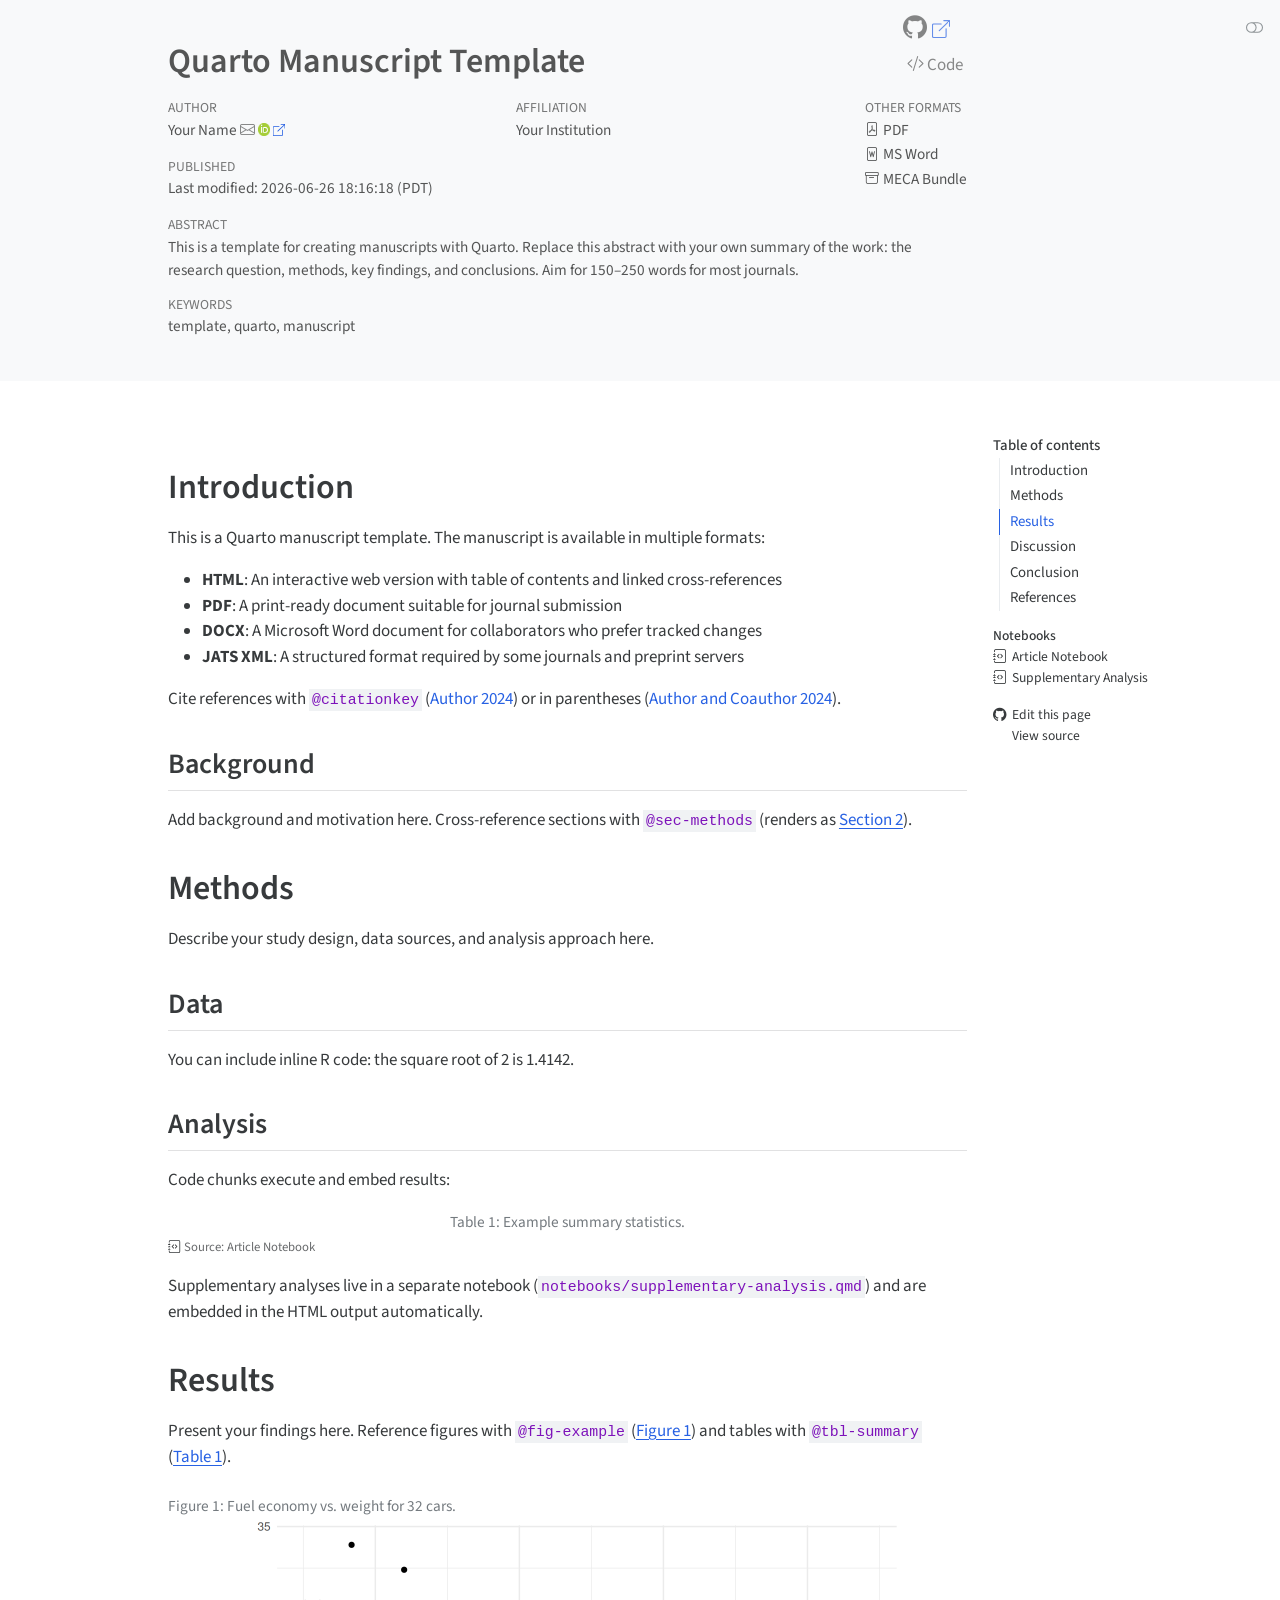
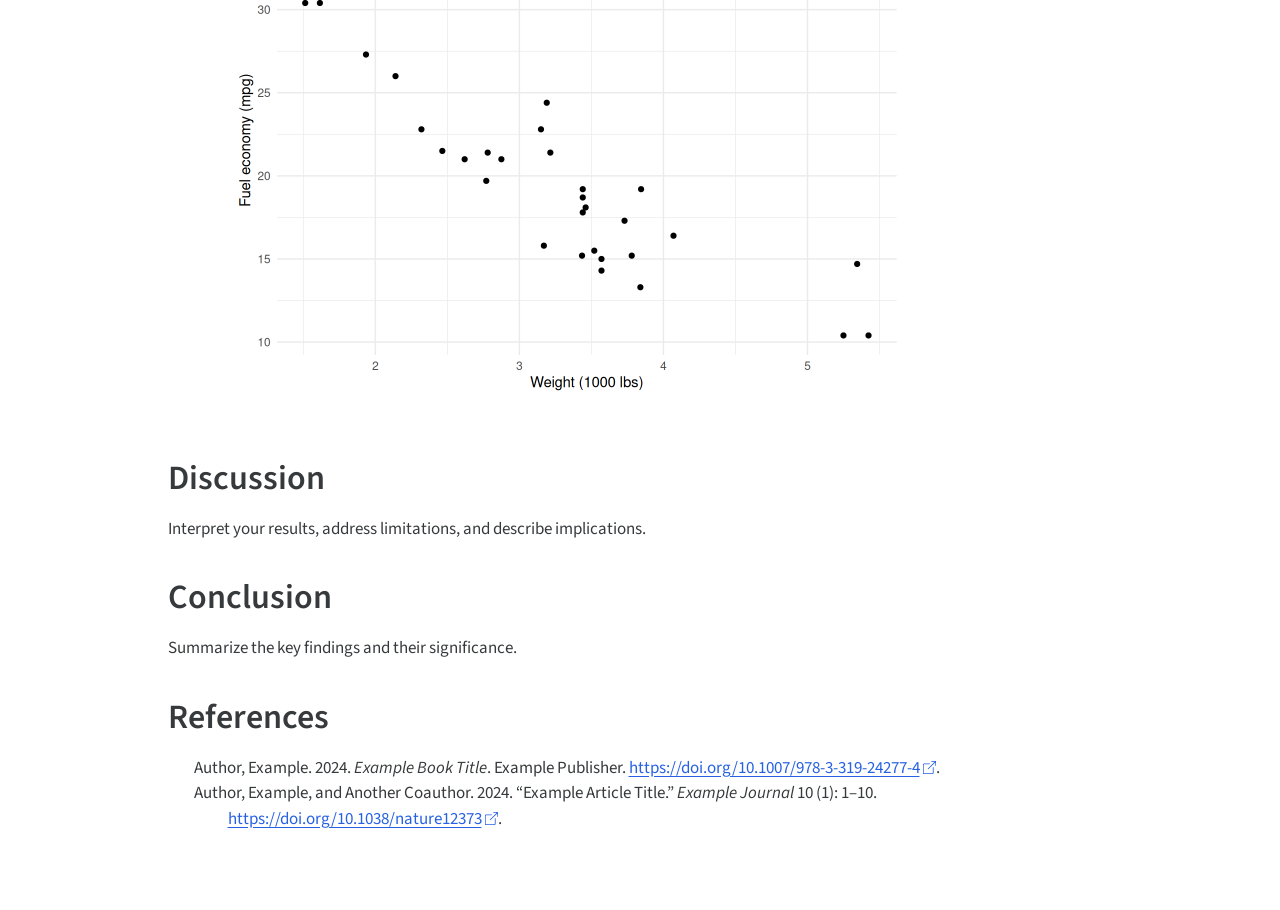
<file: index.html>
<!DOCTYPE html>
<html xmlns="http://www.w3.org/1999/xhtml" lang="en" xml:lang="en"><head>

<meta charset="utf-8">
<meta name="generator" content="quarto-1.9.38">

<meta name="viewport" content="width=device-width, initial-scale=1.0, user-scalable=yes">

<meta name="author" content="Your Name">
<meta name="keywords" content="template, quarto, manuscript">

<title>Quarto Manuscript Template</title>
<style>
/* Default styles provided by pandoc.
** See https://pandoc.org/MANUAL.html#variables-for-html for config info.
*/
code{white-space: pre-wrap;}
span.smallcaps{font-variant: small-caps;}
div.columns{display: flex; gap: min(4vw, 1.5em);}
div.column{flex: auto; overflow-x: auto;}
div.hanging-indent{margin-left: 1.5em; text-indent: -1.5em;}
ul.task-list{list-style: none;}
ul.task-list li input[type="checkbox"] {
  width: 0.8em;
  margin: 0 0.8em 0.2em -1em; /* quarto-specific, see https://github.com/quarto-dev/quarto-cli/issues/4556 */ 
  vertical-align: middle;
}
/* CSS for syntax highlighting */
html { -webkit-text-size-adjust: 100%; }
pre > code.sourceCode { white-space: pre; position: relative; }
pre > code.sourceCode > span { display: inline-block; line-height: 1.25; }
pre > code.sourceCode > span:empty { height: 1.2em; }
.sourceCode { overflow: visible; }
code.sourceCode > span { color: inherit; text-decoration: inherit; }
div.sourceCode { margin: 1em 0; }
pre.sourceCode { margin: 0; }
@media screen {
div.sourceCode { overflow: auto; }
}
@media print {
pre > code.sourceCode { white-space: pre-wrap; }
pre > code.sourceCode > span { text-indent: -5em; padding-left: 5em; }
}
pre.numberSource code
  { counter-reset: source-line 0; }
pre.numberSource code > span
  { position: relative; left: -4em; counter-increment: source-line; }
pre.numberSource code > span > a:first-child::before
  { content: counter(source-line);
    position: relative; left: -1em; text-align: right; vertical-align: baseline;
    border: none; display: inline-block;
    -webkit-touch-callout: none; -webkit-user-select: none;
    -khtml-user-select: none; -moz-user-select: none;
    -ms-user-select: none; user-select: none;
    padding: 0 4px; width: 4em;
  }
pre.numberSource { margin-left: 3em;  padding-left: 4px; }
div.sourceCode
  {   }
@media screen {
pre > code.sourceCode > span > a:first-child::before { text-decoration: underline; }
}
/* CSS for citations */
div.csl-bib-body { }
div.csl-entry {
  clear: both;
}
.hanging-indent div.csl-entry {
  margin-left:2em;
  text-indent:-2em;
}
div.csl-left-margin {
  min-width:2em;
  float:left;
}
div.csl-right-inline {
  margin-left:2em;
  padding-left:1em;
}
div.csl-indent {
  margin-left: 2em;
}</style>


<script src="site_libs/clipboard/clipboard.min.js"></script>
<script src="site_libs/quarto-html/quarto.js" type="module"></script>
<script src="site_libs/quarto-html/tabsets/tabsets.js" type="module"></script>
<script src="site_libs/quarto-html/popper.min.js"></script>
<script src="site_libs/quarto-html/tippy.umd.min.js"></script>
<script src="site_libs/quarto-html/anchor.min.js"></script>
<link href="site_libs/quarto-html/tippy.css" rel="stylesheet">
<link href="site_libs/quarto-html/quarto-syntax-highlighting-c875dbb4c9335aca9cc352e974a4ec92.css" rel="stylesheet" class="quarto-color-scheme" id="quarto-text-highlighting-styles">
<link href="site_libs/quarto-html/quarto-syntax-highlighting-dark-c875dbb4c9335aca9cc352e974a4ec92.css" rel="stylesheet" class="quarto-color-scheme quarto-color-alternate" id="quarto-text-highlighting-styles">
<link href="site_libs/quarto-html/quarto-syntax-highlighting-c875dbb4c9335aca9cc352e974a4ec92.css" rel="stylesheet" class="quarto-color-scheme-extra" id="quarto-text-highlighting-styles">
<script src="site_libs/bootstrap/bootstrap.min.js"></script>
<link href="site_libs/bootstrap/bootstrap-icons.css" rel="stylesheet">
<link href="site_libs/bootstrap/bootstrap-bc018232470c792a21d55ba60b0a0cb7.min.css" rel="stylesheet" append-hash="true" class="quarto-color-scheme" id="quarto-bootstrap" data-mode="light">
<link href="site_libs/bootstrap/bootstrap-dark-ad9184bf8e36a418bfd6f385e3dc18bb.min.css" rel="stylesheet" append-hash="true" class="quarto-color-scheme quarto-color-alternate" id="quarto-bootstrap" data-mode="dark">
<link href="site_libs/bootstrap/bootstrap-bc018232470c792a21d55ba60b0a0cb7.min.css" rel="stylesheet" append-hash="true" class="quarto-color-scheme-extra" id="quarto-bootstrap" data-mode="light">
<script src="site_libs/quarto-contrib/glightbox/glightbox.min.js"></script>
<link href="site_libs/quarto-contrib/glightbox/glightbox.min.css" rel="stylesheet">
<link href="site_libs/quarto-contrib/glightbox/lightbox.css" rel="stylesheet">
<link href="site_libs/pagedtable-1.1/css/pagedtable.css" rel="stylesheet">
<script src="site_libs/pagedtable-1.1/js/pagedtable.js"></script>
<style>
div.callout-proof.callout {
  border-left-color: #37474F;
}
div.callout-proof.callout-style-default .callout-header {
  background-color: rgba(55, 71, 79, 0.13);
}
div.callout-proof .callout-toggle::before {  background-image: url('data:image/svg+xml,<svg xmlns="http://www.w3.org/2000/svg" width="16" height="16" fill="rgb(33, 37, 41)" class="bi bi-chevron-down" viewBox="0 0 16 16"><path fill-rule="evenodd" d="M1.646 4.646a.5.5 0 0 1 .708 0L8 10.293l5.646-5.647a.5.5 0 0 1 .708.708l-6 6a.5.5 0 0 1-.708 0l-6-6a.5.5 0 0 1 0-.708z"/></svg>');}
div.callout-proof.callout-style-default .callout-icon::before, div.callout-proof.callout-titled .callout-icon::before {
  background-image: url('data:image/svg+xml,<svg xmlns="http://www.w3.org/2000/svg" width="16" height="16" fill="%2337474F" class="bi bi-exclamation-triangle" viewBox="0 0 16 16"><path d="M7.938 2.016A.13.13 0 0 1 8.002 2a.13.13 0 0 1 .063.016.146.146 0 0 1 .054.057l6.857 11.667c.036.06.035.124.002.183a.163.163 0 0 1-.054.06.116.116 0 0 1-.066.017H1.146a.115.115 0 0 1-.066-.017.163.163 0 0 1-.054-.06.176.176 0 0 1 .002-.183L7.884 2.073a.147.147 0 0 1 .054-.057zm1.044-.45a1.13 1.13 0 0 0-1.96 0L.165 13.233c-.457.778.091 1.767.98 1.767h13.713c.889 0 1.438-.99.98-1.767L8.982 1.566z"/></svg>');
}
div.callout-lem.callout {
  border-left-color: #1565C0;
}
div.callout-lem.callout-style-default .callout-header {
  background-color: rgba(21, 101, 192, 0.13);
}
div.callout-lem .callout-toggle::before {  background-image: url('data:image/svg+xml,<svg xmlns="http://www.w3.org/2000/svg" width="16" height="16" fill="rgb(33, 37, 41)" class="bi bi-chevron-down" viewBox="0 0 16 16"><path fill-rule="evenodd" d="M1.646 4.646a.5.5 0 0 1 .708 0L8 10.293l5.646-5.647a.5.5 0 0 1 .708.708l-6 6a.5.5 0 0 1-.708 0l-6-6a.5.5 0 0 1 0-.708z"/></svg>');}
div.callout-lem.callout-style-default .callout-icon::before, div.callout-lem.callout-titled .callout-icon::before {
  background-image: url('data:image/svg+xml,<svg xmlns="http://www.w3.org/2000/svg" width="16" height="16" fill="%231565C0" class="bi bi-exclamation-triangle" viewBox="0 0 16 16"><path d="M7.938 2.016A.13.13 0 0 1 8.002 2a.13.13 0 0 1 .063.016.146.146 0 0 1 .054.057l6.857 11.667c.036.06.035.124.002.183a.163.163 0 0 1-.054.06.116.116 0 0 1-.066.017H1.146a.115.115 0 0 1-.066-.017.163.163 0 0 1-.054-.06.176.176 0 0 1 .002-.183L7.884 2.073a.147.147 0 0 1 .054-.057zm1.044-.45a1.13 1.13 0 0 0-1.96 0L.165 13.233c-.457.778.091 1.767.98 1.767h13.713c.889 0 1.438-.99.98-1.767L8.982 1.566z"/></svg>');
}
div.callout-remark.callout {
  border-left-color: #AD1457;
}
div.callout-remark.callout-style-default .callout-header {
  background-color: rgba(173, 20, 87, 0.13);
}
div.callout-remark .callout-toggle::before {  background-image: url('data:image/svg+xml,<svg xmlns="http://www.w3.org/2000/svg" width="16" height="16" fill="rgb(33, 37, 41)" class="bi bi-chevron-down" viewBox="0 0 16 16"><path fill-rule="evenodd" d="M1.646 4.646a.5.5 0 0 1 .708 0L8 10.293l5.646-5.647a.5.5 0 0 1 .708.708l-6 6a.5.5 0 0 1-.708 0l-6-6a.5.5 0 0 1 0-.708z"/></svg>');}
div.callout-remark.callout-style-default .callout-icon::before, div.callout-remark.callout-titled .callout-icon::before {
  background-image: url('data:image/svg+xml,<svg xmlns="http://www.w3.org/2000/svg" width="16" height="16" fill="%23AD1457" class="bi bi-exclamation-triangle" viewBox="0 0 16 16"><path d="M7.938 2.016A.13.13 0 0 1 8.002 2a.13.13 0 0 1 .063.016.146.146 0 0 1 .054.057l6.857 11.667c.036.06.035.124.002.183a.163.163 0 0 1-.054.06.116.116 0 0 1-.066.017H1.146a.115.115 0 0 1-.066-.017.163.163 0 0 1-.054-.06.176.176 0 0 1 .002-.183L7.884 2.073a.147.147 0 0 1 .054-.057zm1.044-.45a1.13 1.13 0 0 0-1.96 0L.165 13.233c-.457.778.091 1.767.98 1.767h13.713c.889 0 1.438-.99.98-1.767L8.982 1.566z"/></svg>');
}
div.callout-exr.callout {
  border-left-color: #FFA500;
}
div.callout-exr.callout-style-default .callout-header {
  background-color: rgba(255, 165, 0, 0.13);
}
div.callout-exr .callout-toggle::before {  background-image: url('data:image/svg+xml,<svg xmlns="http://www.w3.org/2000/svg" width="16" height="16" fill="rgb(33, 37, 41)" class="bi bi-chevron-down" viewBox="0 0 16 16"><path fill-rule="evenodd" d="M1.646 4.646a.5.5 0 0 1 .708 0L8 10.293l5.646-5.647a.5.5 0 0 1 .708.708l-6 6a.5.5 0 0 1-.708 0l-6-6a.5.5 0 0 1 0-.708z"/></svg>');}
div.callout-exr.callout-style-default .callout-icon::before, div.callout-exr.callout-titled .callout-icon::before {
  background-image: url('data:image/svg+xml,<svg xmlns="http://www.w3.org/2000/svg" width="16" height="16" fill="%23FFA500" class="bi bi-exclamation-triangle" viewBox="0 0 16 16"><path d="M7.938 2.016A.13.13 0 0 1 8.002 2a.13.13 0 0 1 .063.016.146.146 0 0 1 .054.057l6.857 11.667c.036.06.035.124.002.183a.163.163 0 0 1-.054.06.116.116 0 0 1-.066.017H1.146a.115.115 0 0 1-.066-.017.163.163 0 0 1-.054-.06.176.176 0 0 1 .002-.183L7.884 2.073a.147.147 0 0 1 .054-.057zm1.044-.45a1.13 1.13 0 0 0-1.96 0L.165 13.233c-.457.778.091 1.767.98 1.767h13.713c.889 0 1.438-.99.98-1.767L8.982 1.566z"/></svg>');
}
div.callout-prp.callout {
  border-left-color: #827717;
}
div.callout-prp.callout-style-default .callout-header {
  background-color: rgba(130, 119, 23, 0.13);
}
div.callout-prp .callout-toggle::before {  background-image: url('data:image/svg+xml,<svg xmlns="http://www.w3.org/2000/svg" width="16" height="16" fill="rgb(33, 37, 41)" class="bi bi-chevron-down" viewBox="0 0 16 16"><path fill-rule="evenodd" d="M1.646 4.646a.5.5 0 0 1 .708 0L8 10.293l5.646-5.647a.5.5 0 0 1 .708.708l-6 6a.5.5 0 0 1-.708 0l-6-6a.5.5 0 0 1 0-.708z"/></svg>');}
div.callout-prp.callout-style-default .callout-icon::before, div.callout-prp.callout-titled .callout-icon::before {
  background-image: url('data:image/svg+xml,<svg xmlns="http://www.w3.org/2000/svg" width="16" height="16" fill="%23827717" class="bi bi-exclamation-triangle" viewBox="0 0 16 16"><path d="M7.938 2.016A.13.13 0 0 1 8.002 2a.13.13 0 0 1 .063.016.146.146 0 0 1 .054.057l6.857 11.667c.036.06.035.124.002.183a.163.163 0 0 1-.054.06.116.116 0 0 1-.066.017H1.146a.115.115 0 0 1-.066-.017.163.163 0 0 1-.054-.06.176.176 0 0 1 .002-.183L7.884 2.073a.147.147 0 0 1 .054-.057zm1.044-.45a1.13 1.13 0 0 0-1.96 0L.165 13.233c-.457.778.091 1.767.98 1.767h13.713c.889 0 1.438-.99.98-1.767L8.982 1.566z"/></svg>');
}
div.callout-def.callout {
  border-left-color: #1B5E20;
}
div.callout-def.callout-style-default .callout-header {
  background-color: rgba(27, 94, 32, 0.13);
}
div.callout-def .callout-toggle::before {  background-image: url('data:image/svg+xml,<svg xmlns="http://www.w3.org/2000/svg" width="16" height="16" fill="rgb(33, 37, 41)" class="bi bi-chevron-down" viewBox="0 0 16 16"><path fill-rule="evenodd" d="M1.646 4.646a.5.5 0 0 1 .708 0L8 10.293l5.646-5.647a.5.5 0 0 1 .708.708l-6 6a.5.5 0 0 1-.708 0l-6-6a.5.5 0 0 1 0-.708z"/></svg>');}
div.callout-def.callout-style-default .callout-icon::before, div.callout-def.callout-titled .callout-icon::before {
  background-image: url('data:image/svg+xml,<svg xmlns="http://www.w3.org/2000/svg" width="16" height="16" fill="%231B5E20" class="bi bi-exclamation-triangle" viewBox="0 0 16 16"><path d="M7.938 2.016A.13.13 0 0 1 8.002 2a.13.13 0 0 1 .063.016.146.146 0 0 1 .054.057l6.857 11.667c.036.06.035.124.002.183a.163.163 0 0 1-.054.06.116.116 0 0 1-.066.017H1.146a.115.115 0 0 1-.066-.017.163.163 0 0 1-.054-.06.176.176 0 0 1 .002-.183L7.884 2.073a.147.147 0 0 1 .054-.057zm1.044-.45a1.13 1.13 0 0 0-1.96 0L.165 13.233c-.457.778.091 1.767.98 1.767h13.713c.889 0 1.438-.99.98-1.767L8.982 1.566z"/></svg>');
}
div.callout-cnj.callout {
  border-left-color: #558B2F;
}
div.callout-cnj.callout-style-default .callout-header {
  background-color: rgba(85, 139, 47, 0.13);
}
div.callout-cnj .callout-toggle::before {  background-image: url('data:image/svg+xml,<svg xmlns="http://www.w3.org/2000/svg" width="16" height="16" fill="rgb(33, 37, 41)" class="bi bi-chevron-down" viewBox="0 0 16 16"><path fill-rule="evenodd" d="M1.646 4.646a.5.5 0 0 1 .708 0L8 10.293l5.646-5.647a.5.5 0 0 1 .708.708l-6 6a.5.5 0 0 1-.708 0l-6-6a.5.5 0 0 1 0-.708z"/></svg>');}
div.callout-cnj.callout-style-default .callout-icon::before, div.callout-cnj.callout-titled .callout-icon::before {
  background-image: url('data:image/svg+xml,<svg xmlns="http://www.w3.org/2000/svg" width="16" height="16" fill="%23558B2F" class="bi bi-exclamation-triangle" viewBox="0 0 16 16"><path d="M7.938 2.016A.13.13 0 0 1 8.002 2a.13.13 0 0 1 .063.016.146.146 0 0 1 .054.057l6.857 11.667c.036.06.035.124.002.183a.163.163 0 0 1-.054.06.116.116 0 0 1-.066.017H1.146a.115.115 0 0 1-.066-.017.163.163 0 0 1-.054-.06.176.176 0 0 1 .002-.183L7.884 2.073a.147.147 0 0 1 .054-.057zm1.044-.45a1.13 1.13 0 0 0-1.96 0L.165 13.233c-.457.778.091 1.767.98 1.767h13.713c.889 0 1.438-.99.98-1.767L8.982 1.566z"/></svg>');
}
div.callout-cor.callout {
  border-left-color: #00838F;
}
div.callout-cor.callout-style-default .callout-header {
  background-color: rgba(0, 131, 143, 0.13);
}
div.callout-cor .callout-toggle::before {  background-image: url('data:image/svg+xml,<svg xmlns="http://www.w3.org/2000/svg" width="16" height="16" fill="rgb(33, 37, 41)" class="bi bi-chevron-down" viewBox="0 0 16 16"><path fill-rule="evenodd" d="M1.646 4.646a.5.5 0 0 1 .708 0L8 10.293l5.646-5.647a.5.5 0 0 1 .708.708l-6 6a.5.5 0 0 1-.708 0l-6-6a.5.5 0 0 1 0-.708z"/></svg>');}
div.callout-cor.callout-style-default .callout-icon::before, div.callout-cor.callout-titled .callout-icon::before {
  background-image: url('data:image/svg+xml,<svg xmlns="http://www.w3.org/2000/svg" width="16" height="16" fill="%2300838F" class="bi bi-exclamation-triangle" viewBox="0 0 16 16"><path d="M7.938 2.016A.13.13 0 0 1 8.002 2a.13.13 0 0 1 .063.016.146.146 0 0 1 .054.057l6.857 11.667c.036.06.035.124.002.183a.163.163 0 0 1-.054.06.116.116 0 0 1-.066.017H1.146a.115.115 0 0 1-.066-.017.163.163 0 0 1-.054-.06.176.176 0 0 1 .002-.183L7.884 2.073a.147.147 0 0 1 .054-.057zm1.044-.45a1.13 1.13 0 0 0-1.96 0L.165 13.233c-.457.778.091 1.767.98 1.767h13.713c.889 0 1.438-.99.98-1.767L8.982 1.566z"/></svg>');
}
div.callout-exm.callout {
  border-left-color: #6A1B9A;
}
div.callout-exm.callout-style-default .callout-header {
  background-color: rgba(106, 27, 154, 0.13);
}
div.callout-exm .callout-toggle::before {  background-image: url('data:image/svg+xml,<svg xmlns="http://www.w3.org/2000/svg" width="16" height="16" fill="rgb(33, 37, 41)" class="bi bi-chevron-down" viewBox="0 0 16 16"><path fill-rule="evenodd" d="M1.646 4.646a.5.5 0 0 1 .708 0L8 10.293l5.646-5.647a.5.5 0 0 1 .708.708l-6 6a.5.5 0 0 1-.708 0l-6-6a.5.5 0 0 1 0-.708z"/></svg>');}
div.callout-exm.callout-style-default .callout-icon::before, div.callout-exm.callout-titled .callout-icon::before {
  background-image: url('data:image/svg+xml,<svg xmlns="http://www.w3.org/2000/svg" width="16" height="16" fill="%236A1B9A" class="bi bi-exclamation-triangle" viewBox="0 0 16 16"><path d="M7.938 2.016A.13.13 0 0 1 8.002 2a.13.13 0 0 1 .063.016.146.146 0 0 1 .054.057l6.857 11.667c.036.06.035.124.002.183a.163.163 0 0 1-.054.06.116.116 0 0 1-.066.017H1.146a.115.115 0 0 1-.066-.017.163.163 0 0 1-.054-.06.176.176 0 0 1 .002-.183L7.884 2.073a.147.147 0 0 1 .054-.057zm1.044-.45a1.13 1.13 0 0 0-1.96 0L.165 13.233c-.457.778.091 1.767.98 1.767h13.713c.889 0 1.438-.99.98-1.767L8.982 1.566z"/></svg>');
}
div.callout-solution.callout {
  border-left-color: #4E342E;
}
div.callout-solution.callout-style-default .callout-header {
  background-color: rgba(78, 52, 46, 0.13);
}
div.callout-solution .callout-toggle::before {  background-image: url('data:image/svg+xml,<svg xmlns="http://www.w3.org/2000/svg" width="16" height="16" fill="rgb(33, 37, 41)" class="bi bi-chevron-down" viewBox="0 0 16 16"><path fill-rule="evenodd" d="M1.646 4.646a.5.5 0 0 1 .708 0L8 10.293l5.646-5.647a.5.5 0 0 1 .708.708l-6 6a.5.5 0 0 1-.708 0l-6-6a.5.5 0 0 1 0-.708z"/></svg>');}
div.callout-solution.callout-style-default .callout-icon::before, div.callout-solution.callout-titled .callout-icon::before {
  background-image: url('data:image/svg+xml,<svg xmlns="http://www.w3.org/2000/svg" width="16" height="16" fill="%234E342E" class="bi bi-exclamation-triangle" viewBox="0 0 16 16"><path d="M7.938 2.016A.13.13 0 0 1 8.002 2a.13.13 0 0 1 .063.016.146.146 0 0 1 .054.057l6.857 11.667c.036.06.035.124.002.183a.163.163 0 0 1-.054.06.116.116 0 0 1-.066.017H1.146a.115.115 0 0 1-.066-.017.163.163 0 0 1-.054-.06.176.176 0 0 1 .002-.183L7.884 2.073a.147.147 0 0 1 .054-.057zm1.044-.45a1.13 1.13 0 0 0-1.96 0L.165 13.233c-.457.778.091 1.767.98 1.767h13.713c.889 0 1.438-.99.98-1.767L8.982 1.566z"/></svg>');
}
</style>


<link rel="stylesheet" href="styles.css">
<meta name="citation_title" content="Quarto Manuscript Template">
<meta name="citation_abstract" content="This is a template for creating manuscripts with Quarto. Replace this
abstract with your own summary of the work: the research question,
methods, key findings, and conclusions. Aim for 150--250 words for
most journals.
">
<meta name="citation_keywords" content="template,quarto,manuscript">
<meta name="citation_author" content="Your Name">
<meta name="citation_publication_date" content="2026-06-26">
<meta name="citation_cover_date" content="2026-06-26">
<meta name="citation_year" content="2026">
<meta name="citation_online_date" content="2026-06-26">
<meta name="citation_language" content="en">
<meta name="citation_reference" content="citation_title=Example book title;,citation_author=Example Author;,citation_publication_date=2024;,citation_cover_date=2024;,citation_year=2024;,citation_doi=10.1007/978-3-319-24277-4;">
<meta name="citation_reference" content="citation_title=Example article title;,citation_author=Example Author;,citation_author=Another Coauthor;,citation_publication_date=2024;,citation_cover_date=2024;,citation_year=2024;,citation_issue=1;,citation_doi=10.1038/nature12373;,citation_volume=10;,citation_journal_title=Example Journal;,citation_publisher=Example Publisher;">
</head>

<body class="quarto-light"><script id="quarto-html-before-body" type="application/javascript">
    const toggleBodyColorMode = (bsSheetEl) => {
      const mode = bsSheetEl.getAttribute("data-mode");
      const bodyEl = window.document.querySelector("body");
      if (mode === "dark") {
        bodyEl.classList.add("quarto-dark");
        bodyEl.classList.remove("quarto-light");
      } else {
        bodyEl.classList.add("quarto-light");
        bodyEl.classList.remove("quarto-dark");
      }
    }
    const toggleBodyColorPrimary = () => {
      const bsSheetEl = window.document.querySelector("link#quarto-bootstrap:not([rel=disabled-stylesheet])");
      if (bsSheetEl) {
        toggleBodyColorMode(bsSheetEl);
      }
    }
    const setColorSchemeToggle = (alternate) => {
      const toggles = window.document.querySelectorAll('.quarto-color-scheme-toggle');
      for (let i=0; i < toggles.length; i++) {
        const toggle = toggles[i];
        if (toggle) {
          if (alternate) {
            toggle.classList.add("alternate");
          } else {
            toggle.classList.remove("alternate");
          }
        }
      }
    };
    const toggleColorMode = (alternate) => {
      // Switch the stylesheets
      const primaryStylesheets = window.document.querySelectorAll('link.quarto-color-scheme:not(.quarto-color-alternate)');
      const alternateStylesheets = window.document.querySelectorAll('link.quarto-color-scheme.quarto-color-alternate');
      manageTransitions('#quarto-margin-sidebar .nav-link', false);
      if (alternate) {
        // note: dark is layered on light, we don't disable primary!
        enableStylesheet(alternateStylesheets);
        for (const sheetNode of alternateStylesheets) {
          if (sheetNode.id === "quarto-bootstrap") {
            toggleBodyColorMode(sheetNode);
          }
        }
      } else {
        disableStylesheet(alternateStylesheets);
        enableStylesheet(primaryStylesheets)
        toggleBodyColorPrimary();
      }
      manageTransitions('#quarto-margin-sidebar .nav-link', true);
      // Switch the toggles
      setColorSchemeToggle(alternate)
      // Hack to workaround the fact that safari doesn't
      // properly recolor the scrollbar when toggling (#1455)
      if (navigator.userAgent.indexOf('Safari') > 0 && navigator.userAgent.indexOf('Chrome') == -1) {
        manageTransitions("body", false);
        window.scrollTo(0, 1);
        setTimeout(() => {
          window.scrollTo(0, 0);
          manageTransitions("body", true);
        }, 40);
      }
    }
    const disableStylesheet = (stylesheets) => {
      for (let i=0; i < stylesheets.length; i++) {
        const stylesheet = stylesheets[i];
        stylesheet.rel = 'disabled-stylesheet';
      }
    }
    const enableStylesheet = (stylesheets) => {
      for (let i=0; i < stylesheets.length; i++) {
        const stylesheet = stylesheets[i];
        if(stylesheet.rel !== 'stylesheet') { // for Chrome, which will still FOUC without this check
          stylesheet.rel = 'stylesheet';
        }
      }
    }
    const manageTransitions = (selector, allowTransitions) => {
      const els = window.document.querySelectorAll(selector);
      for (let i=0; i < els.length; i++) {
        const el = els[i];
        if (allowTransitions) {
          el.classList.remove('notransition');
        } else {
          el.classList.add('notransition');
        }
      }
    }
    const isFileUrl = () => {
      return window.location.protocol === 'file:';
    }
    const hasAlternateSentinel = () => {
      let styleSentinel = getColorSchemeSentinel();
      if (styleSentinel !== null) {
        return styleSentinel === "alternate";
      } else {
        return false;
      }
    }
    const setStyleSentinel = (alternate) => {
      const value = alternate ? "alternate" : "default";
      if (!isFileUrl()) {
        window.localStorage.setItem("quarto-color-scheme", value);
      } else {
        localAlternateSentinel = value;
      }
    }
    const getColorSchemeSentinel = () => {
      if (!isFileUrl()) {
        const storageValue = window.localStorage.getItem("quarto-color-scheme");
        return storageValue != null ? storageValue : localAlternateSentinel;
      } else {
        return localAlternateSentinel;
      }
    }
    const toggleGiscusIfUsed = (isAlternate, darkModeDefault) => {
      const baseTheme = document.querySelector('#giscus-base-theme')?.value ?? 'light';
      const alternateTheme = document.querySelector('#giscus-alt-theme')?.value ?? 'dark';
      let newTheme = '';
      if(authorPrefersDark) {
        newTheme = isAlternate ? baseTheme : alternateTheme;
      } else {
        newTheme = isAlternate ? alternateTheme : baseTheme;
      }
      const changeGiscusTheme = () => {
        // From: https://github.com/giscus/giscus/issues/336
        const sendMessage = (message) => {
          const iframe = document.querySelector('iframe.giscus-frame');
          if (!iframe) return;
          iframe.contentWindow.postMessage({ giscus: message }, 'https://giscus.app');
        }
        sendMessage({
          setConfig: {
            theme: newTheme
          }
        });
      }
      const isGiscussLoaded = window.document.querySelector('iframe.giscus-frame') !== null;
      if (isGiscussLoaded) {
        changeGiscusTheme();
      }
    };
    const authorPrefersDark = false;
    const darkModeDefault = authorPrefersDark;
      document.querySelector('link#quarto-text-highlighting-styles.quarto-color-scheme-extra').rel = 'disabled-stylesheet';
      document.querySelector('link#quarto-bootstrap.quarto-color-scheme-extra').rel = 'disabled-stylesheet';
    let localAlternateSentinel = darkModeDefault ? 'alternate' : 'default';
    // Dark / light mode switch
    window.quartoToggleColorScheme = () => {
      // Read the current dark / light value
      let toAlternate = !hasAlternateSentinel();
      toggleColorMode(toAlternate);
      setStyleSentinel(toAlternate);
      toggleGiscusIfUsed(toAlternate, darkModeDefault);
      window.dispatchEvent(new Event('resize'));
    };
    // Switch to dark mode if need be
    if (hasAlternateSentinel()) {
      toggleColorMode(true);
    } else {
      toggleColorMode(false);
    }
  </script>

<header id="title-block-header" class="quarto-title-block default page-columns page-full">
  <div class="quarto-title-banner page-columns page-full">
    <div class="quarto-title column-body">
      <div class="quarto-title-block"><div><h1 class="title">Quarto Manuscript Template</h1><button type="button" class="btn code-tools-button" id="quarto-code-tools-source"><i class="bi"></i> Code</button></div></div>
          </div>

    
    <div class="quarto-title-meta-container">
      <div class="quarto-title-meta-column-start">
            <div class="quarto-title-meta-author">
          <div class="quarto-title-meta-heading">Author</div>
          <div class="quarto-title-meta-heading">Affiliation</div>
          
                <div class="quarto-title-meta-contents">
            <p class="author">Your Name <a href="mailto:your.email@example.com" class="quarto-title-author-email"><i class="bi bi-envelope"></i></a> <a href="https://orcid.org/0000-0000-0000-0000" class="quarto-title-author-orcid"> <img src="[data-uri]"></a></p>
          </div>
                <div class="quarto-title-meta-contents">
                    <p class="affiliation">
                        Your Institution
                      </p>
                  </div>
                    </div>
        
        <div class="quarto-title-meta">

                      
                <div>
            <div class="quarto-title-meta-heading">Published</div>
            <div class="quarto-title-meta-contents">
              <p class="date">Last modified: 2026-06-26 18:16:18 (PDT)</p>
            </div>
          </div>
          
                
              </div>
      </div>
      <div class="quarto-title-meta-column-end quarto-other-formats-target">
      <div class="quarto-alternate-formats"><div class="quarto-title-meta-heading">Other Formats</div><div class="quarto-title-meta-contents"><p><a href="index.pdf"><i class="bi bi-file-pdf"></i>PDF</a></p></div><div class="quarto-title-meta-contents"><p><a href="index.docx"><i class="bi bi-file-word"></i>MS Word</a></p></div><div class="quarto-title-meta-contents"><p><a href="index-meca.zip" data-meca-link="true"><i class="bi bi-archive"></i>MECA Bundle</a></p></div></div></div>
    </div>

    <div>
      <div class="abstract">
        <div class="block-title">Abstract</div>
        <p>This is a template for creating manuscripts with Quarto. Replace this abstract with your own summary of the work: the research question, methods, key findings, and conclusions. Aim for 150–250 words for most journals.</p>
      </div>
    </div>

    <div>
      <div class="keywords">
        <div class="block-title">Keywords</div>
        <p>template, quarto, manuscript</p>
      </div>
    </div>

    <div class="quarto-other-links-text-target">
    </div>  </div>
</header><div id="quarto-content" class="page-columns page-rows-contents page-layout-article">
<div id="quarto-margin-sidebar" class="sidebar margin-sidebar">
  <nav id="TOC" role="doc-toc" class="toc-active">
    <h2 id="toc-title">Table of contents</h2>
   
  <ul>
  <li><a href="#sec-intro" id="toc-sec-intro" class="nav-link active" data-scroll-target="#sec-intro">Introduction</a>
  <ul class="collapse">
  <li><a href="#background" id="toc-background" class="nav-link" data-scroll-target="#background">Background</a></li>
  </ul></li>
  <li><a href="#sec-methods" id="toc-sec-methods" class="nav-link" data-scroll-target="#sec-methods">Methods</a>
  <ul class="collapse">
  <li><a href="#data" id="toc-data" class="nav-link" data-scroll-target="#data">Data</a></li>
  <li><a href="#analysis" id="toc-analysis" class="nav-link" data-scroll-target="#analysis">Analysis</a></li>
  </ul></li>
  <li><a href="#sec-results" id="toc-sec-results" class="nav-link" data-scroll-target="#sec-results">Results</a></li>
  <li><a href="#sec-discussion" id="toc-sec-discussion" class="nav-link" data-scroll-target="#sec-discussion">Discussion</a></li>
  <li><a href="#sec-conclusion" id="toc-sec-conclusion" class="nav-link" data-scroll-target="#sec-conclusion">Conclusion</a></li>
  <li><a href="#references" id="toc-references" class="nav-link" data-scroll-target="#references">References</a></li>
  </ul>
<div class="quarto-alternate-notebooks"><h2>Notebooks</h2><ul><li><a href="index-preview.html"><i class="bi bi-journal-code"></i>Article Notebook</a></li><li><a href="notebooks/supplementary-analysis-preview.html"><i class="bi bi-journal-code"></i>Supplementary Analysis</a></li></ul></div></nav>
</div>
<main class="content quarto-banner-title-block" id="quarto-document-content">




  


<section id="sec-intro" class="level1">
<h1>Introduction</h1>
<p>This is a Quarto manuscript template. The manuscript is available in multiple formats:</p>
<ul>
<li><strong>HTML</strong>: An interactive web version with table of contents and linked cross-references</li>
<li><strong>PDF</strong>: A print-ready document suitable for journal submission</li>
<li><strong>DOCX</strong>: A Microsoft Word document for collaborators who prefer tracked changes</li>
<li><strong>JATS XML</strong>: A structured format required by some journals and preprint servers</li>
</ul>
<p>Cite references with <code>@citationkey</code> <span class="citation" data-cites="example2024">(<a href="#ref-example2024" role="doc-biblioref">Author 2024</a>)</span> or in parentheses <span class="citation" data-cites="example-article2024">(<a href="#ref-example-article2024" role="doc-biblioref">Author and Coauthor 2024</a>)</span>.</p>
<section id="background" class="level2">
<h2 class="anchored" data-anchor-id="background">Background</h2>
<p>Add background and motivation here. Cross-reference sections with <code>@sec-methods</code> (renders as <a href="#sec-methods" class="quarto-xref">Section&nbsp;2</a>).</p>
</section>
</section>
<section id="sec-methods" class="level1">
<h1>Methods</h1>
<p>Describe your study design, data sources, and analysis approach here.</p>
<section id="data" class="level2">
<h2 class="anchored" data-anchor-id="data">Data</h2>
<p>You can include inline R code: the square root of 2 is 1.4142.</p>
</section>
<section id="analysis" class="level2">
<h2 class="anchored" data-anchor-id="analysis">Analysis</h2>
<p>Code chunks execute and embed results:</p>
<div id="tbl-summary" class="cell quarto-float quarto-figure quarto-figure-center anchored">
<figure class="quarto-float quarto-float-tbl figure">
<figcaption class="quarto-float-caption-top quarto-float-caption quarto-float-tbl" id="tbl-summary-caption-0ceaefa1-69ba-4598-a22c-09a6ac19f8ca">
Table&nbsp;1: Example summary statistics.
</figcaption>
<div aria-describedby="tbl-summary-caption-0ceaefa1-69ba-4598-a22c-09a6ac19f8ca">
<div>

</div>
</div>
</figure>
<a class="quarto-notebook-link" id="nblink-1" href="index-preview.html#tbl-summary">Source: Article Notebook</a></div>
<p>Supplementary analyses live in a separate notebook (<code>notebooks/supplementary-analysis.qmd</code>) and are embedded in the HTML output automatically.</p>
</section>
</section>
<section id="sec-results" class="level1">
<h1>Results</h1>
<p>Present your findings here. Reference figures with <code>@fig-example</code> (<a href="#fig-example" class="quarto-xref">Figure&nbsp;1</a>) and tables with <code>@tbl-summary</code> (<a href="#tbl-summary" class="quarto-xref">Table&nbsp;1</a>).</p>
<div id="cell-fig-example" class="cell">
<div class="cell-output-display">
<div id="fig-example" class="quarto-float quarto-figure quarto-figure-center anchored" alt="Scatter plot showing a negative relationship between car weight (x-axis) and fuel economy in miles per gallon (y-axis).">
<figure class="quarto-float quarto-float-fig figure">
<figcaption class="quarto-float-caption-top quarto-float-caption quarto-float-fig" id="fig-example-caption-0ceaefa1-69ba-4598-a22c-09a6ac19f8ca">
Figure&nbsp;1: Fuel economy vs.&nbsp;weight for 32 cars.
</figcaption>
<div aria-describedby="fig-example-caption-0ceaefa1-69ba-4598-a22c-09a6ac19f8ca">
<a href="index_files/figure-html/fig-example-1.png" class="lightbox" data-gallery="quarto-lightbox-gallery-1" title="Figure&nbsp;1: Fuel economy vs.&nbsp;weight for 32 cars."><img src="index_files/figure-html/fig-example-1.png" class="img-fluid figure-img" alt="Scatter plot showing a negative relationship between car weight (x-axis) and fuel economy in miles per gallon (y-axis)." width="672"></a>
</div>
</figure>
</div>
</div>
</div>
</section>
<section id="sec-discussion" class="level1">
<h1>Discussion</h1>
<p>Interpret your results, address limitations, and describe implications.</p>
</section>
<section id="sec-conclusion" class="level1">
<h1>Conclusion</h1>
<p>Summarize the key findings and their significance.</p>
</section>
<section id="references" class="level1 unnumbered">
<h1 class="unnumbered">References</h1>
<div id="refs" class="references csl-bib-body hanging-indent" role="list">
<div id="ref-example2024" class="csl-entry" role="listitem">
Author, Example. 2024. <em>Example Book Title</em>. Example Publisher. <a href="https://doi.org/10.1007/978-3-319-24277-4">https://doi.org/10.1007/978-3-319-24277-4</a>.
</div>
<div id="ref-example-article2024" class="csl-entry" role="listitem">
Author, Example, and Another Coauthor. 2024. <span>“Example Article Title.”</span> <em>Example Journal</em> 10 (1): 1–10. <a href="https://doi.org/10.1038/nature12373">https://doi.org/10.1038/nature12373</a>.
</div>
</div>
<!-- -->

<script>
const theoremLikeClasses = new Set([
  "thm",
  "theorem",
  "lem",
  "lemma",
  "cor",
  "corollary",
  "prp",
  "proposition",
  "cnj",
  "conjecture",
  "def",
  "definition",
  "exm",
  "example",
  "exr",
  "exercise",
  "proof",
  "remark",
  "solution"
]);
const inlineAnchorSeparator = "\u00A0";
const maxAnchorRetryAttempts = 5;
const anchorRetryDelayMs = 50;

const isTheoremLikeDiv = (div) =>
  Array.from(div.classList).some((className) => theoremLikeClasses.has(className));

const addTheoremLikeDivAnchors = () => {
  for (const theoremDiv of window.document.querySelectorAll("div[id]")) {
    if (!isTheoremLikeDiv(theoremDiv)) {
      continue;
    }

    if (!theoremDiv.classList.contains("anchored")) {
      theoremDiv.classList.add("anchored");
    }

    if (!theoremDiv.dataset.anchorId) {
      theoremDiv.dataset.anchorId = theoremDiv.id;
    }
  }
};

const ensureSectionHeadingAnchorAttributes = () => {
  for (const sectionHeading of window.document.querySelectorAll(
    "section[id] > h1, section[id] > h2, section[id] > h3, section[id] > h4, section[id] > h5, section[id] > h6"
  )) {
    if (!sectionHeading.classList.contains("anchored")) {
      sectionHeading.classList.add("anchored");
    }

    if (!sectionHeading.dataset.anchorId) {
      sectionHeading.dataset.anchorId = sectionHeading.parentElement.id;
    }
  }
};

const normalizeInternalAnchorLinkIcons = () => {
  for (const link of window.document.querySelectorAll(
    "a.anchorjs-link, a.quarto-xref"
  )) {
    if (link.classList.contains("quarto-xref")) {
      link.classList.add("no-external");
      link.classList.remove("external");
      continue;
    }

    const href = link.getAttribute("href") || "";
    if (!href.startsWith("#")) {
      continue;
    }

    link.classList.add("no-external");
    link.classList.remove("external");
  }
};

const moveTheoremDivAnchorsInline = () => {
  let hasPendingAnchors = false;

  for (const theoremDiv of window.document.querySelectorAll("div[id]")) {
    if (!isTheoremLikeDiv(theoremDiv)) {
      continue;
    }

    const theoremTitle = theoremDiv.querySelector(".theorem-title");
    if (!theoremTitle) {
      continue;
    }

    const anchorLink = Array.from(
      theoremDiv.querySelectorAll("a.anchorjs-link")
    ).find((link) => {
      const href = link.getAttribute("href") || "";
      return href === `#${theoremDiv.id}` || href.endsWith(`#${theoremDiv.id}`);
    });

    if (anchorLink && anchorLink.parentElement === theoremTitle) {
      continue;
    }

    if (!anchorLink) {
      hasPendingAnchors = true;
      continue;
    }

    anchorLink.classList.remove("external");
    theoremTitle.append(inlineAnchorSeparator);
    theoremTitle.append(anchorLink);
  }

  return hasPendingAnchors;
};

const moveTheoremDivAnchorsInlineWithRetry = (
  attemptsRemaining = maxAnchorRetryAttempts
) => {
  const hasPendingAnchors = moveTheoremDivAnchorsInline();
  if (hasPendingAnchors && attemptsRemaining > 0) {
    window.setTimeout(() => {
      moveTheoremDivAnchorsInlineWithRetry(attemptsRemaining - 1);
    }, anchorRetryDelayMs);
  }
};

if (window.document.readyState === "loading") {
  window.document.addEventListener("DOMContentLoaded", () => {
    addTheoremLikeDivAnchors();
    ensureSectionHeadingAnchorAttributes();
    normalizeInternalAnchorLinkIcons();
    moveTheoremDivAnchorsInlineWithRetry();
  });
} else {
  addTheoremLikeDivAnchors();
  ensureSectionHeadingAnchorAttributes();
  normalizeInternalAnchorLinkIcons();
  moveTheoremDivAnchorsInlineWithRetry();
}

window.addEventListener("load", () => {
  normalizeInternalAnchorLinkIcons();
  moveTheoremDivAnchorsInlineWithRetry();
});
</script>

<script>
const defaultAnchorIconFallback = "#";

function getDefaultAnchorTemplate() {
  const defaultAnchor = document.querySelector("a.anchorjs-link[data-anchorjs-icon]");
  if (!defaultAnchor) {
    return null;
  }

  return {
    icon: defaultAnchor.getAttribute("data-anchorjs-icon"),
    style: defaultAnchor.getAttribute("style")
  };
}

function alignEquationAnchorWithDefault(anchor, template) {
  if (!anchor) {
    return;
  }

  anchor.classList.remove("external");

  if (template && template.icon) {
    anchor.setAttribute("data-anchorjs-icon", template.icon);
    anchor.textContent = "";
  } else if (!anchor.textContent) {
    anchor.textContent = defaultAnchorIconFallback;
  }

  if (template && template.style) {
    anchor.setAttribute("style", template.style);
  } else {
    anchor.removeAttribute("style");
  }
}

function alignEquationAnchorsWithDefault() {
  const template = getDefaultAnchorTemplate();
  document.querySelectorAll("a.equation-anchor").forEach(function (anchor) {
    alignEquationAnchorWithDefault(anchor, template);
  });
}

document.addEventListener("DOMContentLoaded", function () {
  const equations = document.querySelectorAll("span[id^='eq-']");
  equations.forEach(function (equation) {
    if (equation.querySelector(".equation-anchor")) {
      return;
    }

    if (!equation.querySelector(".math.display")) {
      return;
    }

    const id = equation.getAttribute("id");
    if (!id) {
      return;
    }

    equation.classList.add("equation-anchor-target");

    const anchor = document.createElement("a");
    anchor.className = "equation-anchor anchorjs-link";
    anchor.href = "#" + id;
    anchor.setAttribute("aria-label", "Permalink to this equation");
    equation.appendChild(anchor);
  });

  alignEquationAnchorsWithDefault();
});

window.addEventListener("load", alignEquationAnchorsWithDefault);
</script>

<script>
(function () {
  function inject() {
    // toc-actions appended to the TOC nav
    var toc = document.querySelector("nav#TOC");
    if (toc) {
      var el = document.createElement("div");
      el.className = "toc-actions";
      el.innerHTML = "<ul><li><a href=\"https://github.com/d-morrison/qmt/edit/main/index.qmd\" class=\"toc-action\"><i class=\"bi bi-github\"></i>Edit this page</a></li><li><a href=\"https://github.com/d-morrison/qmt/blob/main/index.qmd\" class=\"toc-action\"><i class=\"bi empty\"></i>View source</a></li></ul>";
      toc.appendChild(el);
    }
    // GitHub icon in the title banner
    var banner = document.querySelector(".quarto-title-banner");
    if (banner && !banner.querySelector(".quarto-repo-link")) {
      banner.style.position = "relative";
      var a = document.createElement("a");
      a.href = "https://github.com/d-morrison/qmt";
      a.className = "quarto-repo-link";
      a.setAttribute("aria-label", "GitHub repository");
      a.style.cssText =
        "position:absolute;top:1rem;right:1rem;color:inherit;" +
        "opacity:0.7;font-size:1.4rem;text-decoration:none;line-height:1;";
      a.innerHTML = '<i class="bi bi-github"></i>';
      banner.appendChild(a);
    }
  }
  if (document.readyState === "loading") {
    document.addEventListener("DOMContentLoaded", inject);
  } else {
    inject();
  }
})();
</script>
</section>

</main>
<!-- /main column -->
<script id="quarto-html-after-body" type="application/javascript">
  window.document.addEventListener("DOMContentLoaded", function (event) {
    // Ensure there is a toggle, if there isn't float one in the top right
    if (window.document.querySelector('.quarto-color-scheme-toggle') === null) {
      const a = window.document.createElement('a');
      a.classList.add('top-right');
      a.classList.add('quarto-color-scheme-toggle');
      a.href = "";
      a.onclick = function() { try { window.quartoToggleColorScheme(); } catch {} return false; };
      const i = window.document.createElement("i");
      i.classList.add('bi');
      a.appendChild(i);
      window.document.body.appendChild(a);
    }
    setColorSchemeToggle(hasAlternateSentinel())
    const icon = "";
    const anchorJS = new window.AnchorJS();
    anchorJS.options = {
      placement: 'right',
      icon: icon
    };
    anchorJS.add('.anchored');
    const isCodeAnnotation = (el) => {
      for (const clz of el.classList) {
        if (clz.startsWith('code-annotation-')) {                     
          return true;
        }
      }
      return false;
    }
    const onCopySuccess = function(e) {
      // button target
      const button = e.trigger;
      // don't keep focus
      button.blur();
      // flash "checked"
      button.classList.add('code-copy-button-checked');
      var currentTitle = button.getAttribute("title");
      button.setAttribute("title", "Copied!");
      let tooltip;
      if (window.bootstrap) {
        button.setAttribute("data-bs-toggle", "tooltip");
        button.setAttribute("data-bs-placement", "left");
        button.setAttribute("data-bs-title", "Copied!");
        tooltip = new bootstrap.Tooltip(button, 
          { trigger: "manual", 
            customClass: "code-copy-button-tooltip",
            offset: [0, -8]});
        tooltip.show();    
      }
      setTimeout(function() {
        if (tooltip) {
          tooltip.hide();
          button.removeAttribute("data-bs-title");
          button.removeAttribute("data-bs-toggle");
          button.removeAttribute("data-bs-placement");
        }
        button.setAttribute("title", currentTitle);
        button.classList.remove('code-copy-button-checked');
      }, 1000);
      // clear code selection
      e.clearSelection();
    }
    const getTextToCopy = function(trigger) {
      const outerScaffold = trigger.parentElement.cloneNode(true);
      const codeEl = outerScaffold.querySelector('code');
      for (const childEl of codeEl.children) {
        if (isCodeAnnotation(childEl)) {
          childEl.remove();
        }
      }
      return codeEl.innerText;
    }
    const clipboard = new window.ClipboardJS('.code-copy-button:not([data-in-quarto-modal])', {
      text: getTextToCopy
    });
    clipboard.on('success', onCopySuccess);
    if (window.document.getElementById('quarto-embedded-source-code-modal')) {
      const clipboardModal = new window.ClipboardJS('.code-copy-button[data-in-quarto-modal]', {
        text: getTextToCopy,
        container: window.document.getElementById('quarto-embedded-source-code-modal')
      });
      clipboardModal.on('success', onCopySuccess);
    }
    const viewSource = window.document.getElementById('quarto-view-source') ||
                       window.document.getElementById('quarto-code-tools-source');
    if (viewSource) {
      const sourceUrl = viewSource.getAttribute("data-quarto-source-url");
      viewSource.addEventListener("click", function(e) {
        if (sourceUrl) {
          // rstudio viewer pane
          if (/\bcapabilities=\b/.test(window.location)) {
            window.open(sourceUrl);
          } else {
            window.location.href = sourceUrl;
          }
        } else {
          const modal = new bootstrap.Modal(document.getElementById('quarto-embedded-source-code-modal'));
          modal.show();
        }
        return false;
      });
    }
    function toggleCodeHandler(show) {
      return function(e) {
        const detailsSrc = window.document.querySelectorAll(".cell > details > .sourceCode");
        for (let i=0; i<detailsSrc.length; i++) {
          const details = detailsSrc[i].parentElement;
          if (show) {
            details.open = true;
          } else {
            details.removeAttribute("open");
          }
        }
        const cellCodeDivs = window.document.querySelectorAll(".cell > .sourceCode");
        const fromCls = show ? "hidden" : "unhidden";
        const toCls = show ? "unhidden" : "hidden";
        for (let i=0; i<cellCodeDivs.length; i++) {
          const codeDiv = cellCodeDivs[i];
          if (codeDiv.classList.contains(fromCls)) {
            codeDiv.classList.remove(fromCls);
            codeDiv.classList.add(toCls);
          } 
        }
        return false;
      }
    }
    const hideAllCode = window.document.getElementById("quarto-hide-all-code");
    if (hideAllCode) {
      hideAllCode.addEventListener("click", toggleCodeHandler(false));
    }
    const showAllCode = window.document.getElementById("quarto-show-all-code");
    if (showAllCode) {
      showAllCode.addEventListener("click", toggleCodeHandler(true));
    }
      var localhostRegex = new RegExp(/^(?:http|https):\/\/localhost\:?[0-9]*\//);
      var mailtoRegex = new RegExp(/^mailto:/);
        var filterRegex = new RegExp('/' + window.location.host + '/');
      var isInternal = (href) => {
          return filterRegex.test(href) || localhostRegex.test(href) || mailtoRegex.test(href);
      }
      // Inspect non-navigation links and adorn them if external
     var links = window.document.querySelectorAll('a[href]:not(.nav-link):not(.navbar-brand):not(.toc-action):not(.sidebar-link):not(.sidebar-item-toggle):not(.pagination-link):not(.no-external):not([aria-hidden]):not(.dropdown-item):not(.quarto-navigation-tool):not(.about-link)');
      for (var i=0; i<links.length; i++) {
        const link = links[i];
        if (!isInternal(link.href)) {
          // undo the damage that might have been done by quarto-nav.js in the case of
          // links that we want to consider external
          if (link.dataset.originalHref !== undefined) {
            link.href = link.dataset.originalHref;
          }
            // default icon
            link.classList.add("external");
        }
      }
    function tippyHover(el, contentFn, onTriggerFn, onUntriggerFn) {
      const config = {
        allowHTML: true,
        maxWidth: 500,
        delay: 100,
        arrow: false,
        appendTo: function(el) {
            return el.parentElement;
        },
        interactive: true,
        interactiveBorder: 10,
        theme: 'quarto',
        placement: 'bottom-start',
      };
      if (contentFn) {
        config.content = contentFn;
      }
      if (onTriggerFn) {
        config.onTrigger = onTriggerFn;
      }
      if (onUntriggerFn) {
        config.onUntrigger = onUntriggerFn;
      }
      window.tippy(el, config); 
    }
    const noterefs = window.document.querySelectorAll('a[role="doc-noteref"]');
    for (var i=0; i<noterefs.length; i++) {
      const ref = noterefs[i];
      tippyHover(ref, function() {
        // use id or data attribute instead here
        let href = ref.getAttribute('data-footnote-href') || ref.getAttribute('href');
        try { href = new URL(href).hash; } catch {}
        const id = href.replace(/^#\/?/, "");
        const note = window.document.getElementById(id);
        if (note) {
          return note.innerHTML;
        } else {
          return "";
        }
      });
    }
    const xrefs = window.document.querySelectorAll('a.quarto-xref');
    const processXRef = (id, note) => {
      // Strip column container classes
      const stripColumnClz = (el) => {
        el.classList.remove("page-full", "page-columns");
        if (el.children) {
          for (const child of el.children) {
            stripColumnClz(child);
          }
        }
      }
      stripColumnClz(note)
      if (id === null || id.startsWith('sec-')) {
        // Special case sections, only their first couple elements
        const container = document.createElement("div");
        if (note.children && note.children.length > 2) {
          container.appendChild(note.children[0].cloneNode(true));
          for (let i = 1; i < note.children.length; i++) {
            const child = note.children[i];
            if (child.tagName === "P" && child.innerText === "") {
              continue;
            } else {
              container.appendChild(child.cloneNode(true));
              break;
            }
          }
          if (window.Quarto?.typesetMath) {
            window.Quarto.typesetMath(container);
          }
          return container.innerHTML
        } else {
          if (window.Quarto?.typesetMath) {
            window.Quarto.typesetMath(note);
          }
          return note.innerHTML;
        }
      } else {
        // Remove any anchor links if they are present
        const anchorLink = note.querySelector('a.anchorjs-link');
        if (anchorLink) {
          anchorLink.remove();
        }
        if (window.Quarto?.typesetMath) {
          window.Quarto.typesetMath(note);
        }
        if (note.classList.contains("callout")) {
          return note.outerHTML;
        } else {
          return note.innerHTML;
        }
      }
    }
    for (var i=0; i<xrefs.length; i++) {
      const xref = xrefs[i];
      tippyHover(xref, undefined, function(instance) {
        instance.disable();
        let url = xref.getAttribute('href');
        let hash = undefined; 
        if (url.startsWith('#')) {
          hash = url;
        } else {
          try { hash = new URL(url).hash; } catch {}
        }
        if (hash) {
          const id = hash.replace(/^#\/?/, "");
          const note = window.document.getElementById(id);
          if (note !== null) {
            try {
              const html = processXRef(id, note.cloneNode(true));
              instance.setContent(html);
            } finally {
              instance.enable();
              instance.show();
            }
          } else {
            // See if we can fetch this
            fetch(url.split('#')[0])
            .then(res => res.text())
            .then(html => {
              const parser = new DOMParser();
              const htmlDoc = parser.parseFromString(html, "text/html");
              const note = htmlDoc.getElementById(id);
              if (note !== null) {
                const html = processXRef(id, note);
                instance.setContent(html);
              } 
            }).finally(() => {
              instance.enable();
              instance.show();
            });
          }
        } else {
          // See if we can fetch a full url (with no hash to target)
          // This is a special case and we should probably do some content thinning / targeting
          fetch(url)
          .then(res => res.text())
          .then(html => {
            const parser = new DOMParser();
            const htmlDoc = parser.parseFromString(html, "text/html");
            const note = htmlDoc.querySelector('main.content');
            if (note !== null) {
              // This should only happen for chapter cross references
              // (since there is no id in the URL)
              // remove the first header
              if (note.children.length > 0 && note.children[0].tagName === "HEADER") {
                note.children[0].remove();
              }
              const html = processXRef(null, note);
              instance.setContent(html);
            } 
          }).finally(() => {
            instance.enable();
            instance.show();
          });
        }
      }, function(instance) {
      });
    }
        let selectedAnnoteEl;
        const selectorForAnnotation = ( cell, annotation) => {
          let cellAttr = 'data-code-cell="' + cell + '"';
          let lineAttr = 'data-code-annotation="' +  annotation + '"';
          const selector = 'span[' + cellAttr + '][' + lineAttr + ']';
          return selector;
        }
        const selectCodeLines = (annoteEl) => {
          const doc = window.document;
          const targetCell = annoteEl.getAttribute("data-target-cell");
          const targetAnnotation = annoteEl.getAttribute("data-target-annotation");
          const annoteSpan = window.document.querySelector(selectorForAnnotation(targetCell, targetAnnotation));
          const lines = annoteSpan.getAttribute("data-code-lines").split(",");
          const lineIds = lines.map((line) => {
            return targetCell + "-" + line;
          })
          let top = null;
          let height = null;
          let parent = null;
          if (lineIds.length > 0) {
              //compute the position of the single el (top and bottom and make a div)
              const el = window.document.getElementById(lineIds[0]);
              top = el.offsetTop;
              height = el.offsetHeight;
              parent = el.parentElement.parentElement;
            if (lineIds.length > 1) {
              const lastEl = window.document.getElementById(lineIds[lineIds.length - 1]);
              const bottom = lastEl.offsetTop + lastEl.offsetHeight;
              height = bottom - top;
            }
            if (top !== null && height !== null && parent !== null) {
              // cook up a div (if necessary) and position it 
              let div = window.document.getElementById("code-annotation-line-highlight");
              if (div === null) {
                div = window.document.createElement("div");
                div.setAttribute("id", "code-annotation-line-highlight");
                div.style.position = 'absolute';
                parent.appendChild(div);
              }
              div.style.top = top - 2 + "px";
              div.style.height = height + 4 + "px";
              div.style.left = 0;
              let gutterDiv = window.document.getElementById("code-annotation-line-highlight-gutter");
              if (gutterDiv === null) {
                gutterDiv = window.document.createElement("div");
                gutterDiv.setAttribute("id", "code-annotation-line-highlight-gutter");
                gutterDiv.style.position = 'absolute';
                const codeCell = window.document.getElementById(targetCell);
                const gutter = codeCell.querySelector('.code-annotation-gutter');
                gutter.appendChild(gutterDiv);
              }
              gutterDiv.style.top = top - 2 + "px";
              gutterDiv.style.height = height + 4 + "px";
            }
            selectedAnnoteEl = annoteEl;
          }
        };
        const unselectCodeLines = () => {
          const elementsIds = ["code-annotation-line-highlight", "code-annotation-line-highlight-gutter"];
          elementsIds.forEach((elId) => {
            const div = window.document.getElementById(elId);
            if (div) {
              div.remove();
            }
          });
          selectedAnnoteEl = undefined;
        };
          // Handle positioning of the toggle
      window.addEventListener(
        "resize",
        throttle(() => {
          elRect = undefined;
          if (selectedAnnoteEl) {
            selectCodeLines(selectedAnnoteEl);
          }
        }, 10)
      );
      function throttle(fn, ms) {
      let throttle = false;
      let timer;
        return (...args) => {
          if(!throttle) { // first call gets through
              fn.apply(this, args);
              throttle = true;
          } else { // all the others get throttled
              if(timer) clearTimeout(timer); // cancel #2
              timer = setTimeout(() => {
                fn.apply(this, args);
                timer = throttle = false;
              }, ms);
          }
        };
      }
        // Attach click handler to the DT
        const annoteDls = window.document.querySelectorAll('dt[data-target-cell]');
        for (const annoteDlNode of annoteDls) {
          annoteDlNode.addEventListener('click', (event) => {
            const clickedEl = event.target;
            if (clickedEl !== selectedAnnoteEl) {
              unselectCodeLines();
              const activeEl = window.document.querySelector('dt[data-target-cell].code-annotation-active');
              if (activeEl) {
                activeEl.classList.remove('code-annotation-active');
              }
              selectCodeLines(clickedEl);
              clickedEl.classList.add('code-annotation-active');
            } else {
              // Unselect the line
              unselectCodeLines();
              clickedEl.classList.remove('code-annotation-active');
            }
          });
        }
    const findCites = (el) => {
      const parentEl = el.parentElement;
      if (parentEl) {
        const cites = parentEl.dataset.cites;
        if (cites) {
          return {
            el,
            cites: cites.split(' ')
          };
        } else {
          return findCites(el.parentElement)
        }
      } else {
        return undefined;
      }
    };
    var bibliorefs = window.document.querySelectorAll('a[role="doc-biblioref"]');
    for (var i=0; i<bibliorefs.length; i++) {
      const ref = bibliorefs[i];
      const citeInfo = findCites(ref);
      if (citeInfo) {
        tippyHover(citeInfo.el, function() {
          var popup = window.document.createElement('div');
          citeInfo.cites.forEach(function(cite) {
            var citeDiv = window.document.createElement('div');
            citeDiv.classList.add('hanging-indent');
            citeDiv.classList.add('csl-entry');
            var biblioDiv = window.document.getElementById('ref-' + cite);
            if (biblioDiv) {
              citeDiv.innerHTML = biblioDiv.innerHTML;
            }
            popup.appendChild(citeDiv);
          });
          return popup.innerHTML;
        });
      }
    }
  });
  </script><div class="modal fade" id="quarto-embedded-source-code-modal" tabindex="-1" aria-labelledby="quarto-embedded-source-code-modal-label" aria-hidden="true"><div class="modal-dialog modal-dialog-scrollable"><div class="modal-content"><div class="modal-header"><h5 class="modal-title" id="quarto-embedded-source-code-modal-label">Source Code</h5><button class="btn-close" data-bs-dismiss="modal"></button></div><div class="modal-body"><div class="">
<div class="code-copy-outer-scaffold"><div class="sourceCode" id="cb1" data-shortcodes="false"><pre class="sourceCode markdown code-with-copy"><code class="sourceCode markdown"><span id="cb1-1"><a href="#cb1-1" aria-hidden="true" tabindex="-1"></a><span class="co">---</span></span>
<span id="cb1-2"><a href="#cb1-2" aria-hidden="true" tabindex="-1"></a><span class="an">title:</span><span class="co"> "Quarto Manuscript Template"</span></span>
<span id="cb1-3"><a href="#cb1-3" aria-hidden="true" tabindex="-1"></a><span class="an">author:</span></span>
<span id="cb1-4"><a href="#cb1-4" aria-hidden="true" tabindex="-1"></a><span class="co">  - name: "Your Name"</span></span>
<span id="cb1-5"><a href="#cb1-5" aria-hidden="true" tabindex="-1"></a><span class="co">    orcid: 0000-0000-0000-0000</span></span>
<span id="cb1-6"><a href="#cb1-6" aria-hidden="true" tabindex="-1"></a><span class="co">    email: your.email@example.com</span></span>
<span id="cb1-7"><a href="#cb1-7" aria-hidden="true" tabindex="-1"></a><span class="co">    corresponding: true</span></span>
<span id="cb1-8"><a href="#cb1-8" aria-hidden="true" tabindex="-1"></a><span class="co">    affiliations:</span></span>
<span id="cb1-9"><a href="#cb1-9" aria-hidden="true" tabindex="-1"></a><span class="co">      - name: Your Institution</span></span>
<span id="cb1-10"><a href="#cb1-10" aria-hidden="true" tabindex="-1"></a><span class="co">        department: Your Department</span></span>
<span id="cb1-11"><a href="#cb1-11" aria-hidden="true" tabindex="-1"></a><span class="co">        city: Your City</span></span>
<span id="cb1-12"><a href="#cb1-12" aria-hidden="true" tabindex="-1"></a><span class="co">        state: Your State</span></span>
<span id="cb1-13"><a href="#cb1-13" aria-hidden="true" tabindex="-1"></a><span class="co">        country: Your Country</span></span>
<span id="cb1-14"><a href="#cb1-14" aria-hidden="true" tabindex="-1"></a><span class="an">abstract:</span><span class="co"> |</span></span>
<span id="cb1-15"><a href="#cb1-15" aria-hidden="true" tabindex="-1"></a><span class="co">  This is a template for creating manuscripts with Quarto. Replace this</span></span>
<span id="cb1-16"><a href="#cb1-16" aria-hidden="true" tabindex="-1"></a><span class="co">  abstract with your own summary of the work: the research question,</span></span>
<span id="cb1-17"><a href="#cb1-17" aria-hidden="true" tabindex="-1"></a><span class="co">  methods, key findings, and conclusions. Aim for 150--250 words for</span></span>
<span id="cb1-18"><a href="#cb1-18" aria-hidden="true" tabindex="-1"></a><span class="co">  most journals.</span></span>
<span id="cb1-19"><a href="#cb1-19" aria-hidden="true" tabindex="-1"></a><span class="an">keywords:</span></span>
<span id="cb1-20"><a href="#cb1-20" aria-hidden="true" tabindex="-1"></a><span class="co">  - template</span></span>
<span id="cb1-21"><a href="#cb1-21" aria-hidden="true" tabindex="-1"></a><span class="co">  - quarto</span></span>
<span id="cb1-22"><a href="#cb1-22" aria-hidden="true" tabindex="-1"></a><span class="co">  - manuscript</span></span>
<span id="cb1-23"><a href="#cb1-23" aria-hidden="true" tabindex="-1"></a><span class="co">---</span></span>
<span id="cb1-24"><a href="#cb1-24" aria-hidden="true" tabindex="-1"></a></span>
<span id="cb1-25"><a href="#cb1-25" aria-hidden="true" tabindex="-1"></a><span class="fu"># Introduction {#sec-intro}</span></span>
<span id="cb1-26"><a href="#cb1-26" aria-hidden="true" tabindex="-1"></a></span>
<span id="cb1-27"><a href="#cb1-27" aria-hidden="true" tabindex="-1"></a>This is a Quarto manuscript template. The manuscript is available in</span>
<span id="cb1-28"><a href="#cb1-28" aria-hidden="true" tabindex="-1"></a>multiple formats:</span>
<span id="cb1-29"><a href="#cb1-29" aria-hidden="true" tabindex="-1"></a></span>
<span id="cb1-30"><a href="#cb1-30" aria-hidden="true" tabindex="-1"></a><span class="ss">- </span>**HTML**: An interactive web version with table of contents and</span>
<span id="cb1-31"><a href="#cb1-31" aria-hidden="true" tabindex="-1"></a>  linked cross-references</span>
<span id="cb1-32"><a href="#cb1-32" aria-hidden="true" tabindex="-1"></a><span class="ss">- </span>**PDF**: A print-ready document suitable for journal submission</span>
<span id="cb1-33"><a href="#cb1-33" aria-hidden="true" tabindex="-1"></a><span class="ss">- </span>**DOCX**: A Microsoft Word document for collaborators who prefer</span>
<span id="cb1-34"><a href="#cb1-34" aria-hidden="true" tabindex="-1"></a>  tracked changes</span>
<span id="cb1-35"><a href="#cb1-35" aria-hidden="true" tabindex="-1"></a><span class="ss">- </span>**JATS XML**: A structured format required by some journals and</span>
<span id="cb1-36"><a href="#cb1-36" aria-hidden="true" tabindex="-1"></a>  preprint servers</span>
<span id="cb1-37"><a href="#cb1-37" aria-hidden="true" tabindex="-1"></a></span>
<span id="cb1-38"><a href="#cb1-38" aria-hidden="true" tabindex="-1"></a>Cite references with <span class="in">`@citationkey`</span> <span class="co">[</span><span class="ot">@example2024</span><span class="co">]</span> or in parentheses</span>
<span id="cb1-39"><a href="#cb1-39" aria-hidden="true" tabindex="-1"></a><span class="co">[</span><span class="ot">@example-article2024</span><span class="co">]</span>.</span>
<span id="cb1-40"><a href="#cb1-40" aria-hidden="true" tabindex="-1"></a></span>
<span id="cb1-41"><a href="#cb1-41" aria-hidden="true" tabindex="-1"></a><span class="fu">## Background</span></span>
<span id="cb1-42"><a href="#cb1-42" aria-hidden="true" tabindex="-1"></a></span>
<span id="cb1-43"><a href="#cb1-43" aria-hidden="true" tabindex="-1"></a>Add background and motivation here. Cross-reference sections with</span>
<span id="cb1-44"><a href="#cb1-44" aria-hidden="true" tabindex="-1"></a><span class="in">`@sec-methods`</span> (renders as @sec-methods).</span>
<span id="cb1-45"><a href="#cb1-45" aria-hidden="true" tabindex="-1"></a></span>
<span id="cb1-46"><a href="#cb1-46" aria-hidden="true" tabindex="-1"></a><span class="fu"># Methods {#sec-methods}</span></span>
<span id="cb1-47"><a href="#cb1-47" aria-hidden="true" tabindex="-1"></a></span>
<span id="cb1-48"><a href="#cb1-48" aria-hidden="true" tabindex="-1"></a>Describe your study design, data sources, and analysis approach here.</span>
<span id="cb1-49"><a href="#cb1-49" aria-hidden="true" tabindex="-1"></a></span>
<span id="cb1-50"><a href="#cb1-50" aria-hidden="true" tabindex="-1"></a><span class="fu">## Data</span></span>
<span id="cb1-51"><a href="#cb1-51" aria-hidden="true" tabindex="-1"></a></span>
<span id="cb1-52"><a href="#cb1-52" aria-hidden="true" tabindex="-1"></a>You can include inline R code: the square root of 2 is</span>
<span id="cb1-53"><a href="#cb1-53" aria-hidden="true" tabindex="-1"></a><span class="in">`r round(sqrt(2), 4)`</span>.</span>
<span id="cb1-54"><a href="#cb1-54" aria-hidden="true" tabindex="-1"></a></span>
<span id="cb1-55"><a href="#cb1-55" aria-hidden="true" tabindex="-1"></a><span class="fu">## Analysis</span></span>
<span id="cb1-56"><a href="#cb1-56" aria-hidden="true" tabindex="-1"></a></span>
<span id="cb1-57"><a href="#cb1-57" aria-hidden="true" tabindex="-1"></a>Code chunks execute and embed results:</span>
<span id="cb1-58"><a href="#cb1-58" aria-hidden="true" tabindex="-1"></a></span>
<span id="cb1-61"><a href="#cb1-61" aria-hidden="true" tabindex="-1"></a><span class="in">```{r}</span></span>
<span id="cb1-62"><a href="#cb1-62" aria-hidden="true" tabindex="-1"></a><span class="co">#| label: tbl-summary</span></span>
<span id="cb1-63"><a href="#cb1-63" aria-hidden="true" tabindex="-1"></a><span class="co">#| tbl-cap: "Example summary statistics."</span></span>
<span id="cb1-64"><a href="#cb1-64" aria-hidden="true" tabindex="-1"></a><span class="fu">summary</span>(mtcars[, <span class="fu">c</span>(<span class="st">"mpg"</span>, <span class="st">"wt"</span>, <span class="st">"hp"</span>)])</span>
<span id="cb1-65"><a href="#cb1-65" aria-hidden="true" tabindex="-1"></a><span class="in">```</span></span>
<span id="cb1-66"><a href="#cb1-66" aria-hidden="true" tabindex="-1"></a></span>
<span id="cb1-67"><a href="#cb1-67" aria-hidden="true" tabindex="-1"></a>Supplementary analyses live in a separate notebook</span>
<span id="cb1-68"><a href="#cb1-68" aria-hidden="true" tabindex="-1"></a>(<span class="in">`notebooks/supplementary-analysis.qmd`</span>) and are embedded in the HTML</span>
<span id="cb1-69"><a href="#cb1-69" aria-hidden="true" tabindex="-1"></a>output automatically.</span>
<span id="cb1-70"><a href="#cb1-70" aria-hidden="true" tabindex="-1"></a></span>
<span id="cb1-71"><a href="#cb1-71" aria-hidden="true" tabindex="-1"></a><span class="fu"># Results {#sec-results}</span></span>
<span id="cb1-72"><a href="#cb1-72" aria-hidden="true" tabindex="-1"></a></span>
<span id="cb1-73"><a href="#cb1-73" aria-hidden="true" tabindex="-1"></a>Present your findings here. Reference figures with <span class="in">`@fig-example`</span></span>
<span id="cb1-74"><a href="#cb1-74" aria-hidden="true" tabindex="-1"></a>(@fig-example) and tables with <span class="in">`@tbl-summary`</span> (@tbl-summary).</span>
<span id="cb1-75"><a href="#cb1-75" aria-hidden="true" tabindex="-1"></a></span>
<span id="cb1-78"><a href="#cb1-78" aria-hidden="true" tabindex="-1"></a><span class="in">```{r}</span></span>
<span id="cb1-79"><a href="#cb1-79" aria-hidden="true" tabindex="-1"></a><span class="co">#| label: fig-example</span></span>
<span id="cb1-80"><a href="#cb1-80" aria-hidden="true" tabindex="-1"></a><span class="co">#| fig-cap: "Fuel economy vs. weight for 32 cars."</span></span>
<span id="cb1-81"><a href="#cb1-81" aria-hidden="true" tabindex="-1"></a><span class="co">#| fig-alt: "Scatter plot showing a negative relationship between car</span></span>
<span id="cb1-82"><a href="#cb1-82" aria-hidden="true" tabindex="-1"></a><span class="co">#|   weight (x-axis) and fuel economy in miles per gallon (y-axis)."</span></span>
<span id="cb1-83"><a href="#cb1-83" aria-hidden="true" tabindex="-1"></a><span class="fu">library</span>(ggplot2)</span>
<span id="cb1-84"><a href="#cb1-84" aria-hidden="true" tabindex="-1"></a><span class="fu">ggplot</span>(mtcars, <span class="fu">aes</span>(<span class="at">x =</span> wt, <span class="at">y =</span> mpg)) <span class="sc">+</span></span>
<span id="cb1-85"><a href="#cb1-85" aria-hidden="true" tabindex="-1"></a>  <span class="fu">geom_point</span>() <span class="sc">+</span></span>
<span id="cb1-86"><a href="#cb1-86" aria-hidden="true" tabindex="-1"></a>  <span class="fu">labs</span>(<span class="at">x =</span> <span class="st">"Weight (1000 lbs)"</span>, <span class="at">y =</span> <span class="st">"Fuel economy (mpg)"</span>) <span class="sc">+</span></span>
<span id="cb1-87"><a href="#cb1-87" aria-hidden="true" tabindex="-1"></a>  <span class="fu">theme_minimal</span>()</span>
<span id="cb1-88"><a href="#cb1-88" aria-hidden="true" tabindex="-1"></a><span class="in">```</span></span>
<span id="cb1-89"><a href="#cb1-89" aria-hidden="true" tabindex="-1"></a></span>
<span id="cb1-90"><a href="#cb1-90" aria-hidden="true" tabindex="-1"></a><span class="fu"># Discussion {#sec-discussion}</span></span>
<span id="cb1-91"><a href="#cb1-91" aria-hidden="true" tabindex="-1"></a></span>
<span id="cb1-92"><a href="#cb1-92" aria-hidden="true" tabindex="-1"></a>Interpret your results, address limitations, and describe implications.</span>
<span id="cb1-93"><a href="#cb1-93" aria-hidden="true" tabindex="-1"></a></span>
<span id="cb1-94"><a href="#cb1-94" aria-hidden="true" tabindex="-1"></a><span class="fu"># Conclusion {#sec-conclusion}</span></span>
<span id="cb1-95"><a href="#cb1-95" aria-hidden="true" tabindex="-1"></a></span>
<span id="cb1-96"><a href="#cb1-96" aria-hidden="true" tabindex="-1"></a>Summarize the key findings and their significance.</span>
<span id="cb1-97"><a href="#cb1-97" aria-hidden="true" tabindex="-1"></a></span>
<span id="cb1-98"><a href="#cb1-98" aria-hidden="true" tabindex="-1"></a><span class="fu"># References {.unnumbered}</span></span>
<span id="cb1-99"><a href="#cb1-99" aria-hidden="true" tabindex="-1"></a></span>
<span id="cb1-100"><a href="#cb1-100" aria-hidden="true" tabindex="-1"></a>::: {#refs}</span>
<span id="cb1-101"><a href="#cb1-101" aria-hidden="true" tabindex="-1"></a>:::</span>
</code></pre></div><button title="Copy to Clipboard" class="code-copy-button" data-in-quarto-modal=""><i class="bi"></i></button></div>
</div></div></div></div></div>
</div> <!-- /content -->
<script>var lightboxQuarto = GLightbox({"closeEffect":"zoom","descPosition":"bottom","loop":false,"openEffect":"zoom","selector":".lightbox"});
(function() {
  let previousOnload = window.onload;
  window.onload = () => {
    if (previousOnload) {
      previousOnload();
    }
    lightboxQuarto.on('slide_before_load', (data) => {
      const { slideIndex, slideNode, slideConfig, player, trigger } = data;
      const href = trigger.getAttribute('href');
      if (href !== null) {
        const imgEl = window.document.querySelector(`a[href="${href}"] img`);
        if (imgEl !== null) {
          const srcAttr = imgEl.getAttribute("src");
          if (srcAttr && srcAttr.startsWith("data:")) {
            slideConfig.href = srcAttr;
          }
        }
      } 
    });
  
    lightboxQuarto.on('slide_after_load', (data) => {
      const { slideIndex, slideNode, slideConfig, player, trigger } = data;
      if (window.Quarto?.typesetMath) {
        window.Quarto.typesetMath(slideNode);
      }
    });
  
  };
  
})();
          </script>




</body></html>
</file>
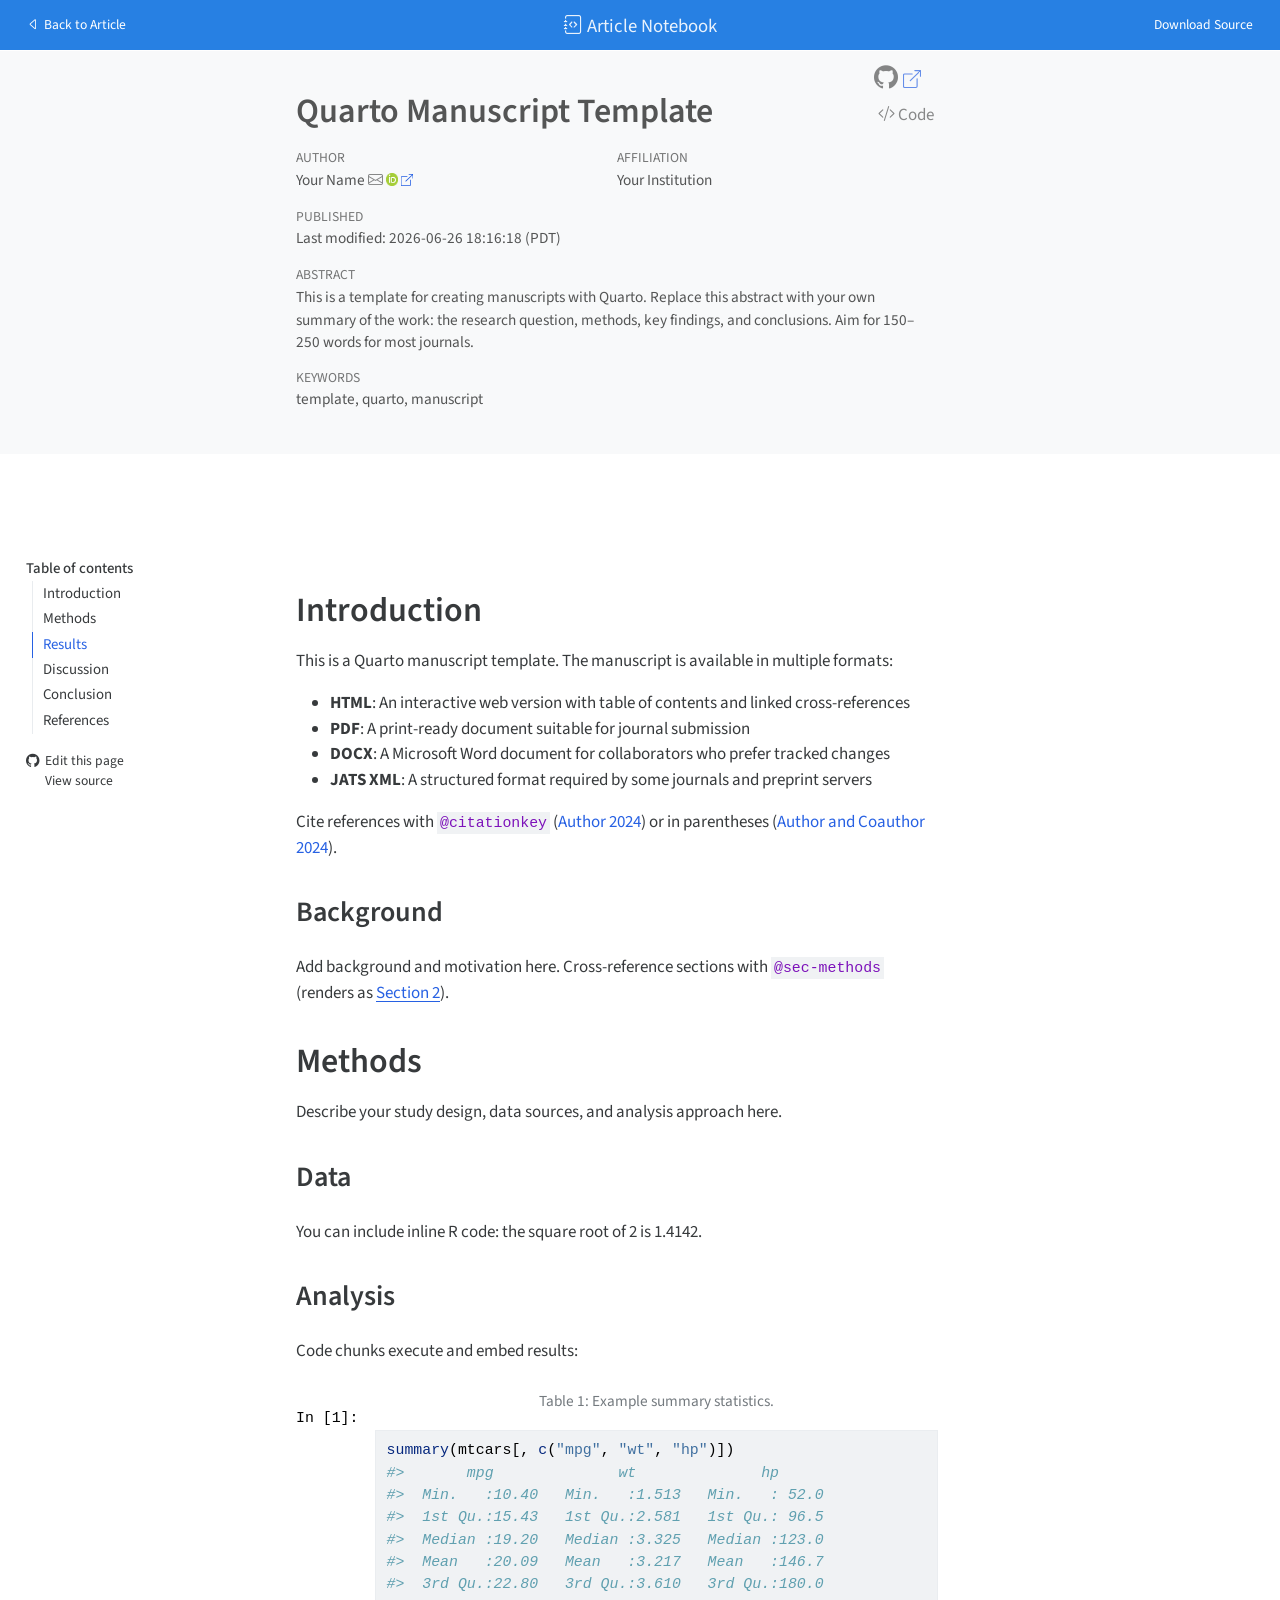
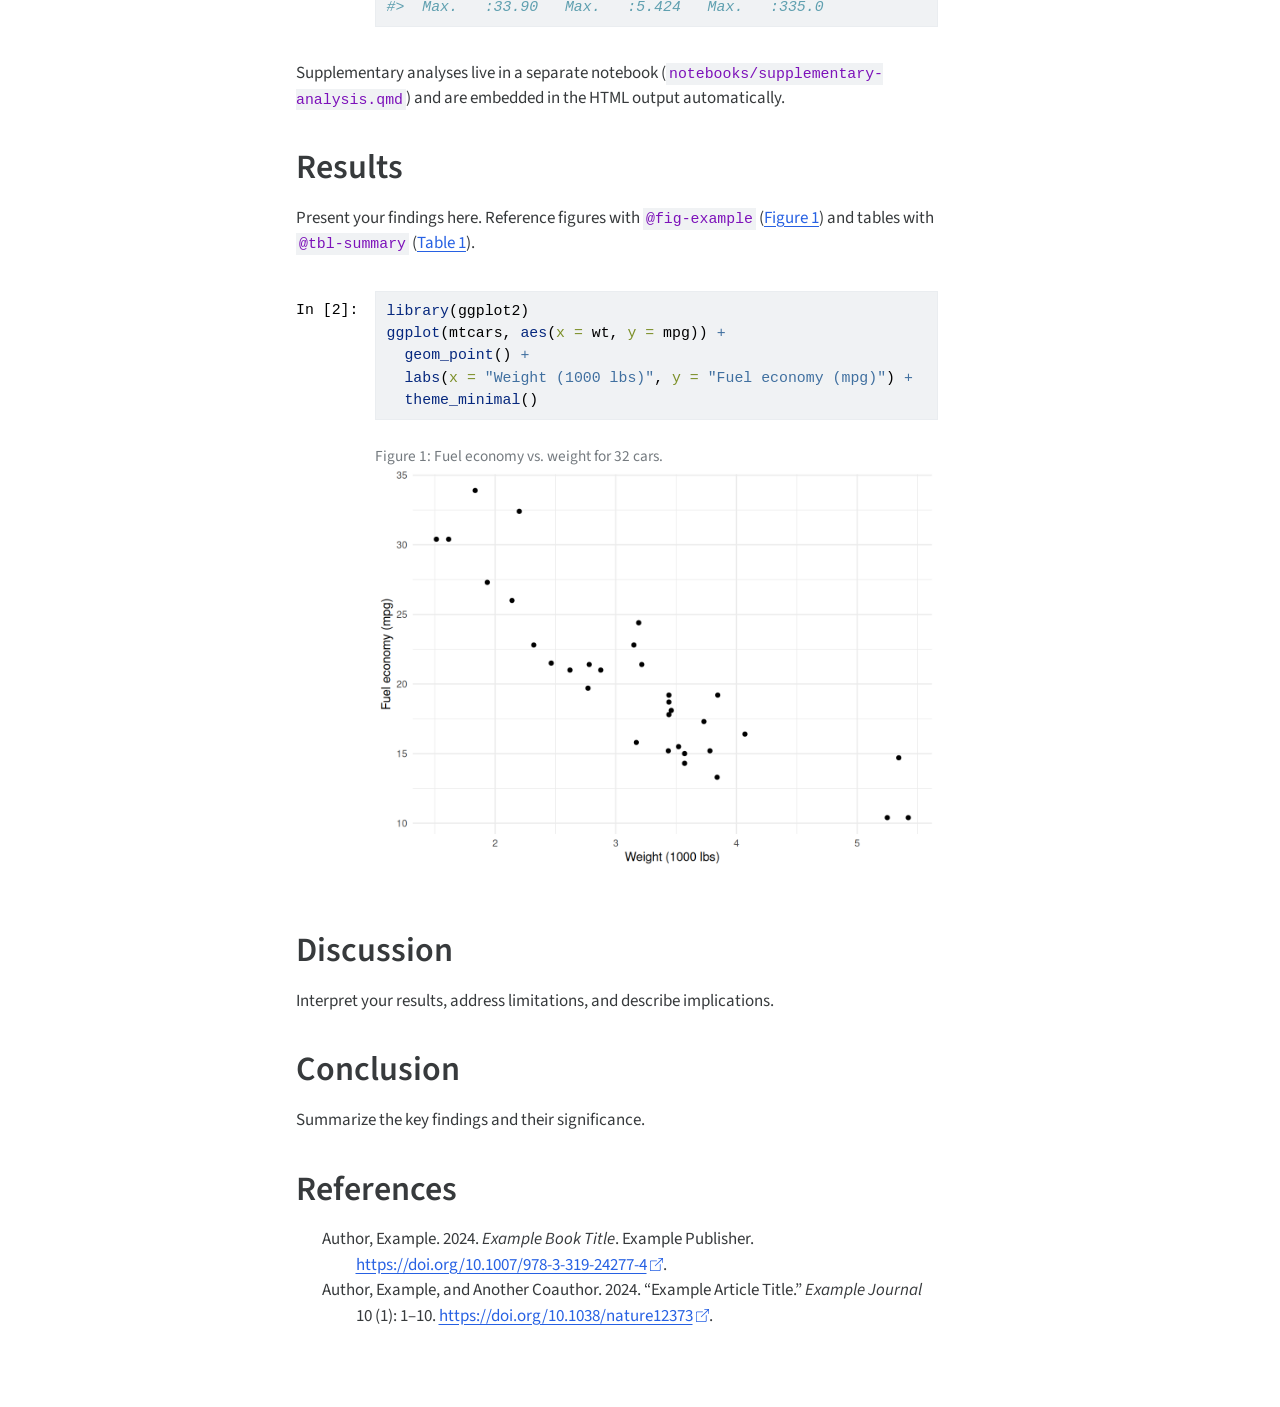
<file: index-preview.html>
<!DOCTYPE html>
<html xmlns="http://www.w3.org/1999/xhtml" lang="en" xml:lang="en"><head>
    <meta charset="utf-8">
    <meta name="generator" content="quarto-1.9.38">

    <meta name="viewport" content="width=device-width, initial-scale=1.0, user-scalable=yes">

    <meta name="author" content="Your Name">
    <meta name="keywords" content="template, quarto, manuscript">

    <title>Quarto Manuscript Template</title>
    <style>
      /* Default styles provided by pandoc.
      ** See https://pandoc.org/MANUAL.html#variables-for-html for config info.
      */
      code{white-space: pre-wrap;}
      span.smallcaps{font-variant: small-caps;}
      div.columns{display: flex; gap: min(4vw, 1.5em);}
      div.column{flex: auto; overflow-x: auto;}
      div.hanging-indent{margin-left: 1.5em; text-indent: -1.5em;}
      ul.task-list{list-style: none;}
      ul.task-list li input[type="checkbox"] {
        width: 0.8em;
        margin: 0 0.8em 0.2em -1em; /* quarto-specific, see https://github.com/quarto-dev/quarto-cli/issues/4556 */ 
        vertical-align: middle;
      }
      /* CSS for syntax highlighting */
      html { -webkit-text-size-adjust: 100%; }
      pre > code.sourceCode { white-space: pre; position: relative; }
      pre > code.sourceCode > span { display: inline-block; line-height: 1.25; }
      pre > code.sourceCode > span:empty { height: 1.2em; }
      .sourceCode { overflow: visible; }
      code.sourceCode > span { color: inherit; text-decoration: inherit; }
      div.sourceCode { margin: 1em 0; }
      pre.sourceCode { margin: 0; }
      @media screen {
      div.sourceCode { overflow: auto; }
      }
      @media print {
      pre > code.sourceCode { white-space: pre-wrap; }
      pre > code.sourceCode > span { text-indent: -5em; padding-left: 5em; }
      }
      pre.numberSource code
        { counter-reset: source-line 0; }
      pre.numberSource code > span
        { position: relative; left: -4em; counter-increment: source-line; }
      pre.numberSource code > span > a:first-child::before
        { content: counter(source-line);
          position: relative; left: -1em; text-align: right; vertical-align: baseline;
          border: none; display: inline-block;
          -webkit-touch-callout: none; -webkit-user-select: none;
          -khtml-user-select: none; -moz-user-select: none;
          -ms-user-select: none; user-select: none;
          padding: 0 4px; width: 4em;
        }
      pre.numberSource { margin-left: 3em;  padding-left: 4px; }
      div.sourceCode
        {   }
      @media screen {
      pre > code.sourceCode > span > a:first-child::before { text-decoration: underline; }
      }
      /* CSS for citations */
      div.csl-bib-body { }
      div.csl-entry {
        clear: both;
      }
      .hanging-indent div.csl-entry {
        margin-left:2em;
        text-indent:-2em;
      }
      div.csl-left-margin {
        min-width:2em;
        float:left;
      }
      div.csl-right-inline {
        margin-left:2em;
        padding-left:1em;
      }
      div.csl-indent {
        margin-left: 2em;
      }    </style>

    <style>
      body.hypothesis-enabled #quarto-embed-header {
        padding-right: 36px;
      }

      #quarto-embed-header {
        height: 3em;
        width: 100%;
        display: flex;
        justify-content: space-between;
        align-items: center;
        border-bottom: solid 1px;
      }

      #quarto-embed-header h6 {
        font-size: 1.1em;
        padding-top: 0.6em;
        margin-left: 1em;
        margin-right: 1em;
        font-weight: 400;
      }

      #quarto-embed-header a.quarto-back-link,
      #quarto-embed-header a.quarto-download-embed {
        font-size: 0.8em;
        margin-top: 1em;
        margin-bottom: 1em;
        margin-left: 1em;
        margin-right: 1em;
      }

      .quarto-back-container {
        padding-left: 0.5em;
        display: flex;
      }

      .headroom {
          will-change: transform;
          transition: transform 200ms linear;
      }

      .headroom--pinned {
          transform: translateY(0%);
      }

      .headroom--unpinned {
          transform: translateY(-100%);
      }      
    </style>

    <script>
    window.document.addEventListener("DOMContentLoaded", function () {

      var header = window.document.querySelector("#quarto-embed-header");
      const titleBannerEl = window.document.querySelector("body > #title-block-header");
      if (titleBannerEl) {
        titleBannerEl.style.paddingTop = header.clientHeight + "px";
      }
      const contentEl = window.document.getElementById('quarto-content');
      for (const child of contentEl.children) {
        child.style.paddingTop = header.clientHeight + "px";
        child.style.marginTop = "1em";
      }

      // Use the article root if the `back` call doesn't work. This isn't perfect
      // but should typically work
      window.quartoBackToArticle = () => {
        var currentUrl = window.location.href;
        window.history.back();
        setTimeout(() => {
            // if location was not changed in 100 ms, then there is no history back
            if(currentUrl === window.location.href){              
                // redirect to site root
                window.location.href = "index.html";
            }
        }, 100);
      }

      const headroom = new window.Headroom(header, {
        tolerance: 5,
        onPin: function () {
        },
        onUnpin: function () {
        },
      });
      headroom.init();
    });
    </script>

    
<script src="site_libs/manuscript-notebook/headroom.min.js"></script>
<script src="site_libs/clipboard/clipboard.min.js"></script>
<script src="site_libs/quarto-html/quarto.js" type="module"></script>
<script src="site_libs/quarto-html/tabsets/tabsets.js" type="module"></script>
<script src="site_libs/quarto-html/popper.min.js"></script>
<script src="site_libs/quarto-html/tippy.umd.min.js"></script>
<script src="site_libs/quarto-html/anchor.min.js"></script>
<link href="site_libs/quarto-html/tippy.css" rel="stylesheet">
<link href="site_libs/quarto-html/quarto-syntax-highlighting-c875dbb4c9335aca9cc352e974a4ec92.css" rel="stylesheet" class="quarto-color-scheme" id="quarto-text-highlighting-styles">
<link href="site_libs/quarto-html/quarto-syntax-highlighting-dark-c875dbb4c9335aca9cc352e974a4ec92.css" rel="stylesheet" class="quarto-color-scheme quarto-color-alternate" id="quarto-text-highlighting-styles">
<link href="site_libs/quarto-html/quarto-syntax-highlighting-c875dbb4c9335aca9cc352e974a4ec92.css" rel="stylesheet" class="quarto-color-scheme-extra" id="quarto-text-highlighting-styles">
<script src="site_libs/bootstrap/bootstrap.min.js"></script>
<link href="site_libs/bootstrap/bootstrap-icons.css" rel="stylesheet">
<link href="site_libs/bootstrap/bootstrap-bc018232470c792a21d55ba60b0a0cb7.min.css" rel="stylesheet" append-hash="true" class="quarto-color-scheme" id="quarto-bootstrap" data-mode="light">
<link href="site_libs/bootstrap/bootstrap-dark-ad9184bf8e36a418bfd6f385e3dc18bb.min.css" rel="stylesheet" append-hash="true" class="quarto-color-scheme quarto-color-alternate" id="quarto-bootstrap" data-mode="dark">
<link href="site_libs/bootstrap/bootstrap-bc018232470c792a21d55ba60b0a0cb7.min.css" rel="stylesheet" append-hash="true" class="quarto-color-scheme-extra" id="quarto-bootstrap" data-mode="light">
<script src="site_libs/quarto-contrib/glightbox/glightbox.min.js"></script>
<link href="site_libs/quarto-contrib/glightbox/glightbox.min.css" rel="stylesheet">
<link href="site_libs/quarto-contrib/glightbox/lightbox.css" rel="stylesheet">
     <link href="site_libs/pagedtable-1.1/css/pagedtable.css" rel="stylesheet">
<script src="site_libs/pagedtable-1.1/js/pagedtable.js"></script>  <style>
div.callout-prp.callout {
  border-left-color: #827717;
}
div.callout-prp.callout-style-default .callout-header {
  background-color: rgba(130, 119, 23, 0.13);
}
div.callout-prp .callout-toggle::before {  background-image: url('data:image/svg+xml,<svg xmlns="http://www.w3.org/2000/svg" width="16" height="16" fill="rgb(33, 37, 41)" class="bi bi-chevron-down" viewBox="0 0 16 16"><path fill-rule="evenodd" d="M1.646 4.646a.5.5 0 0 1 .708 0L8 10.293l5.646-5.647a.5.5 0 0 1 .708.708l-6 6a.5.5 0 0 1-.708 0l-6-6a.5.5 0 0 1 0-.708z"/></svg>');}
div.callout-prp.callout-style-default .callout-icon::before, div.callout-prp.callout-titled .callout-icon::before {
  background-image: url('data:image/svg+xml,<svg xmlns="http://www.w3.org/2000/svg" width="16" height="16" fill="%23827717" class="bi bi-exclamation-triangle" viewBox="0 0 16 16"><path d="M7.938 2.016A.13.13 0 0 1 8.002 2a.13.13 0 0 1 .063.016.146.146 0 0 1 .054.057l6.857 11.667c.036.06.035.124.002.183a.163.163 0 0 1-.054.06.116.116 0 0 1-.066.017H1.146a.115.115 0 0 1-.066-.017.163.163 0 0 1-.054-.06.176.176 0 0 1 .002-.183L7.884 2.073a.147.147 0 0 1 .054-.057zm1.044-.45a1.13 1.13 0 0 0-1.96 0L.165 13.233c-.457.778.091 1.767.98 1.767h13.713c.889 0 1.438-.99.98-1.767L8.982 1.566z"/></svg>');
}
div.callout-exm.callout {
  border-left-color: #6A1B9A;
}
div.callout-exm.callout-style-default .callout-header {
  background-color: rgba(106, 27, 154, 0.13);
}
div.callout-exm .callout-toggle::before {  background-image: url('data:image/svg+xml,<svg xmlns="http://www.w3.org/2000/svg" width="16" height="16" fill="rgb(33, 37, 41)" class="bi bi-chevron-down" viewBox="0 0 16 16"><path fill-rule="evenodd" d="M1.646 4.646a.5.5 0 0 1 .708 0L8 10.293l5.646-5.647a.5.5 0 0 1 .708.708l-6 6a.5.5 0 0 1-.708 0l-6-6a.5.5 0 0 1 0-.708z"/></svg>');}
div.callout-exm.callout-style-default .callout-icon::before, div.callout-exm.callout-titled .callout-icon::before {
  background-image: url('data:image/svg+xml,<svg xmlns="http://www.w3.org/2000/svg" width="16" height="16" fill="%236A1B9A" class="bi bi-exclamation-triangle" viewBox="0 0 16 16"><path d="M7.938 2.016A.13.13 0 0 1 8.002 2a.13.13 0 0 1 .063.016.146.146 0 0 1 .054.057l6.857 11.667c.036.06.035.124.002.183a.163.163 0 0 1-.054.06.116.116 0 0 1-.066.017H1.146a.115.115 0 0 1-.066-.017.163.163 0 0 1-.054-.06.176.176 0 0 1 .002-.183L7.884 2.073a.147.147 0 0 1 .054-.057zm1.044-.45a1.13 1.13 0 0 0-1.96 0L.165 13.233c-.457.778.091 1.767.98 1.767h13.713c.889 0 1.438-.99.98-1.767L8.982 1.566z"/></svg>');
}
div.callout-solution.callout {
  border-left-color: #4E342E;
}
div.callout-solution.callout-style-default .callout-header {
  background-color: rgba(78, 52, 46, 0.13);
}
div.callout-solution .callout-toggle::before {  background-image: url('data:image/svg+xml,<svg xmlns="http://www.w3.org/2000/svg" width="16" height="16" fill="rgb(33, 37, 41)" class="bi bi-chevron-down" viewBox="0 0 16 16"><path fill-rule="evenodd" d="M1.646 4.646a.5.5 0 0 1 .708 0L8 10.293l5.646-5.647a.5.5 0 0 1 .708.708l-6 6a.5.5 0 0 1-.708 0l-6-6a.5.5 0 0 1 0-.708z"/></svg>');}
div.callout-solution.callout-style-default .callout-icon::before, div.callout-solution.callout-titled .callout-icon::before {
  background-image: url('data:image/svg+xml,<svg xmlns="http://www.w3.org/2000/svg" width="16" height="16" fill="%234E342E" class="bi bi-exclamation-triangle" viewBox="0 0 16 16"><path d="M7.938 2.016A.13.13 0 0 1 8.002 2a.13.13 0 0 1 .063.016.146.146 0 0 1 .054.057l6.857 11.667c.036.06.035.124.002.183a.163.163 0 0 1-.054.06.116.116 0 0 1-.066.017H1.146a.115.115 0 0 1-.066-.017.163.163 0 0 1-.054-.06.176.176 0 0 1 .002-.183L7.884 2.073a.147.147 0 0 1 .054-.057zm1.044-.45a1.13 1.13 0 0 0-1.96 0L.165 13.233c-.457.778.091 1.767.98 1.767h13.713c.889 0 1.438-.99.98-1.767L8.982 1.566z"/></svg>');
}
div.callout-cor.callout {
  border-left-color: #00838F;
}
div.callout-cor.callout-style-default .callout-header {
  background-color: rgba(0, 131, 143, 0.13);
}
div.callout-cor .callout-toggle::before {  background-image: url('data:image/svg+xml,<svg xmlns="http://www.w3.org/2000/svg" width="16" height="16" fill="rgb(33, 37, 41)" class="bi bi-chevron-down" viewBox="0 0 16 16"><path fill-rule="evenodd" d="M1.646 4.646a.5.5 0 0 1 .708 0L8 10.293l5.646-5.647a.5.5 0 0 1 .708.708l-6 6a.5.5 0 0 1-.708 0l-6-6a.5.5 0 0 1 0-.708z"/></svg>');}
div.callout-cor.callout-style-default .callout-icon::before, div.callout-cor.callout-titled .callout-icon::before {
  background-image: url('data:image/svg+xml,<svg xmlns="http://www.w3.org/2000/svg" width="16" height="16" fill="%2300838F" class="bi bi-exclamation-triangle" viewBox="0 0 16 16"><path d="M7.938 2.016A.13.13 0 0 1 8.002 2a.13.13 0 0 1 .063.016.146.146 0 0 1 .054.057l6.857 11.667c.036.06.035.124.002.183a.163.163 0 0 1-.054.06.116.116 0 0 1-.066.017H1.146a.115.115 0 0 1-.066-.017.163.163 0 0 1-.054-.06.176.176 0 0 1 .002-.183L7.884 2.073a.147.147 0 0 1 .054-.057zm1.044-.45a1.13 1.13 0 0 0-1.96 0L.165 13.233c-.457.778.091 1.767.98 1.767h13.713c.889 0 1.438-.99.98-1.767L8.982 1.566z"/></svg>');
}
div.callout-remark.callout {
  border-left-color: #AD1457;
}
div.callout-remark.callout-style-default .callout-header {
  background-color: rgba(173, 20, 87, 0.13);
}
div.callout-remark .callout-toggle::before {  background-image: url('data:image/svg+xml,<svg xmlns="http://www.w3.org/2000/svg" width="16" height="16" fill="rgb(33, 37, 41)" class="bi bi-chevron-down" viewBox="0 0 16 16"><path fill-rule="evenodd" d="M1.646 4.646a.5.5 0 0 1 .708 0L8 10.293l5.646-5.647a.5.5 0 0 1 .708.708l-6 6a.5.5 0 0 1-.708 0l-6-6a.5.5 0 0 1 0-.708z"/></svg>');}
div.callout-remark.callout-style-default .callout-icon::before, div.callout-remark.callout-titled .callout-icon::before {
  background-image: url('data:image/svg+xml,<svg xmlns="http://www.w3.org/2000/svg" width="16" height="16" fill="%23AD1457" class="bi bi-exclamation-triangle" viewBox="0 0 16 16"><path d="M7.938 2.016A.13.13 0 0 1 8.002 2a.13.13 0 0 1 .063.016.146.146 0 0 1 .054.057l6.857 11.667c.036.06.035.124.002.183a.163.163 0 0 1-.054.06.116.116 0 0 1-.066.017H1.146a.115.115 0 0 1-.066-.017.163.163 0 0 1-.054-.06.176.176 0 0 1 .002-.183L7.884 2.073a.147.147 0 0 1 .054-.057zm1.044-.45a1.13 1.13 0 0 0-1.96 0L.165 13.233c-.457.778.091 1.767.98 1.767h13.713c.889 0 1.438-.99.98-1.767L8.982 1.566z"/></svg>');
}
div.callout-exr.callout {
  border-left-color: #FFA500;
}
div.callout-exr.callout-style-default .callout-header {
  background-color: rgba(255, 165, 0, 0.13);
}
div.callout-exr .callout-toggle::before {  background-image: url('data:image/svg+xml,<svg xmlns="http://www.w3.org/2000/svg" width="16" height="16" fill="rgb(33, 37, 41)" class="bi bi-chevron-down" viewBox="0 0 16 16"><path fill-rule="evenodd" d="M1.646 4.646a.5.5 0 0 1 .708 0L8 10.293l5.646-5.647a.5.5 0 0 1 .708.708l-6 6a.5.5 0 0 1-.708 0l-6-6a.5.5 0 0 1 0-.708z"/></svg>');}
div.callout-exr.callout-style-default .callout-icon::before, div.callout-exr.callout-titled .callout-icon::before {
  background-image: url('data:image/svg+xml,<svg xmlns="http://www.w3.org/2000/svg" width="16" height="16" fill="%23FFA500" class="bi bi-exclamation-triangle" viewBox="0 0 16 16"><path d="M7.938 2.016A.13.13 0 0 1 8.002 2a.13.13 0 0 1 .063.016.146.146 0 0 1 .054.057l6.857 11.667c.036.06.035.124.002.183a.163.163 0 0 1-.054.06.116.116 0 0 1-.066.017H1.146a.115.115 0 0 1-.066-.017.163.163 0 0 1-.054-.06.176.176 0 0 1 .002-.183L7.884 2.073a.147.147 0 0 1 .054-.057zm1.044-.45a1.13 1.13 0 0 0-1.96 0L.165 13.233c-.457.778.091 1.767.98 1.767h13.713c.889 0 1.438-.99.98-1.767L8.982 1.566z"/></svg>');
}
div.callout-proof.callout {
  border-left-color: #37474F;
}
div.callout-proof.callout-style-default .callout-header {
  background-color: rgba(55, 71, 79, 0.13);
}
div.callout-proof .callout-toggle::before {  background-image: url('data:image/svg+xml,<svg xmlns="http://www.w3.org/2000/svg" width="16" height="16" fill="rgb(33, 37, 41)" class="bi bi-chevron-down" viewBox="0 0 16 16"><path fill-rule="evenodd" d="M1.646 4.646a.5.5 0 0 1 .708 0L8 10.293l5.646-5.647a.5.5 0 0 1 .708.708l-6 6a.5.5 0 0 1-.708 0l-6-6a.5.5 0 0 1 0-.708z"/></svg>');}
div.callout-proof.callout-style-default .callout-icon::before, div.callout-proof.callout-titled .callout-icon::before {
  background-image: url('data:image/svg+xml,<svg xmlns="http://www.w3.org/2000/svg" width="16" height="16" fill="%2337474F" class="bi bi-exclamation-triangle" viewBox="0 0 16 16"><path d="M7.938 2.016A.13.13 0 0 1 8.002 2a.13.13 0 0 1 .063.016.146.146 0 0 1 .054.057l6.857 11.667c.036.06.035.124.002.183a.163.163 0 0 1-.054.06.116.116 0 0 1-.066.017H1.146a.115.115 0 0 1-.066-.017.163.163 0 0 1-.054-.06.176.176 0 0 1 .002-.183L7.884 2.073a.147.147 0 0 1 .054-.057zm1.044-.45a1.13 1.13 0 0 0-1.96 0L.165 13.233c-.457.778.091 1.767.98 1.767h13.713c.889 0 1.438-.99.98-1.767L8.982 1.566z"/></svg>');
}
div.callout-cnj.callout {
  border-left-color: #558B2F;
}
div.callout-cnj.callout-style-default .callout-header {
  background-color: rgba(85, 139, 47, 0.13);
}
div.callout-cnj .callout-toggle::before {  background-image: url('data:image/svg+xml,<svg xmlns="http://www.w3.org/2000/svg" width="16" height="16" fill="rgb(33, 37, 41)" class="bi bi-chevron-down" viewBox="0 0 16 16"><path fill-rule="evenodd" d="M1.646 4.646a.5.5 0 0 1 .708 0L8 10.293l5.646-5.647a.5.5 0 0 1 .708.708l-6 6a.5.5 0 0 1-.708 0l-6-6a.5.5 0 0 1 0-.708z"/></svg>');}
div.callout-cnj.callout-style-default .callout-icon::before, div.callout-cnj.callout-titled .callout-icon::before {
  background-image: url('data:image/svg+xml,<svg xmlns="http://www.w3.org/2000/svg" width="16" height="16" fill="%23558B2F" class="bi bi-exclamation-triangle" viewBox="0 0 16 16"><path d="M7.938 2.016A.13.13 0 0 1 8.002 2a.13.13 0 0 1 .063.016.146.146 0 0 1 .054.057l6.857 11.667c.036.06.035.124.002.183a.163.163 0 0 1-.054.06.116.116 0 0 1-.066.017H1.146a.115.115 0 0 1-.066-.017.163.163 0 0 1-.054-.06.176.176 0 0 1 .002-.183L7.884 2.073a.147.147 0 0 1 .054-.057zm1.044-.45a1.13 1.13 0 0 0-1.96 0L.165 13.233c-.457.778.091 1.767.98 1.767h13.713c.889 0 1.438-.99.98-1.767L8.982 1.566z"/></svg>');
}
div.callout-lem.callout {
  border-left-color: #1565C0;
}
div.callout-lem.callout-style-default .callout-header {
  background-color: rgba(21, 101, 192, 0.13);
}
div.callout-lem .callout-toggle::before {  background-image: url('data:image/svg+xml,<svg xmlns="http://www.w3.org/2000/svg" width="16" height="16" fill="rgb(33, 37, 41)" class="bi bi-chevron-down" viewBox="0 0 16 16"><path fill-rule="evenodd" d="M1.646 4.646a.5.5 0 0 1 .708 0L8 10.293l5.646-5.647a.5.5 0 0 1 .708.708l-6 6a.5.5 0 0 1-.708 0l-6-6a.5.5 0 0 1 0-.708z"/></svg>');}
div.callout-lem.callout-style-default .callout-icon::before, div.callout-lem.callout-titled .callout-icon::before {
  background-image: url('data:image/svg+xml,<svg xmlns="http://www.w3.org/2000/svg" width="16" height="16" fill="%231565C0" class="bi bi-exclamation-triangle" viewBox="0 0 16 16"><path d="M7.938 2.016A.13.13 0 0 1 8.002 2a.13.13 0 0 1 .063.016.146.146 0 0 1 .054.057l6.857 11.667c.036.06.035.124.002.183a.163.163 0 0 1-.054.06.116.116 0 0 1-.066.017H1.146a.115.115 0 0 1-.066-.017.163.163 0 0 1-.054-.06.176.176 0 0 1 .002-.183L7.884 2.073a.147.147 0 0 1 .054-.057zm1.044-.45a1.13 1.13 0 0 0-1.96 0L.165 13.233c-.457.778.091 1.767.98 1.767h13.713c.889 0 1.438-.99.98-1.767L8.982 1.566z"/></svg>');
}
div.callout-def.callout {
  border-left-color: #1B5E20;
}
div.callout-def.callout-style-default .callout-header {
  background-color: rgba(27, 94, 32, 0.13);
}
div.callout-def .callout-toggle::before {  background-image: url('data:image/svg+xml,<svg xmlns="http://www.w3.org/2000/svg" width="16" height="16" fill="rgb(33, 37, 41)" class="bi bi-chevron-down" viewBox="0 0 16 16"><path fill-rule="evenodd" d="M1.646 4.646a.5.5 0 0 1 .708 0L8 10.293l5.646-5.647a.5.5 0 0 1 .708.708l-6 6a.5.5 0 0 1-.708 0l-6-6a.5.5 0 0 1 0-.708z"/></svg>');}
div.callout-def.callout-style-default .callout-icon::before, div.callout-def.callout-titled .callout-icon::before {
  background-image: url('data:image/svg+xml,<svg xmlns="http://www.w3.org/2000/svg" width="16" height="16" fill="%231B5E20" class="bi bi-exclamation-triangle" viewBox="0 0 16 16"><path d="M7.938 2.016A.13.13 0 0 1 8.002 2a.13.13 0 0 1 .063.016.146.146 0 0 1 .054.057l6.857 11.667c.036.06.035.124.002.183a.163.163 0 0 1-.054.06.116.116 0 0 1-.066.017H1.146a.115.115 0 0 1-.066-.017.163.163 0 0 1-.054-.06.176.176 0 0 1 .002-.183L7.884 2.073a.147.147 0 0 1 .054-.057zm1.044-.45a1.13 1.13 0 0 0-1.96 0L.165 13.233c-.457.778.091 1.767.98 1.767h13.713c.889 0 1.438-.99.98-1.767L8.982 1.566z"/></svg>');
}
</style>  
        <link rel="stylesheet" href="styles.css">
      <meta name="citation_title" content="Quarto Manuscript Template">
<meta name="citation_abstract" content="This is a template for creating manuscripts with Quarto. Replace this
abstract with your own summary of the work: the research question,
methods, key findings, and conclusions. Aim for 150--250 words for
most journals.
">
<meta name="citation_keywords" content="template,quarto,manuscript">
<meta name="citation_author" content="Your Name">
<meta name="citation_publication_date" content="2026-06-26">
<meta name="citation_cover_date" content="2026-06-26">
<meta name="citation_year" content="2026">
<meta name="citation_online_date" content="2026-06-26">
<meta name="citation_language" content="en">
<meta name="citation_reference" content="citation_title=Example book title;,citation_author=Example Author;,citation_publication_date=2024;,citation_cover_date=2024;,citation_year=2024;,citation_doi=10.1007/978-3-319-24277-4;">
<meta name="citation_reference" content="citation_title=Example article title;,citation_author=Example Author;,citation_author=Another Coauthor;,citation_publication_date=2024;,citation_cover_date=2024;,citation_year=2024;,citation_issue=1;,citation_doi=10.1038/nature12373;,citation_volume=10;,citation_journal_title=Example Journal;,citation_publisher=Example Publisher;">
</head>

  <body class="quarto-notebook quarto-light"><script id="quarto-html-before-body" type="application/javascript">
    const toggleBodyColorMode = (bsSheetEl) => {
      const mode = bsSheetEl.getAttribute("data-mode");
      const bodyEl = window.document.querySelector("body");
      if (mode === "dark") {
        bodyEl.classList.add("quarto-dark");
        bodyEl.classList.remove("quarto-light");
      } else {
        bodyEl.classList.add("quarto-light");
        bodyEl.classList.remove("quarto-dark");
      }
    }
    const toggleBodyColorPrimary = () => {
      const bsSheetEl = window.document.querySelector("link#quarto-bootstrap:not([rel=disabled-stylesheet])");
      if (bsSheetEl) {
        toggleBodyColorMode(bsSheetEl);
      }
    }
    const setColorSchemeToggle = (alternate) => {
      const toggles = window.document.querySelectorAll('.quarto-color-scheme-toggle');
      for (let i=0; i < toggles.length; i++) {
        const toggle = toggles[i];
        if (toggle) {
          if (alternate) {
            toggle.classList.add("alternate");
          } else {
            toggle.classList.remove("alternate");
          }
        }
      }
    };
    const toggleColorMode = (alternate) => {
      // Switch the stylesheets
      const primaryStylesheets = window.document.querySelectorAll('link.quarto-color-scheme:not(.quarto-color-alternate)');
      const alternateStylesheets = window.document.querySelectorAll('link.quarto-color-scheme.quarto-color-alternate');
      manageTransitions('#quarto-margin-sidebar .nav-link', false);
      if (alternate) {
        // note: dark is layered on light, we don't disable primary!
        enableStylesheet(alternateStylesheets);
        for (const sheetNode of alternateStylesheets) {
          if (sheetNode.id === "quarto-bootstrap") {
            toggleBodyColorMode(sheetNode);
          }
        }
      } else {
        disableStylesheet(alternateStylesheets);
        enableStylesheet(primaryStylesheets)
        toggleBodyColorPrimary();
      }
      manageTransitions('#quarto-margin-sidebar .nav-link', true);
      // Switch the toggles
      setColorSchemeToggle(alternate)
      // Hack to workaround the fact that safari doesn't
      // properly recolor the scrollbar when toggling (#1455)
      if (navigator.userAgent.indexOf('Safari') > 0 && navigator.userAgent.indexOf('Chrome') == -1) {
        manageTransitions("body", false);
        window.scrollTo(0, 1);
        setTimeout(() => {
          window.scrollTo(0, 0);
          manageTransitions("body", true);
        }, 40);
      }
    }
    const disableStylesheet = (stylesheets) => {
      for (let i=0; i < stylesheets.length; i++) {
        const stylesheet = stylesheets[i];
        stylesheet.rel = 'disabled-stylesheet';
      }
    }
    const enableStylesheet = (stylesheets) => {
      for (let i=0; i < stylesheets.length; i++) {
        const stylesheet = stylesheets[i];
        if(stylesheet.rel !== 'stylesheet') { // for Chrome, which will still FOUC without this check
          stylesheet.rel = 'stylesheet';
        }
      }
    }
    const manageTransitions = (selector, allowTransitions) => {
      const els = window.document.querySelectorAll(selector);
      for (let i=0; i < els.length; i++) {
        const el = els[i];
        if (allowTransitions) {
          el.classList.remove('notransition');
        } else {
          el.classList.add('notransition');
        }
      }
    }
    const isFileUrl = () => {
      return window.location.protocol === 'file:';
    }
    const hasAlternateSentinel = () => {
      let styleSentinel = getColorSchemeSentinel();
      if (styleSentinel !== null) {
        return styleSentinel === "alternate";
      } else {
        return false;
      }
    }
    const setStyleSentinel = (alternate) => {
      const value = alternate ? "alternate" : "default";
      if (!isFileUrl()) {
        window.localStorage.setItem("quarto-color-scheme", value);
      } else {
        localAlternateSentinel = value;
      }
    }
    const getColorSchemeSentinel = () => {
      if (!isFileUrl()) {
        const storageValue = window.localStorage.getItem("quarto-color-scheme");
        return storageValue != null ? storageValue : localAlternateSentinel;
      } else {
        return localAlternateSentinel;
      }
    }
    const toggleGiscusIfUsed = (isAlternate, darkModeDefault) => {
      const baseTheme = document.querySelector('#giscus-base-theme')?.value ?? 'light';
      const alternateTheme = document.querySelector('#giscus-alt-theme')?.value ?? 'dark';
      let newTheme = '';
      if(authorPrefersDark) {
        newTheme = isAlternate ? baseTheme : alternateTheme;
      } else {
        newTheme = isAlternate ? alternateTheme : baseTheme;
      }
      const changeGiscusTheme = () => {
        // From: https://github.com/giscus/giscus/issues/336
        const sendMessage = (message) => {
          const iframe = document.querySelector('iframe.giscus-frame');
          if (!iframe) return;
          iframe.contentWindow.postMessage({ giscus: message }, 'https://giscus.app');
        }
        sendMessage({
          setConfig: {
            theme: newTheme
          }
        });
      }
      const isGiscussLoaded = window.document.querySelector('iframe.giscus-frame') !== null;
      if (isGiscussLoaded) {
        changeGiscusTheme();
      }
    };
    const authorPrefersDark = false;
    const darkModeDefault = authorPrefersDark;
      document.querySelector('link#quarto-text-highlighting-styles.quarto-color-scheme-extra').rel = 'disabled-stylesheet';
      document.querySelector('link#quarto-bootstrap.quarto-color-scheme-extra').rel = 'disabled-stylesheet';
    let localAlternateSentinel = darkModeDefault ? 'alternate' : 'default';
    // Dark / light mode switch
    window.quartoToggleColorScheme = () => {
      // Read the current dark / light value
      let toAlternate = !hasAlternateSentinel();
      toggleColorMode(toAlternate);
      setStyleSentinel(toAlternate);
      toggleGiscusIfUsed(toAlternate, darkModeDefault);
      window.dispatchEvent(new Event('resize'));
    };
    // Switch to dark mode if need be
    if (hasAlternateSentinel()) {
      toggleColorMode(true);
    } else {
      toggleColorMode(false);
    }
  </script>
    <div id="quarto-embed-header" class="headroom fixed-top bg-primary">
      
      <a onclick="window.quartoBackToArticle(); return false;" class="btn btn-primary quarto-back-link" href=""><i class="bi bi-caret-left"></i> Back to Article</a>
      <h6><i class="bi bi-journal-code"></i> Article Notebook</h6>

            <a href="./index.qmd" class="btn btn-primary quarto-download-embed" download="index.qmd">Download Source</a>
          </div>

     <header id="title-block-header" class="quarto-title-block default toc-left page-columns page-full">
  <div class="quarto-title-banner page-columns page-full">
    <div class="quarto-title column-body">
      <div class="quarto-title-block"><div><h1 class="title">Quarto Manuscript Template</h1><button type="button" class="btn code-tools-button" id="quarto-code-tools-source"><i class="bi"></i> Code</button></div></div>
          </div>

    
    <div class="quarto-title-meta-container">
      <div class="quarto-title-meta-column-start">
            <div class="quarto-title-meta-author">
          <div class="quarto-title-meta-heading">Author</div>
          <div class="quarto-title-meta-heading">Affiliation</div>
          
                <div class="quarto-title-meta-contents">
            <p class="author">Your Name <a href="mailto:your.email@example.com" class="quarto-title-author-email"><i class="bi bi-envelope"></i></a> <a href="https://orcid.org/0000-0000-0000-0000" class="quarto-title-author-orcid"> <img src="[data-uri]"></a></p>
          </div>
                <div class="quarto-title-meta-contents">
                    <p class="affiliation">
                        Your Institution
                      </p>
                  </div>
                    </div>
        
        <div class="quarto-title-meta">

                      
                <div>
            <div class="quarto-title-meta-heading">Published</div>
            <div class="quarto-title-meta-contents">
              <p class="date">Last modified: 2026-06-26 18:16:18 (PDT)</p>
            </div>
          </div>
          
                
              </div>
      </div>
      <div class="quarto-title-meta-column-end quarto-other-formats-target">
      </div>
    </div>

    <div>
      <div class="abstract">
        <div class="block-title">Abstract</div>
        <p>This is a template for creating manuscripts with Quarto. Replace this abstract with your own summary of the work: the research question, methods, key findings, and conclusions. Aim for 150–250 words for most journals.</p>
      </div>
    </div>

    <div>
      <div class="keywords">
        <div class="block-title">Keywords</div>
        <p>template, quarto, manuscript</p>
      </div>
    </div>

    <div class="quarto-other-links-text-target">
    </div>  </div>
</header><div id="quarto-content" class="page-columns page-rows-contents page-layout-article toc-left">
<div id="quarto-sidebar-toc-left" class="sidebar toc-left">
  <nav id="TOC" role="doc-toc" class="toc-active">
    <h2 id="toc-title">Table of contents</h2>
   
  <ul>
  <li><a href="#sec-intro" id="toc-sec-intro" class="nav-link active" data-scroll-target="#sec-intro">Introduction</a>
  <ul class="collapse">
  <li><a href="#background" id="toc-background" class="nav-link" data-scroll-target="#background">Background</a></li>
  </ul></li>
  <li><a href="#sec-methods" id="toc-sec-methods" class="nav-link" data-scroll-target="#sec-methods">Methods</a>
  <ul class="collapse">
  <li><a href="#data" id="toc-data" class="nav-link" data-scroll-target="#data">Data</a></li>
  <li><a href="#analysis" id="toc-analysis" class="nav-link" data-scroll-target="#analysis">Analysis</a></li>
  </ul></li>
  <li><a href="#sec-results" id="toc-sec-results" class="nav-link" data-scroll-target="#sec-results">Results</a></li>
  <li><a href="#sec-discussion" id="toc-sec-discussion" class="nav-link" data-scroll-target="#sec-discussion">Discussion</a></li>
  <li><a href="#sec-conclusion" id="toc-sec-conclusion" class="nav-link" data-scroll-target="#sec-conclusion">Conclusion</a></li>
  <li><a href="#references" id="toc-references" class="nav-link" data-scroll-target="#references">References</a></li>
  </ul>
</nav>
</div>
<div id="quarto-margin-sidebar" class="sidebar margin-sidebar zindex-bottom">
</div>
<main class="content quarto-banner-title-block" id="quarto-document-content">        

       <section id="sec-intro" class="level1">
<h1>Introduction</h1>
<p>This is a Quarto manuscript template. The manuscript is available in multiple formats:</p>
<ul>
<li><strong>HTML</strong>: An interactive web version with table of contents and linked cross-references</li>
<li><strong>PDF</strong>: A print-ready document suitable for journal submission</li>
<li><strong>DOCX</strong>: A Microsoft Word document for collaborators who prefer tracked changes</li>
<li><strong>JATS XML</strong>: A structured format required by some journals and preprint servers</li>
</ul>
<p>Cite references with <code>@citationkey</code> <span class="citation" data-cites="example2024">(<a href="#ref-example2024" role="doc-biblioref">Author 2024</a>)</span> or in parentheses <span class="citation" data-cites="example-article2024">(<a href="#ref-example-article2024" role="doc-biblioref">Author and Coauthor 2024</a>)</span>.</p>
<section id="background" class="level2">
<h2 class="anchored" data-anchor-id="background">Background</h2>
<p>Add background and motivation here. Cross-reference sections with <code>@sec-methods</code> (renders as <a href="#sec-methods" class="quarto-xref">Section&nbsp;2</a>).</p>
</section>
</section>
<section id="sec-methods" class="level1">
<h1>Methods</h1>
<p>Describe your study design, data sources, and analysis approach here.</p>
<section id="data" class="level2">
<h2 class="anchored" data-anchor-id="data">Data</h2>
<p>You can include inline R code: the square root of 2 is 1.4142.</p>
</section>
<section id="analysis" class="level2">
<h2 class="anchored" data-anchor-id="analysis">Analysis</h2>
<p>Code chunks execute and embed results:</p>
<div class="cell-container"><div class="cell-decorator"><pre>In [1]:</pre></div><div id="tbl-summary" class="cell quarto-float quarto-figure quarto-figure-center anchored">
<figure class="quarto-float quarto-float-tbl figure">
<figcaption class="quarto-float-caption-top quarto-float-caption quarto-float-tbl" id="tbl-summary-caption-0ceaefa1-69ba-4598-a22c-09a6ac19f8ca">
Table&nbsp;1: Example summary statistics.
</figcaption>
<div aria-describedby="tbl-summary-caption-0ceaefa1-69ba-4598-a22c-09a6ac19f8ca">
<div class="code-copy-outer-scaffold"><div class="sourceCode cell-code" id="cb1"><pre class="sourceCode r code-with-copy"><code class="sourceCode r"><span id="cb1-1"><a href="#cb1-1" aria-hidden="true" tabindex="-1"></a><span class="fu">summary</span>(mtcars[, <span class="fu">c</span>(<span class="st">"mpg"</span>, <span class="st">"wt"</span>, <span class="st">"hp"</span>)])</span>
<span id="cb1-2"><a href="#cb1-2" aria-hidden="true" tabindex="-1"></a><span class="co">#&gt;       mpg              wt              hp       </span></span>
<span id="cb1-3"><a href="#cb1-3" aria-hidden="true" tabindex="-1"></a><span class="co">#&gt;  Min.   :10.40   Min.   :1.513   Min.   : 52.0  </span></span>
<span id="cb1-4"><a href="#cb1-4" aria-hidden="true" tabindex="-1"></a><span class="co">#&gt;  1st Qu.:15.43   1st Qu.:2.581   1st Qu.: 96.5  </span></span>
<span id="cb1-5"><a href="#cb1-5" aria-hidden="true" tabindex="-1"></a><span class="co">#&gt;  Median :19.20   Median :3.325   Median :123.0  </span></span>
<span id="cb1-6"><a href="#cb1-6" aria-hidden="true" tabindex="-1"></a><span class="co">#&gt;  Mean   :20.09   Mean   :3.217   Mean   :146.7  </span></span>
<span id="cb1-7"><a href="#cb1-7" aria-hidden="true" tabindex="-1"></a><span class="co">#&gt;  3rd Qu.:22.80   3rd Qu.:3.610   3rd Qu.:180.0  </span></span>
<span id="cb1-8"><a href="#cb1-8" aria-hidden="true" tabindex="-1"></a><span class="co">#&gt;  Max.   :33.90   Max.   :5.424   Max.   :335.0</span></span></code></pre></div><button title="Copy to Clipboard" class="code-copy-button"><i class="bi"></i></button></div>
</div>
</figure>
</div></div>
<p>Supplementary analyses live in a separate notebook (<code>notebooks/supplementary-analysis.qmd</code>) and are embedded in the HTML output automatically.</p>
</section>
</section>
<section id="sec-results" class="level1">
<h1>Results</h1>
<p>Present your findings here. Reference figures with <code>@fig-example</code> (<a href="#fig-example" class="quarto-xref">Figure&nbsp;1</a>) and tables with <code>@tbl-summary</code> (<a href="#tbl-summary" class="quarto-xref">Table&nbsp;1</a>).</p>
<div class="cell-container"><div class="cell-decorator"><pre>In [2]:</pre></div><div id="cell-fig-example" class="cell">
<div class="code-copy-outer-scaffold"><div class="sourceCode cell-code" id="cb2"><pre class="sourceCode r code-with-copy"><code class="sourceCode r"><span id="cb2-1"><a href="#cb2-1" aria-hidden="true" tabindex="-1"></a><span class="fu">library</span>(ggplot2)</span>
<span id="cb2-2"><a href="#cb2-2" aria-hidden="true" tabindex="-1"></a><span class="fu">ggplot</span>(mtcars, <span class="fu">aes</span>(<span class="at">x =</span> wt, <span class="at">y =</span> mpg)) <span class="sc">+</span></span>
<span id="cb2-3"><a href="#cb2-3" aria-hidden="true" tabindex="-1"></a>  <span class="fu">geom_point</span>() <span class="sc">+</span></span>
<span id="cb2-4"><a href="#cb2-4" aria-hidden="true" tabindex="-1"></a>  <span class="fu">labs</span>(<span class="at">x =</span> <span class="st">"Weight (1000 lbs)"</span>, <span class="at">y =</span> <span class="st">"Fuel economy (mpg)"</span>) <span class="sc">+</span></span>
<span id="cb2-5"><a href="#cb2-5" aria-hidden="true" tabindex="-1"></a>  <span class="fu">theme_minimal</span>()</span></code></pre></div><button title="Copy to Clipboard" class="code-copy-button"><i class="bi"></i></button></div>
<div class="cell-output-display">
<div id="fig-example" class="quarto-float quarto-figure quarto-figure-center anchored" alt="Scatter plot showing a negative relationship between car weight (x-axis) and fuel economy in miles per gallon (y-axis).">
<figure class="quarto-float quarto-float-fig figure">
<figcaption class="quarto-float-caption-top quarto-float-caption quarto-float-fig" id="fig-example-caption-0ceaefa1-69ba-4598-a22c-09a6ac19f8ca">
Figure&nbsp;1: Fuel economy vs.&nbsp;weight for 32 cars.
</figcaption>
<div aria-describedby="fig-example-caption-0ceaefa1-69ba-4598-a22c-09a6ac19f8ca" class="">
<a href="index_files/figure-html/fig-example-1.png" class="lightbox" data-gallery="quarto-lightbox-gallery-1" title="Figure&nbsp;1: Fuel economy vs.&nbsp;weight for 32 cars."><img src="index_files/figure-html/fig-example-1.png" class="img-fluid figure-img" alt="Scatter plot showing a negative relationship between car weight (x-axis) and fuel economy in miles per gallon (y-axis)." width="672"></a>
</div>
</figure>
</div>
</div>
</div></div>
</section>
<section id="sec-discussion" class="level1">
<h1>Discussion</h1>
<p>Interpret your results, address limitations, and describe implications.</p>
</section>
<section id="sec-conclusion" class="level1">
<h1>Conclusion</h1>
<p>Summarize the key findings and their significance.</p>
</section>
<section id="references" class="level1 unnumbered">
<h1 class="unnumbered">References</h1>
<div id="refs" class="references csl-bib-body hanging-indent" role="list">
<div id="ref-example2024" class="csl-entry" role="listitem">
Author, Example. 2024. <em>Example Book Title</em>. Example Publisher. <a href="https://doi.org/10.1007/978-3-319-24277-4">https://doi.org/10.1007/978-3-319-24277-4</a>.
</div>
<div id="ref-example-article2024" class="csl-entry" role="listitem">
Author, Example, and Another Coauthor. 2024. <span>“Example Article Title.”</span> <em>Example Journal</em> 10 (1): 1–10. <a href="https://doi.org/10.1038/nature12373">https://doi.org/10.1038/nature12373</a>.
</div>
</div>
<!-- -->

<script>
const theoremLikeClasses = new Set([
  "thm",
  "theorem",
  "lem",
  "lemma",
  "cor",
  "corollary",
  "prp",
  "proposition",
  "cnj",
  "conjecture",
  "def",
  "definition",
  "exm",
  "example",
  "exr",
  "exercise",
  "proof",
  "remark",
  "solution"
]);
const inlineAnchorSeparator = "\u00A0";
const maxAnchorRetryAttempts = 5;
const anchorRetryDelayMs = 50;

const isTheoremLikeDiv = (div) =>
  Array.from(div.classList).some((className) => theoremLikeClasses.has(className));

const addTheoremLikeDivAnchors = () => {
  for (const theoremDiv of window.document.querySelectorAll("div[id]")) {
    if (!isTheoremLikeDiv(theoremDiv)) {
      continue;
    }

    if (!theoremDiv.classList.contains("anchored")) {
      theoremDiv.classList.add("anchored");
    }

    if (!theoremDiv.dataset.anchorId) {
      theoremDiv.dataset.anchorId = theoremDiv.id;
    }
  }
};

const ensureSectionHeadingAnchorAttributes = () => {
  for (const sectionHeading of window.document.querySelectorAll(
    "section[id] > h1, section[id] > h2, section[id] > h3, section[id] > h4, section[id] > h5, section[id] > h6"
  )) {
    if (!sectionHeading.classList.contains("anchored")) {
      sectionHeading.classList.add("anchored");
    }

    if (!sectionHeading.dataset.anchorId) {
      sectionHeading.dataset.anchorId = sectionHeading.parentElement.id;
    }
  }
};

const normalizeInternalAnchorLinkIcons = () => {
  for (const link of window.document.querySelectorAll(
    "a.anchorjs-link, a.quarto-xref"
  )) {
    if (link.classList.contains("quarto-xref")) {
      link.classList.add("no-external");
      link.classList.remove("external");
      continue;
    }

    const href = link.getAttribute("href") || "";
    if (!href.startsWith("#")) {
      continue;
    }

    link.classList.add("no-external");
    link.classList.remove("external");
  }
};

const moveTheoremDivAnchorsInline = () => {
  let hasPendingAnchors = false;

  for (const theoremDiv of window.document.querySelectorAll("div[id]")) {
    if (!isTheoremLikeDiv(theoremDiv)) {
      continue;
    }

    const theoremTitle = theoremDiv.querySelector(".theorem-title");
    if (!theoremTitle) {
      continue;
    }

    const anchorLink = Array.from(
      theoremDiv.querySelectorAll("a.anchorjs-link")
    ).find((link) => {
      const href = link.getAttribute("href") || "";
      return href === `#${theoremDiv.id}` || href.endsWith(`#${theoremDiv.id}`);
    });

    if (anchorLink && anchorLink.parentElement === theoremTitle) {
      continue;
    }

    if (!anchorLink) {
      hasPendingAnchors = true;
      continue;
    }

    anchorLink.classList.remove("external");
    theoremTitle.append(inlineAnchorSeparator);
    theoremTitle.append(anchorLink);
  }

  return hasPendingAnchors;
};

const moveTheoremDivAnchorsInlineWithRetry = (
  attemptsRemaining = maxAnchorRetryAttempts
) => {
  const hasPendingAnchors = moveTheoremDivAnchorsInline();
  if (hasPendingAnchors && attemptsRemaining > 0) {
    window.setTimeout(() => {
      moveTheoremDivAnchorsInlineWithRetry(attemptsRemaining - 1);
    }, anchorRetryDelayMs);
  }
};

if (window.document.readyState === "loading") {
  window.document.addEventListener("DOMContentLoaded", () => {
    addTheoremLikeDivAnchors();
    ensureSectionHeadingAnchorAttributes();
    normalizeInternalAnchorLinkIcons();
    moveTheoremDivAnchorsInlineWithRetry();
  });
} else {
  addTheoremLikeDivAnchors();
  ensureSectionHeadingAnchorAttributes();
  normalizeInternalAnchorLinkIcons();
  moveTheoremDivAnchorsInlineWithRetry();
}

window.addEventListener("load", () => {
  normalizeInternalAnchorLinkIcons();
  moveTheoremDivAnchorsInlineWithRetry();
});
</script>

<script>
const defaultAnchorIconFallback = "#";

function getDefaultAnchorTemplate() {
  const defaultAnchor = document.querySelector("a.anchorjs-link[data-anchorjs-icon]");
  if (!defaultAnchor) {
    return null;
  }

  return {
    icon: defaultAnchor.getAttribute("data-anchorjs-icon"),
    style: defaultAnchor.getAttribute("style")
  };
}

function alignEquationAnchorWithDefault(anchor, template) {
  if (!anchor) {
    return;
  }

  anchor.classList.remove("external");

  if (template && template.icon) {
    anchor.setAttribute("data-anchorjs-icon", template.icon);
    anchor.textContent = "";
  } else if (!anchor.textContent) {
    anchor.textContent = defaultAnchorIconFallback;
  }

  if (template && template.style) {
    anchor.setAttribute("style", template.style);
  } else {
    anchor.removeAttribute("style");
  }
}

function alignEquationAnchorsWithDefault() {
  const template = getDefaultAnchorTemplate();
  document.querySelectorAll("a.equation-anchor").forEach(function (anchor) {
    alignEquationAnchorWithDefault(anchor, template);
  });
}

document.addEventListener("DOMContentLoaded", function () {
  const equations = document.querySelectorAll("span[id^='eq-']");
  equations.forEach(function (equation) {
    if (equation.querySelector(".equation-anchor")) {
      return;
    }

    if (!equation.querySelector(".math.display")) {
      return;
    }

    const id = equation.getAttribute("id");
    if (!id) {
      return;
    }

    equation.classList.add("equation-anchor-target");

    const anchor = document.createElement("a");
    anchor.className = "equation-anchor anchorjs-link";
    anchor.href = "#" + id;
    anchor.setAttribute("aria-label", "Permalink to this equation");
    equation.appendChild(anchor);
  });

  alignEquationAnchorsWithDefault();
});

window.addEventListener("load", alignEquationAnchorsWithDefault);
</script>

<script>
(function () {
  function inject() {
    // toc-actions appended to the TOC nav
    var toc = document.querySelector("nav#TOC");
    if (toc) {
      var el = document.createElement("div");
      el.className = "toc-actions";
      el.innerHTML = "<ul><li><a href=\"https://github.com/d-morrison/qmt/edit/main/index.qmd\" class=\"toc-action\"><i class=\"bi bi-github\"></i>Edit this page</a></li><li><a href=\"https://github.com/d-morrison/qmt/blob/main/index.qmd\" class=\"toc-action\"><i class=\"bi empty\"></i>View source</a></li></ul>";
      toc.appendChild(el);
    }
    // GitHub icon in the title banner
    var banner = document.querySelector(".quarto-title-banner");
    if (banner && !banner.querySelector(".quarto-repo-link")) {
      banner.style.position = "relative";
      var a = document.createElement("a");
      a.href = "https://github.com/d-morrison/qmt";
      a.className = "quarto-repo-link";
      a.setAttribute("aria-label", "GitHub repository");
      a.style.cssText =
        "position:absolute;top:1rem;right:1rem;color:inherit;" +
        "opacity:0.7;font-size:1.4rem;text-decoration:none;line-height:1;";
      a.innerHTML = '<i class="bi bi-github"></i>';
      banner.appendChild(a);
    }
  }
  if (document.readyState === "loading") {
    document.addEventListener("DOMContentLoaded", inject);
  } else {
    inject();
  }
})();
</script>
</section>
     </main>
<!-- /main column -->  <script id="quarto-html-after-body" type="application/javascript">
  window.document.addEventListener("DOMContentLoaded", function (event) {
    // Ensure there is a toggle, if there isn't float one in the top right
    if (window.document.querySelector('.quarto-color-scheme-toggle') === null) {
      const a = window.document.createElement('a');
      a.classList.add('top-right');
      a.classList.add('quarto-color-scheme-toggle');
      a.href = "";
      a.onclick = function() { try { window.quartoToggleColorScheme(); } catch {} return false; };
      const i = window.document.createElement("i");
      i.classList.add('bi');
      a.appendChild(i);
      window.document.body.appendChild(a);
    }
    setColorSchemeToggle(hasAlternateSentinel())
    const icon = "";
    const anchorJS = new window.AnchorJS();
    anchorJS.options = {
      placement: 'right',
      icon: icon
    };
    anchorJS.add('.anchored');
    const isCodeAnnotation = (el) => {
      for (const clz of el.classList) {
        if (clz.startsWith('code-annotation-')) {                     
          return true;
        }
      }
      return false;
    }
    const onCopySuccess = function(e) {
      // button target
      const button = e.trigger;
      // don't keep focus
      button.blur();
      // flash "checked"
      button.classList.add('code-copy-button-checked');
      var currentTitle = button.getAttribute("title");
      button.setAttribute("title", "Copied!");
      let tooltip;
      if (window.bootstrap) {
        button.setAttribute("data-bs-toggle", "tooltip");
        button.setAttribute("data-bs-placement", "left");
        button.setAttribute("data-bs-title", "Copied!");
        tooltip = new bootstrap.Tooltip(button, 
          { trigger: "manual", 
            customClass: "code-copy-button-tooltip",
            offset: [0, -8]});
        tooltip.show();    
      }
      setTimeout(function() {
        if (tooltip) {
          tooltip.hide();
          button.removeAttribute("data-bs-title");
          button.removeAttribute("data-bs-toggle");
          button.removeAttribute("data-bs-placement");
        }
        button.setAttribute("title", currentTitle);
        button.classList.remove('code-copy-button-checked');
      }, 1000);
      // clear code selection
      e.clearSelection();
    }
    const getTextToCopy = function(trigger) {
      const outerScaffold = trigger.parentElement.cloneNode(true);
      const codeEl = outerScaffold.querySelector('code');
      for (const childEl of codeEl.children) {
        if (isCodeAnnotation(childEl)) {
          childEl.remove();
        }
      }
      return codeEl.innerText;
    }
    const clipboard = new window.ClipboardJS('.code-copy-button:not([data-in-quarto-modal])', {
      text: getTextToCopy
    });
    clipboard.on('success', onCopySuccess);
    if (window.document.getElementById('quarto-embedded-source-code-modal')) {
      const clipboardModal = new window.ClipboardJS('.code-copy-button[data-in-quarto-modal]', {
        text: getTextToCopy,
        container: window.document.getElementById('quarto-embedded-source-code-modal')
      });
      clipboardModal.on('success', onCopySuccess);
    }
    const viewSource = window.document.getElementById('quarto-view-source') ||
                       window.document.getElementById('quarto-code-tools-source');
    if (viewSource) {
      const sourceUrl = viewSource.getAttribute("data-quarto-source-url");
      viewSource.addEventListener("click", function(e) {
        if (sourceUrl) {
          // rstudio viewer pane
          if (/\bcapabilities=\b/.test(window.location)) {
            window.open(sourceUrl);
          } else {
            window.location.href = sourceUrl;
          }
        } else {
          const modal = new bootstrap.Modal(document.getElementById('quarto-embedded-source-code-modal'));
          modal.show();
        }
        return false;
      });
    }
    function toggleCodeHandler(show) {
      return function(e) {
        const detailsSrc = window.document.querySelectorAll(".cell > details > .sourceCode");
        for (let i=0; i<detailsSrc.length; i++) {
          const details = detailsSrc[i].parentElement;
          if (show) {
            details.open = true;
          } else {
            details.removeAttribute("open");
          }
        }
        const cellCodeDivs = window.document.querySelectorAll(".cell > .sourceCode");
        const fromCls = show ? "hidden" : "unhidden";
        const toCls = show ? "unhidden" : "hidden";
        for (let i=0; i<cellCodeDivs.length; i++) {
          const codeDiv = cellCodeDivs[i];
          if (codeDiv.classList.contains(fromCls)) {
            codeDiv.classList.remove(fromCls);
            codeDiv.classList.add(toCls);
          } 
        }
        return false;
      }
    }
    const hideAllCode = window.document.getElementById("quarto-hide-all-code");
    if (hideAllCode) {
      hideAllCode.addEventListener("click", toggleCodeHandler(false));
    }
    const showAllCode = window.document.getElementById("quarto-show-all-code");
    if (showAllCode) {
      showAllCode.addEventListener("click", toggleCodeHandler(true));
    }
      var localhostRegex = new RegExp(/^(?:http|https):\/\/localhost\:?[0-9]*\//);
      var mailtoRegex = new RegExp(/^mailto:/);
        var filterRegex = new RegExp('/' + window.location.host + '/');
      var isInternal = (href) => {
          return filterRegex.test(href) || localhostRegex.test(href) || mailtoRegex.test(href);
      }
      // Inspect non-navigation links and adorn them if external
     var links = window.document.querySelectorAll('a[href]:not(.nav-link):not(.navbar-brand):not(.toc-action):not(.sidebar-link):not(.sidebar-item-toggle):not(.pagination-link):not(.no-external):not([aria-hidden]):not(.dropdown-item):not(.quarto-navigation-tool):not(.about-link)');
      for (var i=0; i<links.length; i++) {
        const link = links[i];
        if (!isInternal(link.href)) {
          // undo the damage that might have been done by quarto-nav.js in the case of
          // links that we want to consider external
          if (link.dataset.originalHref !== undefined) {
            link.href = link.dataset.originalHref;
          }
            // default icon
            link.classList.add("external");
        }
      }
    function tippyHover(el, contentFn, onTriggerFn, onUntriggerFn) {
      const config = {
        allowHTML: true,
        maxWidth: 500,
        delay: 100,
        arrow: false,
        appendTo: function(el) {
            return el.parentElement;
        },
        interactive: true,
        interactiveBorder: 10,
        theme: 'quarto',
        placement: 'bottom-start',
      };
      if (contentFn) {
        config.content = contentFn;
      }
      if (onTriggerFn) {
        config.onTrigger = onTriggerFn;
      }
      if (onUntriggerFn) {
        config.onUntrigger = onUntriggerFn;
      }
      window.tippy(el, config); 
    }
    const noterefs = window.document.querySelectorAll('a[role="doc-noteref"]');
    for (var i=0; i<noterefs.length; i++) {
      const ref = noterefs[i];
      tippyHover(ref, function() {
        // use id or data attribute instead here
        let href = ref.getAttribute('data-footnote-href') || ref.getAttribute('href');
        try { href = new URL(href).hash; } catch {}
        const id = href.replace(/^#\/?/, "");
        const note = window.document.getElementById(id);
        if (note) {
          return note.innerHTML;
        } else {
          return "";
        }
      });
    }
    const xrefs = window.document.querySelectorAll('a.quarto-xref');
    const processXRef = (id, note) => {
      // Strip column container classes
      const stripColumnClz = (el) => {
        el.classList.remove("page-full", "page-columns");
        if (el.children) {
          for (const child of el.children) {
            stripColumnClz(child);
          }
        }
      }
      stripColumnClz(note)
      if (id === null || id.startsWith('sec-')) {
        // Special case sections, only their first couple elements
        const container = document.createElement("div");
        if (note.children && note.children.length > 2) {
          container.appendChild(note.children[0].cloneNode(true));
          for (let i = 1; i < note.children.length; i++) {
            const child = note.children[i];
            if (child.tagName === "P" && child.innerText === "") {
              continue;
            } else {
              container.appendChild(child.cloneNode(true));
              break;
            }
          }
          if (window.Quarto?.typesetMath) {
            window.Quarto.typesetMath(container);
          }
          return container.innerHTML
        } else {
          if (window.Quarto?.typesetMath) {
            window.Quarto.typesetMath(note);
          }
          return note.innerHTML;
        }
      } else {
        // Remove any anchor links if they are present
        const anchorLink = note.querySelector('a.anchorjs-link');
        if (anchorLink) {
          anchorLink.remove();
        }
        if (window.Quarto?.typesetMath) {
          window.Quarto.typesetMath(note);
        }
        if (note.classList.contains("callout")) {
          return note.outerHTML;
        } else {
          return note.innerHTML;
        }
      }
    }
    for (var i=0; i<xrefs.length; i++) {
      const xref = xrefs[i];
      tippyHover(xref, undefined, function(instance) {
        instance.disable();
        let url = xref.getAttribute('href');
        let hash = undefined; 
        if (url.startsWith('#')) {
          hash = url;
        } else {
          try { hash = new URL(url).hash; } catch {}
        }
        if (hash) {
          const id = hash.replace(/^#\/?/, "");
          const note = window.document.getElementById(id);
          if (note !== null) {
            try {
              const html = processXRef(id, note.cloneNode(true));
              instance.setContent(html);
            } finally {
              instance.enable();
              instance.show();
            }
          } else {
            // See if we can fetch this
            fetch(url.split('#')[0])
            .then(res => res.text())
            .then(html => {
              const parser = new DOMParser();
              const htmlDoc = parser.parseFromString(html, "text/html");
              const note = htmlDoc.getElementById(id);
              if (note !== null) {
                const html = processXRef(id, note);
                instance.setContent(html);
              } 
            }).finally(() => {
              instance.enable();
              instance.show();
            });
          }
        } else {
          // See if we can fetch a full url (with no hash to target)
          // This is a special case and we should probably do some content thinning / targeting
          fetch(url)
          .then(res => res.text())
          .then(html => {
            const parser = new DOMParser();
            const htmlDoc = parser.parseFromString(html, "text/html");
            const note = htmlDoc.querySelector('main.content');
            if (note !== null) {
              // This should only happen for chapter cross references
              // (since there is no id in the URL)
              // remove the first header
              if (note.children.length > 0 && note.children[0].tagName === "HEADER") {
                note.children[0].remove();
              }
              const html = processXRef(null, note);
              instance.setContent(html);
            } 
          }).finally(() => {
            instance.enable();
            instance.show();
          });
        }
      }, function(instance) {
      });
    }
        let selectedAnnoteEl;
        const selectorForAnnotation = ( cell, annotation) => {
          let cellAttr = 'data-code-cell="' + cell + '"';
          let lineAttr = 'data-code-annotation="' +  annotation + '"';
          const selector = 'span[' + cellAttr + '][' + lineAttr + ']';
          return selector;
        }
        const selectCodeLines = (annoteEl) => {
          const doc = window.document;
          const targetCell = annoteEl.getAttribute("data-target-cell");
          const targetAnnotation = annoteEl.getAttribute("data-target-annotation");
          const annoteSpan = window.document.querySelector(selectorForAnnotation(targetCell, targetAnnotation));
          const lines = annoteSpan.getAttribute("data-code-lines").split(",");
          const lineIds = lines.map((line) => {
            return targetCell + "-" + line;
          })
          let top = null;
          let height = null;
          let parent = null;
          if (lineIds.length > 0) {
              //compute the position of the single el (top and bottom and make a div)
              const el = window.document.getElementById(lineIds[0]);
              top = el.offsetTop;
              height = el.offsetHeight;
              parent = el.parentElement.parentElement;
            if (lineIds.length > 1) {
              const lastEl = window.document.getElementById(lineIds[lineIds.length - 1]);
              const bottom = lastEl.offsetTop + lastEl.offsetHeight;
              height = bottom - top;
            }
            if (top !== null && height !== null && parent !== null) {
              // cook up a div (if necessary) and position it 
              let div = window.document.getElementById("code-annotation-line-highlight");
              if (div === null) {
                div = window.document.createElement("div");
                div.setAttribute("id", "code-annotation-line-highlight");
                div.style.position = 'absolute';
                parent.appendChild(div);
              }
              div.style.top = top - 2 + "px";
              div.style.height = height + 4 + "px";
              div.style.left = 0;
              let gutterDiv = window.document.getElementById("code-annotation-line-highlight-gutter");
              if (gutterDiv === null) {
                gutterDiv = window.document.createElement("div");
                gutterDiv.setAttribute("id", "code-annotation-line-highlight-gutter");
                gutterDiv.style.position = 'absolute';
                const codeCell = window.document.getElementById(targetCell);
                const gutter = codeCell.querySelector('.code-annotation-gutter');
                gutter.appendChild(gutterDiv);
              }
              gutterDiv.style.top = top - 2 + "px";
              gutterDiv.style.height = height + 4 + "px";
            }
            selectedAnnoteEl = annoteEl;
          }
        };
        const unselectCodeLines = () => {
          const elementsIds = ["code-annotation-line-highlight", "code-annotation-line-highlight-gutter"];
          elementsIds.forEach((elId) => {
            const div = window.document.getElementById(elId);
            if (div) {
              div.remove();
            }
          });
          selectedAnnoteEl = undefined;
        };
          // Handle positioning of the toggle
      window.addEventListener(
        "resize",
        throttle(() => {
          elRect = undefined;
          if (selectedAnnoteEl) {
            selectCodeLines(selectedAnnoteEl);
          }
        }, 10)
      );
      function throttle(fn, ms) {
      let throttle = false;
      let timer;
        return (...args) => {
          if(!throttle) { // first call gets through
              fn.apply(this, args);
              throttle = true;
          } else { // all the others get throttled
              if(timer) clearTimeout(timer); // cancel #2
              timer = setTimeout(() => {
                fn.apply(this, args);
                timer = throttle = false;
              }, ms);
          }
        };
      }
        // Attach click handler to the DT
        const annoteDls = window.document.querySelectorAll('dt[data-target-cell]');
        for (const annoteDlNode of annoteDls) {
          annoteDlNode.addEventListener('click', (event) => {
            const clickedEl = event.target;
            if (clickedEl !== selectedAnnoteEl) {
              unselectCodeLines();
              const activeEl = window.document.querySelector('dt[data-target-cell].code-annotation-active');
              if (activeEl) {
                activeEl.classList.remove('code-annotation-active');
              }
              selectCodeLines(clickedEl);
              clickedEl.classList.add('code-annotation-active');
            } else {
              // Unselect the line
              unselectCodeLines();
              clickedEl.classList.remove('code-annotation-active');
            }
          });
        }
    const findCites = (el) => {
      const parentEl = el.parentElement;
      if (parentEl) {
        const cites = parentEl.dataset.cites;
        if (cites) {
          return {
            el,
            cites: cites.split(' ')
          };
        } else {
          return findCites(el.parentElement)
        }
      } else {
        return undefined;
      }
    };
    var bibliorefs = window.document.querySelectorAll('a[role="doc-biblioref"]');
    for (var i=0; i<bibliorefs.length; i++) {
      const ref = bibliorefs[i];
      const citeInfo = findCites(ref);
      if (citeInfo) {
        tippyHover(citeInfo.el, function() {
          var popup = window.document.createElement('div');
          citeInfo.cites.forEach(function(cite) {
            var citeDiv = window.document.createElement('div');
            citeDiv.classList.add('hanging-indent');
            citeDiv.classList.add('csl-entry');
            var biblioDiv = window.document.getElementById('ref-' + cite);
            if (biblioDiv) {
              citeDiv.innerHTML = biblioDiv.innerHTML;
            }
            popup.appendChild(citeDiv);
          });
          return popup.innerHTML;
        });
      }
    }
  });
  </script><div class="modal fade" id="quarto-embedded-source-code-modal" tabindex="-1" aria-labelledby="quarto-embedded-source-code-modal-label" aria-hidden="true"><div class="modal-dialog modal-dialog-scrollable"><div class="modal-content"><div class="modal-header"><h5 class="modal-title" id="quarto-embedded-source-code-modal-label">Source Code</h5><button class="btn-close" data-bs-dismiss="modal"></button></div><div class="modal-body"><div class="">
<div class="code-copy-outer-scaffold"><div class="sourceCode" id="cb3" data-shortcodes="false"><pre class="sourceCode markdown code-with-copy"><code class="sourceCode markdown"><span id="cb3-1"><a href="#cb3-1" aria-hidden="true" tabindex="-1"></a><span class="co">---</span></span>
<span id="cb3-2"><a href="#cb3-2" aria-hidden="true" tabindex="-1"></a><span class="an">title:</span><span class="co"> "Quarto Manuscript Template"</span></span>
<span id="cb3-3"><a href="#cb3-3" aria-hidden="true" tabindex="-1"></a><span class="an">author:</span></span>
<span id="cb3-4"><a href="#cb3-4" aria-hidden="true" tabindex="-1"></a><span class="co">  - name: "Your Name"</span></span>
<span id="cb3-5"><a href="#cb3-5" aria-hidden="true" tabindex="-1"></a><span class="co">    orcid: 0000-0000-0000-0000</span></span>
<span id="cb3-6"><a href="#cb3-6" aria-hidden="true" tabindex="-1"></a><span class="co">    email: your.email@example.com</span></span>
<span id="cb3-7"><a href="#cb3-7" aria-hidden="true" tabindex="-1"></a><span class="co">    corresponding: true</span></span>
<span id="cb3-8"><a href="#cb3-8" aria-hidden="true" tabindex="-1"></a><span class="co">    affiliations:</span></span>
<span id="cb3-9"><a href="#cb3-9" aria-hidden="true" tabindex="-1"></a><span class="co">      - name: Your Institution</span></span>
<span id="cb3-10"><a href="#cb3-10" aria-hidden="true" tabindex="-1"></a><span class="co">        department: Your Department</span></span>
<span id="cb3-11"><a href="#cb3-11" aria-hidden="true" tabindex="-1"></a><span class="co">        city: Your City</span></span>
<span id="cb3-12"><a href="#cb3-12" aria-hidden="true" tabindex="-1"></a><span class="co">        state: Your State</span></span>
<span id="cb3-13"><a href="#cb3-13" aria-hidden="true" tabindex="-1"></a><span class="co">        country: Your Country</span></span>
<span id="cb3-14"><a href="#cb3-14" aria-hidden="true" tabindex="-1"></a><span class="an">abstract:</span><span class="co"> |</span></span>
<span id="cb3-15"><a href="#cb3-15" aria-hidden="true" tabindex="-1"></a><span class="co">  This is a template for creating manuscripts with Quarto. Replace this</span></span>
<span id="cb3-16"><a href="#cb3-16" aria-hidden="true" tabindex="-1"></a><span class="co">  abstract with your own summary of the work: the research question,</span></span>
<span id="cb3-17"><a href="#cb3-17" aria-hidden="true" tabindex="-1"></a><span class="co">  methods, key findings, and conclusions. Aim for 150--250 words for</span></span>
<span id="cb3-18"><a href="#cb3-18" aria-hidden="true" tabindex="-1"></a><span class="co">  most journals.</span></span>
<span id="cb3-19"><a href="#cb3-19" aria-hidden="true" tabindex="-1"></a><span class="an">keywords:</span></span>
<span id="cb3-20"><a href="#cb3-20" aria-hidden="true" tabindex="-1"></a><span class="co">  - template</span></span>
<span id="cb3-21"><a href="#cb3-21" aria-hidden="true" tabindex="-1"></a><span class="co">  - quarto</span></span>
<span id="cb3-22"><a href="#cb3-22" aria-hidden="true" tabindex="-1"></a><span class="co">  - manuscript</span></span>
<span id="cb3-23"><a href="#cb3-23" aria-hidden="true" tabindex="-1"></a><span class="co">---</span></span>
<span id="cb3-24"><a href="#cb3-24" aria-hidden="true" tabindex="-1"></a></span>
<span id="cb3-25"><a href="#cb3-25" aria-hidden="true" tabindex="-1"></a><span class="fu"># Introduction {#sec-intro}</span></span>
<span id="cb3-26"><a href="#cb3-26" aria-hidden="true" tabindex="-1"></a></span>
<span id="cb3-27"><a href="#cb3-27" aria-hidden="true" tabindex="-1"></a>This is a Quarto manuscript template. The manuscript is available in</span>
<span id="cb3-28"><a href="#cb3-28" aria-hidden="true" tabindex="-1"></a>multiple formats:</span>
<span id="cb3-29"><a href="#cb3-29" aria-hidden="true" tabindex="-1"></a></span>
<span id="cb3-30"><a href="#cb3-30" aria-hidden="true" tabindex="-1"></a><span class="ss">- </span>**HTML**: An interactive web version with table of contents and</span>
<span id="cb3-31"><a href="#cb3-31" aria-hidden="true" tabindex="-1"></a>  linked cross-references</span>
<span id="cb3-32"><a href="#cb3-32" aria-hidden="true" tabindex="-1"></a><span class="ss">- </span>**PDF**: A print-ready document suitable for journal submission</span>
<span id="cb3-33"><a href="#cb3-33" aria-hidden="true" tabindex="-1"></a><span class="ss">- </span>**DOCX**: A Microsoft Word document for collaborators who prefer</span>
<span id="cb3-34"><a href="#cb3-34" aria-hidden="true" tabindex="-1"></a>  tracked changes</span>
<span id="cb3-35"><a href="#cb3-35" aria-hidden="true" tabindex="-1"></a><span class="ss">- </span>**JATS XML**: A structured format required by some journals and</span>
<span id="cb3-36"><a href="#cb3-36" aria-hidden="true" tabindex="-1"></a>  preprint servers</span>
<span id="cb3-37"><a href="#cb3-37" aria-hidden="true" tabindex="-1"></a></span>
<span id="cb3-38"><a href="#cb3-38" aria-hidden="true" tabindex="-1"></a>Cite references with <span class="in">`@citationkey`</span> <span class="co">[</span><span class="ot">@example2024</span><span class="co">]</span> or in parentheses</span>
<span id="cb3-39"><a href="#cb3-39" aria-hidden="true" tabindex="-1"></a><span class="co">[</span><span class="ot">@example-article2024</span><span class="co">]</span>.</span>
<span id="cb3-40"><a href="#cb3-40" aria-hidden="true" tabindex="-1"></a></span>
<span id="cb3-41"><a href="#cb3-41" aria-hidden="true" tabindex="-1"></a><span class="fu">## Background</span></span>
<span id="cb3-42"><a href="#cb3-42" aria-hidden="true" tabindex="-1"></a></span>
<span id="cb3-43"><a href="#cb3-43" aria-hidden="true" tabindex="-1"></a>Add background and motivation here. Cross-reference sections with</span>
<span id="cb3-44"><a href="#cb3-44" aria-hidden="true" tabindex="-1"></a><span class="in">`@sec-methods`</span> (renders as @sec-methods).</span>
<span id="cb3-45"><a href="#cb3-45" aria-hidden="true" tabindex="-1"></a></span>
<span id="cb3-46"><a href="#cb3-46" aria-hidden="true" tabindex="-1"></a><span class="fu"># Methods {#sec-methods}</span></span>
<span id="cb3-47"><a href="#cb3-47" aria-hidden="true" tabindex="-1"></a></span>
<span id="cb3-48"><a href="#cb3-48" aria-hidden="true" tabindex="-1"></a>Describe your study design, data sources, and analysis approach here.</span>
<span id="cb3-49"><a href="#cb3-49" aria-hidden="true" tabindex="-1"></a></span>
<span id="cb3-50"><a href="#cb3-50" aria-hidden="true" tabindex="-1"></a><span class="fu">## Data</span></span>
<span id="cb3-51"><a href="#cb3-51" aria-hidden="true" tabindex="-1"></a></span>
<span id="cb3-52"><a href="#cb3-52" aria-hidden="true" tabindex="-1"></a>You can include inline R code: the square root of 2 is</span>
<span id="cb3-53"><a href="#cb3-53" aria-hidden="true" tabindex="-1"></a><span class="in">`r round(sqrt(2), 4)`</span>.</span>
<span id="cb3-54"><a href="#cb3-54" aria-hidden="true" tabindex="-1"></a></span>
<span id="cb3-55"><a href="#cb3-55" aria-hidden="true" tabindex="-1"></a><span class="fu">## Analysis</span></span>
<span id="cb3-56"><a href="#cb3-56" aria-hidden="true" tabindex="-1"></a></span>
<span id="cb3-57"><a href="#cb3-57" aria-hidden="true" tabindex="-1"></a>Code chunks execute and embed results:</span>
<span id="cb3-58"><a href="#cb3-58" aria-hidden="true" tabindex="-1"></a></span>
<span id="cb3-61"><a href="#cb3-61" aria-hidden="true" tabindex="-1"></a><span class="in">```{r}</span></span>
<span id="cb3-62"><a href="#cb3-62" aria-hidden="true" tabindex="-1"></a><span class="co">#| label: tbl-summary</span></span>
<span id="cb3-63"><a href="#cb3-63" aria-hidden="true" tabindex="-1"></a><span class="co">#| tbl-cap: "Example summary statistics."</span></span>
<span id="cb3-64"><a href="#cb3-64" aria-hidden="true" tabindex="-1"></a><span class="fu">summary</span>(mtcars[, <span class="fu">c</span>(<span class="st">"mpg"</span>, <span class="st">"wt"</span>, <span class="st">"hp"</span>)])</span>
<span id="cb3-65"><a href="#cb3-65" aria-hidden="true" tabindex="-1"></a><span class="in">```</span></span>
<span id="cb3-66"><a href="#cb3-66" aria-hidden="true" tabindex="-1"></a></span>
<span id="cb3-67"><a href="#cb3-67" aria-hidden="true" tabindex="-1"></a>Supplementary analyses live in a separate notebook</span>
<span id="cb3-68"><a href="#cb3-68" aria-hidden="true" tabindex="-1"></a>(<span class="in">`notebooks/supplementary-analysis.qmd`</span>) and are embedded in the HTML</span>
<span id="cb3-69"><a href="#cb3-69" aria-hidden="true" tabindex="-1"></a>output automatically.</span>
<span id="cb3-70"><a href="#cb3-70" aria-hidden="true" tabindex="-1"></a></span>
<span id="cb3-71"><a href="#cb3-71" aria-hidden="true" tabindex="-1"></a><span class="fu"># Results {#sec-results}</span></span>
<span id="cb3-72"><a href="#cb3-72" aria-hidden="true" tabindex="-1"></a></span>
<span id="cb3-73"><a href="#cb3-73" aria-hidden="true" tabindex="-1"></a>Present your findings here. Reference figures with <span class="in">`@fig-example`</span></span>
<span id="cb3-74"><a href="#cb3-74" aria-hidden="true" tabindex="-1"></a>(@fig-example) and tables with <span class="in">`@tbl-summary`</span> (@tbl-summary).</span>
<span id="cb3-75"><a href="#cb3-75" aria-hidden="true" tabindex="-1"></a></span>
<span id="cb3-78"><a href="#cb3-78" aria-hidden="true" tabindex="-1"></a><span class="in">```{r}</span></span>
<span id="cb3-79"><a href="#cb3-79" aria-hidden="true" tabindex="-1"></a><span class="co">#| label: fig-example</span></span>
<span id="cb3-80"><a href="#cb3-80" aria-hidden="true" tabindex="-1"></a><span class="co">#| fig-cap: "Fuel economy vs. weight for 32 cars."</span></span>
<span id="cb3-81"><a href="#cb3-81" aria-hidden="true" tabindex="-1"></a><span class="co">#| fig-alt: "Scatter plot showing a negative relationship between car</span></span>
<span id="cb3-82"><a href="#cb3-82" aria-hidden="true" tabindex="-1"></a><span class="co">#|   weight (x-axis) and fuel economy in miles per gallon (y-axis)."</span></span>
<span id="cb3-83"><a href="#cb3-83" aria-hidden="true" tabindex="-1"></a><span class="fu">library</span>(ggplot2)</span>
<span id="cb3-84"><a href="#cb3-84" aria-hidden="true" tabindex="-1"></a><span class="fu">ggplot</span>(mtcars, <span class="fu">aes</span>(<span class="at">x =</span> wt, <span class="at">y =</span> mpg)) <span class="sc">+</span></span>
<span id="cb3-85"><a href="#cb3-85" aria-hidden="true" tabindex="-1"></a>  <span class="fu">geom_point</span>() <span class="sc">+</span></span>
<span id="cb3-86"><a href="#cb3-86" aria-hidden="true" tabindex="-1"></a>  <span class="fu">labs</span>(<span class="at">x =</span> <span class="st">"Weight (1000 lbs)"</span>, <span class="at">y =</span> <span class="st">"Fuel economy (mpg)"</span>) <span class="sc">+</span></span>
<span id="cb3-87"><a href="#cb3-87" aria-hidden="true" tabindex="-1"></a>  <span class="fu">theme_minimal</span>()</span>
<span id="cb3-88"><a href="#cb3-88" aria-hidden="true" tabindex="-1"></a><span class="in">```</span></span>
<span id="cb3-89"><a href="#cb3-89" aria-hidden="true" tabindex="-1"></a></span>
<span id="cb3-90"><a href="#cb3-90" aria-hidden="true" tabindex="-1"></a><span class="fu"># Discussion {#sec-discussion}</span></span>
<span id="cb3-91"><a href="#cb3-91" aria-hidden="true" tabindex="-1"></a></span>
<span id="cb3-92"><a href="#cb3-92" aria-hidden="true" tabindex="-1"></a>Interpret your results, address limitations, and describe implications.</span>
<span id="cb3-93"><a href="#cb3-93" aria-hidden="true" tabindex="-1"></a></span>
<span id="cb3-94"><a href="#cb3-94" aria-hidden="true" tabindex="-1"></a><span class="fu"># Conclusion {#sec-conclusion}</span></span>
<span id="cb3-95"><a href="#cb3-95" aria-hidden="true" tabindex="-1"></a></span>
<span id="cb3-96"><a href="#cb3-96" aria-hidden="true" tabindex="-1"></a>Summarize the key findings and their significance.</span>
<span id="cb3-97"><a href="#cb3-97" aria-hidden="true" tabindex="-1"></a></span>
<span id="cb3-98"><a href="#cb3-98" aria-hidden="true" tabindex="-1"></a><span class="fu"># References {.unnumbered}</span></span>
<span id="cb3-99"><a href="#cb3-99" aria-hidden="true" tabindex="-1"></a></span>
<span id="cb3-100"><a href="#cb3-100" aria-hidden="true" tabindex="-1"></a>::: {#refs}</span>
<span id="cb3-101"><a href="#cb3-101" aria-hidden="true" tabindex="-1"></a>:::</span>
</code></pre></div><button title="Copy to Clipboard" class="code-copy-button" data-in-quarto-modal=""><i class="bi"></i></button></div>
</div></div></div></div></div>  </div> <!-- /content -->  <script>var lightboxQuarto = GLightbox({"closeEffect":"zoom","descPosition":"bottom","loop":false,"openEffect":"zoom","selector":".lightbox"});
(function() {
  let previousOnload = window.onload;
  window.onload = () => {
    if (previousOnload) {
      previousOnload();
    }
    lightboxQuarto.on('slide_before_load', (data) => {
      const { slideIndex, slideNode, slideConfig, player, trigger } = data;
      const href = trigger.getAttribute('href');
      if (href !== null) {
        const imgEl = window.document.querySelector(`a[href="${href}"] img`);
        if (imgEl !== null) {
          const srcAttr = imgEl.getAttribute("src");
          if (srcAttr && srcAttr.startsWith("data:")) {
            slideConfig.href = srcAttr;
          }
        }
      } 
    });
  
    lightboxQuarto.on('slide_after_load', (data) => {
      const { slideIndex, slideNode, slideConfig, player, trigger } = data;
      if (window.Quarto?.typesetMath) {
        window.Quarto.typesetMath(slideNode);
      }
    });
  
  };
  
})();
          </script> 
  
</body></html>
</file>
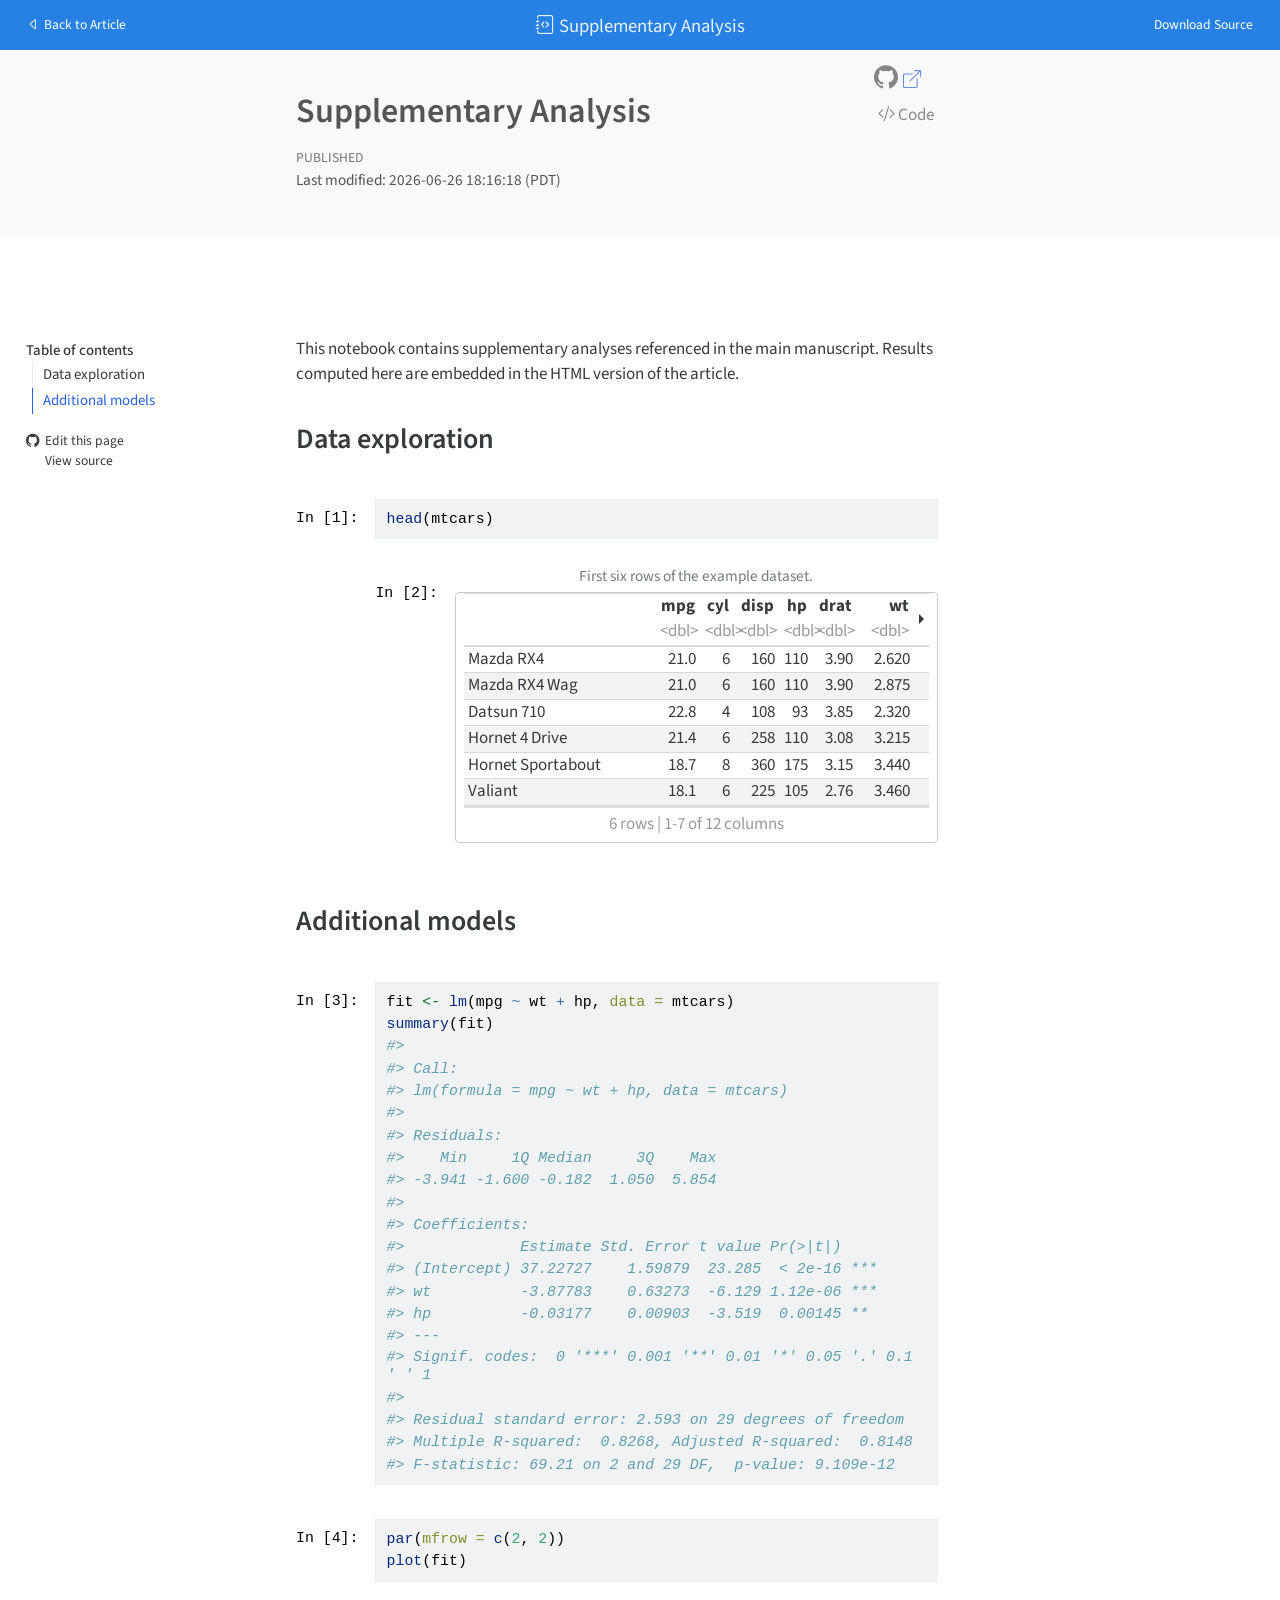
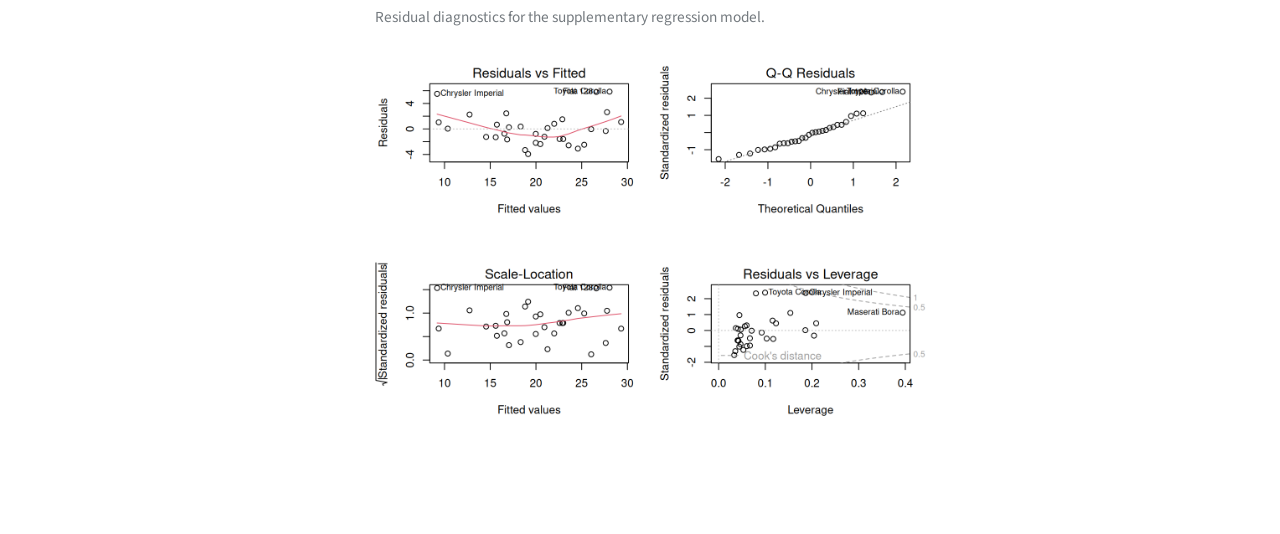
<file: notebooks/supplementary-analysis-preview.html>
<!DOCTYPE html>
<html xmlns="http://www.w3.org/1999/xhtml" lang="en" xml:lang="en"><head>
    <meta charset="utf-8">
    <meta name="generator" content="quarto-1.9.38">

    <meta name="viewport" content="width=device-width, initial-scale=1.0, user-scalable=yes">


    <title>Supplementary Analysis</title>
    <style>
      /* Default styles provided by pandoc.
      ** See https://pandoc.org/MANUAL.html#variables-for-html for config info.
      */
      code{white-space: pre-wrap;}
      span.smallcaps{font-variant: small-caps;}
      div.columns{display: flex; gap: min(4vw, 1.5em);}
      div.column{flex: auto; overflow-x: auto;}
      div.hanging-indent{margin-left: 1.5em; text-indent: -1.5em;}
      ul.task-list{list-style: none;}
      ul.task-list li input[type="checkbox"] {
        width: 0.8em;
        margin: 0 0.8em 0.2em -1em; /* quarto-specific, see https://github.com/quarto-dev/quarto-cli/issues/4556 */ 
        vertical-align: middle;
      }
      /* CSS for syntax highlighting */
      html { -webkit-text-size-adjust: 100%; }
      pre > code.sourceCode { white-space: pre; position: relative; }
      pre > code.sourceCode > span { display: inline-block; line-height: 1.25; }
      pre > code.sourceCode > span:empty { height: 1.2em; }
      .sourceCode { overflow: visible; }
      code.sourceCode > span { color: inherit; text-decoration: inherit; }
      div.sourceCode { margin: 1em 0; }
      pre.sourceCode { margin: 0; }
      @media screen {
      div.sourceCode { overflow: auto; }
      }
      @media print {
      pre > code.sourceCode { white-space: pre-wrap; }
      pre > code.sourceCode > span { text-indent: -5em; padding-left: 5em; }
      }
      pre.numberSource code
        { counter-reset: source-line 0; }
      pre.numberSource code > span
        { position: relative; left: -4em; counter-increment: source-line; }
      pre.numberSource code > span > a:first-child::before
        { content: counter(source-line);
          position: relative; left: -1em; text-align: right; vertical-align: baseline;
          border: none; display: inline-block;
          -webkit-touch-callout: none; -webkit-user-select: none;
          -khtml-user-select: none; -moz-user-select: none;
          -ms-user-select: none; user-select: none;
          padding: 0 4px; width: 4em;
        }
      pre.numberSource { margin-left: 3em;  padding-left: 4px; }
      div.sourceCode
        {   }
      @media screen {
      pre > code.sourceCode > span > a:first-child::before { text-decoration: underline; }
      }
    </style>

    <style>
      body.hypothesis-enabled #quarto-embed-header {
        padding-right: 36px;
      }

      #quarto-embed-header {
        height: 3em;
        width: 100%;
        display: flex;
        justify-content: space-between;
        align-items: center;
        border-bottom: solid 1px;
      }

      #quarto-embed-header h6 {
        font-size: 1.1em;
        padding-top: 0.6em;
        margin-left: 1em;
        margin-right: 1em;
        font-weight: 400;
      }

      #quarto-embed-header a.quarto-back-link,
      #quarto-embed-header a.quarto-download-embed {
        font-size: 0.8em;
        margin-top: 1em;
        margin-bottom: 1em;
        margin-left: 1em;
        margin-right: 1em;
      }

      .quarto-back-container {
        padding-left: 0.5em;
        display: flex;
      }

      .headroom {
          will-change: transform;
          transition: transform 200ms linear;
      }

      .headroom--pinned {
          transform: translateY(0%);
      }

      .headroom--unpinned {
          transform: translateY(-100%);
      }      
    </style>

    <script>
    window.document.addEventListener("DOMContentLoaded", function () {

      var header = window.document.querySelector("#quarto-embed-header");
      const titleBannerEl = window.document.querySelector("body > #title-block-header");
      if (titleBannerEl) {
        titleBannerEl.style.paddingTop = header.clientHeight + "px";
      }
      const contentEl = window.document.getElementById('quarto-content');
      for (const child of contentEl.children) {
        child.style.paddingTop = header.clientHeight + "px";
        child.style.marginTop = "1em";
      }

      // Use the article root if the `back` call doesn't work. This isn't perfect
      // but should typically work
      window.quartoBackToArticle = () => {
        var currentUrl = window.location.href;
        window.history.back();
        setTimeout(() => {
            // if location was not changed in 100 ms, then there is no history back
            if(currentUrl === window.location.href){              
                // redirect to site root
                window.location.href = "../index.html";
            }
        }, 100);
      }

      const headroom = new window.Headroom(header, {
        tolerance: 5,
        onPin: function () {
        },
        onUnpin: function () {
        },
      });
      headroom.init();
    });
    </script>

    
<script src="../site_libs/manuscript-notebook/headroom.min.js"></script>
<script src="../site_libs/clipboard/clipboard.min.js"></script>
<script src="../site_libs/quarto-html/quarto.js" type="module"></script>
<script src="../site_libs/quarto-html/tabsets/tabsets.js" type="module"></script>
<script src="../site_libs/quarto-html/popper.min.js"></script>
<script src="../site_libs/quarto-html/tippy.umd.min.js"></script>
<script src="../site_libs/quarto-html/anchor.min.js"></script>
<link href="../site_libs/quarto-html/tippy.css" rel="stylesheet">
<link href="../site_libs/quarto-html/quarto-syntax-highlighting-c875dbb4c9335aca9cc352e974a4ec92.css" rel="stylesheet" class="quarto-color-scheme" id="quarto-text-highlighting-styles">
<link href="../site_libs/quarto-html/quarto-syntax-highlighting-dark-c875dbb4c9335aca9cc352e974a4ec92.css" rel="stylesheet" class="quarto-color-scheme quarto-color-alternate" id="quarto-text-highlighting-styles">
<link href="../site_libs/quarto-html/quarto-syntax-highlighting-c875dbb4c9335aca9cc352e974a4ec92.css" rel="stylesheet" class="quarto-color-scheme-extra" id="quarto-text-highlighting-styles">
<script src="../site_libs/bootstrap/bootstrap.min.js"></script>
<link href="../site_libs/bootstrap/bootstrap-icons.css" rel="stylesheet">
<link href="../site_libs/bootstrap/bootstrap-bc018232470c792a21d55ba60b0a0cb7.min.css" rel="stylesheet" append-hash="true" class="quarto-color-scheme" id="quarto-bootstrap" data-mode="light">
<link href="../site_libs/bootstrap/bootstrap-dark-ad9184bf8e36a418bfd6f385e3dc18bb.min.css" rel="stylesheet" append-hash="true" class="quarto-color-scheme quarto-color-alternate" id="quarto-bootstrap" data-mode="dark">
<link href="../site_libs/bootstrap/bootstrap-bc018232470c792a21d55ba60b0a0cb7.min.css" rel="stylesheet" append-hash="true" class="quarto-color-scheme-extra" id="quarto-bootstrap" data-mode="light">
<script src="../site_libs/quarto-contrib/glightbox/glightbox.min.js"></script>
<link href="../site_libs/quarto-contrib/glightbox/glightbox.min.css" rel="stylesheet">
<link href="../site_libs/quarto-contrib/glightbox/lightbox.css" rel="stylesheet">
     <link href="../site_libs/pagedtable-1.1/css/pagedtable.css" rel="stylesheet">
<script src="../site_libs/pagedtable-1.1/js/pagedtable.js"></script>  <style>
div.callout-exr.callout {
  border-left-color: #FFA500;
}
div.callout-exr.callout-style-default .callout-header {
  background-color: rgba(255, 165, 0, 0.13);
}
div.callout-exr .callout-toggle::before {  background-image: url('data:image/svg+xml,<svg xmlns="http://www.w3.org/2000/svg" width="16" height="16" fill="rgb(33, 37, 41)" class="bi bi-chevron-down" viewBox="0 0 16 16"><path fill-rule="evenodd" d="M1.646 4.646a.5.5 0 0 1 .708 0L8 10.293l5.646-5.647a.5.5 0 0 1 .708.708l-6 6a.5.5 0 0 1-.708 0l-6-6a.5.5 0 0 1 0-.708z"/></svg>');}
div.callout-exr.callout-style-default .callout-icon::before, div.callout-exr.callout-titled .callout-icon::before {
  background-image: url('data:image/svg+xml,<svg xmlns="http://www.w3.org/2000/svg" width="16" height="16" fill="%23FFA500" class="bi bi-exclamation-triangle" viewBox="0 0 16 16"><path d="M7.938 2.016A.13.13 0 0 1 8.002 2a.13.13 0 0 1 .063.016.146.146 0 0 1 .054.057l6.857 11.667c.036.06.035.124.002.183a.163.163 0 0 1-.054.06.116.116 0 0 1-.066.017H1.146a.115.115 0 0 1-.066-.017.163.163 0 0 1-.054-.06.176.176 0 0 1 .002-.183L7.884 2.073a.147.147 0 0 1 .054-.057zm1.044-.45a1.13 1.13 0 0 0-1.96 0L.165 13.233c-.457.778.091 1.767.98 1.767h13.713c.889 0 1.438-.99.98-1.767L8.982 1.566z"/></svg>');
}
div.callout-lem.callout {
  border-left-color: #1565C0;
}
div.callout-lem.callout-style-default .callout-header {
  background-color: rgba(21, 101, 192, 0.13);
}
div.callout-lem .callout-toggle::before {  background-image: url('data:image/svg+xml,<svg xmlns="http://www.w3.org/2000/svg" width="16" height="16" fill="rgb(33, 37, 41)" class="bi bi-chevron-down" viewBox="0 0 16 16"><path fill-rule="evenodd" d="M1.646 4.646a.5.5 0 0 1 .708 0L8 10.293l5.646-5.647a.5.5 0 0 1 .708.708l-6 6a.5.5 0 0 1-.708 0l-6-6a.5.5 0 0 1 0-.708z"/></svg>');}
div.callout-lem.callout-style-default .callout-icon::before, div.callout-lem.callout-titled .callout-icon::before {
  background-image: url('data:image/svg+xml,<svg xmlns="http://www.w3.org/2000/svg" width="16" height="16" fill="%231565C0" class="bi bi-exclamation-triangle" viewBox="0 0 16 16"><path d="M7.938 2.016A.13.13 0 0 1 8.002 2a.13.13 0 0 1 .063.016.146.146 0 0 1 .054.057l6.857 11.667c.036.06.035.124.002.183a.163.163 0 0 1-.054.06.116.116 0 0 1-.066.017H1.146a.115.115 0 0 1-.066-.017.163.163 0 0 1-.054-.06.176.176 0 0 1 .002-.183L7.884 2.073a.147.147 0 0 1 .054-.057zm1.044-.45a1.13 1.13 0 0 0-1.96 0L.165 13.233c-.457.778.091 1.767.98 1.767h13.713c.889 0 1.438-.99.98-1.767L8.982 1.566z"/></svg>');
}
div.callout-remark.callout {
  border-left-color: #AD1457;
}
div.callout-remark.callout-style-default .callout-header {
  background-color: rgba(173, 20, 87, 0.13);
}
div.callout-remark .callout-toggle::before {  background-image: url('data:image/svg+xml,<svg xmlns="http://www.w3.org/2000/svg" width="16" height="16" fill="rgb(33, 37, 41)" class="bi bi-chevron-down" viewBox="0 0 16 16"><path fill-rule="evenodd" d="M1.646 4.646a.5.5 0 0 1 .708 0L8 10.293l5.646-5.647a.5.5 0 0 1 .708.708l-6 6a.5.5 0 0 1-.708 0l-6-6a.5.5 0 0 1 0-.708z"/></svg>');}
div.callout-remark.callout-style-default .callout-icon::before, div.callout-remark.callout-titled .callout-icon::before {
  background-image: url('data:image/svg+xml,<svg xmlns="http://www.w3.org/2000/svg" width="16" height="16" fill="%23AD1457" class="bi bi-exclamation-triangle" viewBox="0 0 16 16"><path d="M7.938 2.016A.13.13 0 0 1 8.002 2a.13.13 0 0 1 .063.016.146.146 0 0 1 .054.057l6.857 11.667c.036.06.035.124.002.183a.163.163 0 0 1-.054.06.116.116 0 0 1-.066.017H1.146a.115.115 0 0 1-.066-.017.163.163 0 0 1-.054-.06.176.176 0 0 1 .002-.183L7.884 2.073a.147.147 0 0 1 .054-.057zm1.044-.45a1.13 1.13 0 0 0-1.96 0L.165 13.233c-.457.778.091 1.767.98 1.767h13.713c.889 0 1.438-.99.98-1.767L8.982 1.566z"/></svg>');
}
div.callout-proof.callout {
  border-left-color: #37474F;
}
div.callout-proof.callout-style-default .callout-header {
  background-color: rgba(55, 71, 79, 0.13);
}
div.callout-proof .callout-toggle::before {  background-image: url('data:image/svg+xml,<svg xmlns="http://www.w3.org/2000/svg" width="16" height="16" fill="rgb(33, 37, 41)" class="bi bi-chevron-down" viewBox="0 0 16 16"><path fill-rule="evenodd" d="M1.646 4.646a.5.5 0 0 1 .708 0L8 10.293l5.646-5.647a.5.5 0 0 1 .708.708l-6 6a.5.5 0 0 1-.708 0l-6-6a.5.5 0 0 1 0-.708z"/></svg>');}
div.callout-proof.callout-style-default .callout-icon::before, div.callout-proof.callout-titled .callout-icon::before {
  background-image: url('data:image/svg+xml,<svg xmlns="http://www.w3.org/2000/svg" width="16" height="16" fill="%2337474F" class="bi bi-exclamation-triangle" viewBox="0 0 16 16"><path d="M7.938 2.016A.13.13 0 0 1 8.002 2a.13.13 0 0 1 .063.016.146.146 0 0 1 .054.057l6.857 11.667c.036.06.035.124.002.183a.163.163 0 0 1-.054.06.116.116 0 0 1-.066.017H1.146a.115.115 0 0 1-.066-.017.163.163 0 0 1-.054-.06.176.176 0 0 1 .002-.183L7.884 2.073a.147.147 0 0 1 .054-.057zm1.044-.45a1.13 1.13 0 0 0-1.96 0L.165 13.233c-.457.778.091 1.767.98 1.767h13.713c.889 0 1.438-.99.98-1.767L8.982 1.566z"/></svg>');
}
div.callout-cnj.callout {
  border-left-color: #558B2F;
}
div.callout-cnj.callout-style-default .callout-header {
  background-color: rgba(85, 139, 47, 0.13);
}
div.callout-cnj .callout-toggle::before {  background-image: url('data:image/svg+xml,<svg xmlns="http://www.w3.org/2000/svg" width="16" height="16" fill="rgb(33, 37, 41)" class="bi bi-chevron-down" viewBox="0 0 16 16"><path fill-rule="evenodd" d="M1.646 4.646a.5.5 0 0 1 .708 0L8 10.293l5.646-5.647a.5.5 0 0 1 .708.708l-6 6a.5.5 0 0 1-.708 0l-6-6a.5.5 0 0 1 0-.708z"/></svg>');}
div.callout-cnj.callout-style-default .callout-icon::before, div.callout-cnj.callout-titled .callout-icon::before {
  background-image: url('data:image/svg+xml,<svg xmlns="http://www.w3.org/2000/svg" width="16" height="16" fill="%23558B2F" class="bi bi-exclamation-triangle" viewBox="0 0 16 16"><path d="M7.938 2.016A.13.13 0 0 1 8.002 2a.13.13 0 0 1 .063.016.146.146 0 0 1 .054.057l6.857 11.667c.036.06.035.124.002.183a.163.163 0 0 1-.054.06.116.116 0 0 1-.066.017H1.146a.115.115 0 0 1-.066-.017.163.163 0 0 1-.054-.06.176.176 0 0 1 .002-.183L7.884 2.073a.147.147 0 0 1 .054-.057zm1.044-.45a1.13 1.13 0 0 0-1.96 0L.165 13.233c-.457.778.091 1.767.98 1.767h13.713c.889 0 1.438-.99.98-1.767L8.982 1.566z"/></svg>');
}
div.callout-def.callout {
  border-left-color: #1B5E20;
}
div.callout-def.callout-style-default .callout-header {
  background-color: rgba(27, 94, 32, 0.13);
}
div.callout-def .callout-toggle::before {  background-image: url('data:image/svg+xml,<svg xmlns="http://www.w3.org/2000/svg" width="16" height="16" fill="rgb(33, 37, 41)" class="bi bi-chevron-down" viewBox="0 0 16 16"><path fill-rule="evenodd" d="M1.646 4.646a.5.5 0 0 1 .708 0L8 10.293l5.646-5.647a.5.5 0 0 1 .708.708l-6 6a.5.5 0 0 1-.708 0l-6-6a.5.5 0 0 1 0-.708z"/></svg>');}
div.callout-def.callout-style-default .callout-icon::before, div.callout-def.callout-titled .callout-icon::before {
  background-image: url('data:image/svg+xml,<svg xmlns="http://www.w3.org/2000/svg" width="16" height="16" fill="%231B5E20" class="bi bi-exclamation-triangle" viewBox="0 0 16 16"><path d="M7.938 2.016A.13.13 0 0 1 8.002 2a.13.13 0 0 1 .063.016.146.146 0 0 1 .054.057l6.857 11.667c.036.06.035.124.002.183a.163.163 0 0 1-.054.06.116.116 0 0 1-.066.017H1.146a.115.115 0 0 1-.066-.017.163.163 0 0 1-.054-.06.176.176 0 0 1 .002-.183L7.884 2.073a.147.147 0 0 1 .054-.057zm1.044-.45a1.13 1.13 0 0 0-1.96 0L.165 13.233c-.457.778.091 1.767.98 1.767h13.713c.889 0 1.438-.99.98-1.767L8.982 1.566z"/></svg>');
}
div.callout-prp.callout {
  border-left-color: #827717;
}
div.callout-prp.callout-style-default .callout-header {
  background-color: rgba(130, 119, 23, 0.13);
}
div.callout-prp .callout-toggle::before {  background-image: url('data:image/svg+xml,<svg xmlns="http://www.w3.org/2000/svg" width="16" height="16" fill="rgb(33, 37, 41)" class="bi bi-chevron-down" viewBox="0 0 16 16"><path fill-rule="evenodd" d="M1.646 4.646a.5.5 0 0 1 .708 0L8 10.293l5.646-5.647a.5.5 0 0 1 .708.708l-6 6a.5.5 0 0 1-.708 0l-6-6a.5.5 0 0 1 0-.708z"/></svg>');}
div.callout-prp.callout-style-default .callout-icon::before, div.callout-prp.callout-titled .callout-icon::before {
  background-image: url('data:image/svg+xml,<svg xmlns="http://www.w3.org/2000/svg" width="16" height="16" fill="%23827717" class="bi bi-exclamation-triangle" viewBox="0 0 16 16"><path d="M7.938 2.016A.13.13 0 0 1 8.002 2a.13.13 0 0 1 .063.016.146.146 0 0 1 .054.057l6.857 11.667c.036.06.035.124.002.183a.163.163 0 0 1-.054.06.116.116 0 0 1-.066.017H1.146a.115.115 0 0 1-.066-.017.163.163 0 0 1-.054-.06.176.176 0 0 1 .002-.183L7.884 2.073a.147.147 0 0 1 .054-.057zm1.044-.45a1.13 1.13 0 0 0-1.96 0L.165 13.233c-.457.778.091 1.767.98 1.767h13.713c.889 0 1.438-.99.98-1.767L8.982 1.566z"/></svg>');
}
div.callout-cor.callout {
  border-left-color: #00838F;
}
div.callout-cor.callout-style-default .callout-header {
  background-color: rgba(0, 131, 143, 0.13);
}
div.callout-cor .callout-toggle::before {  background-image: url('data:image/svg+xml,<svg xmlns="http://www.w3.org/2000/svg" width="16" height="16" fill="rgb(33, 37, 41)" class="bi bi-chevron-down" viewBox="0 0 16 16"><path fill-rule="evenodd" d="M1.646 4.646a.5.5 0 0 1 .708 0L8 10.293l5.646-5.647a.5.5 0 0 1 .708.708l-6 6a.5.5 0 0 1-.708 0l-6-6a.5.5 0 0 1 0-.708z"/></svg>');}
div.callout-cor.callout-style-default .callout-icon::before, div.callout-cor.callout-titled .callout-icon::before {
  background-image: url('data:image/svg+xml,<svg xmlns="http://www.w3.org/2000/svg" width="16" height="16" fill="%2300838F" class="bi bi-exclamation-triangle" viewBox="0 0 16 16"><path d="M7.938 2.016A.13.13 0 0 1 8.002 2a.13.13 0 0 1 .063.016.146.146 0 0 1 .054.057l6.857 11.667c.036.06.035.124.002.183a.163.163 0 0 1-.054.06.116.116 0 0 1-.066.017H1.146a.115.115 0 0 1-.066-.017.163.163 0 0 1-.054-.06.176.176 0 0 1 .002-.183L7.884 2.073a.147.147 0 0 1 .054-.057zm1.044-.45a1.13 1.13 0 0 0-1.96 0L.165 13.233c-.457.778.091 1.767.98 1.767h13.713c.889 0 1.438-.99.98-1.767L8.982 1.566z"/></svg>');
}
div.callout-exm.callout {
  border-left-color: #6A1B9A;
}
div.callout-exm.callout-style-default .callout-header {
  background-color: rgba(106, 27, 154, 0.13);
}
div.callout-exm .callout-toggle::before {  background-image: url('data:image/svg+xml,<svg xmlns="http://www.w3.org/2000/svg" width="16" height="16" fill="rgb(33, 37, 41)" class="bi bi-chevron-down" viewBox="0 0 16 16"><path fill-rule="evenodd" d="M1.646 4.646a.5.5 0 0 1 .708 0L8 10.293l5.646-5.647a.5.5 0 0 1 .708.708l-6 6a.5.5 0 0 1-.708 0l-6-6a.5.5 0 0 1 0-.708z"/></svg>');}
div.callout-exm.callout-style-default .callout-icon::before, div.callout-exm.callout-titled .callout-icon::before {
  background-image: url('data:image/svg+xml,<svg xmlns="http://www.w3.org/2000/svg" width="16" height="16" fill="%236A1B9A" class="bi bi-exclamation-triangle" viewBox="0 0 16 16"><path d="M7.938 2.016A.13.13 0 0 1 8.002 2a.13.13 0 0 1 .063.016.146.146 0 0 1 .054.057l6.857 11.667c.036.06.035.124.002.183a.163.163 0 0 1-.054.06.116.116 0 0 1-.066.017H1.146a.115.115 0 0 1-.066-.017.163.163 0 0 1-.054-.06.176.176 0 0 1 .002-.183L7.884 2.073a.147.147 0 0 1 .054-.057zm1.044-.45a1.13 1.13 0 0 0-1.96 0L.165 13.233c-.457.778.091 1.767.98 1.767h13.713c.889 0 1.438-.99.98-1.767L8.982 1.566z"/></svg>');
}
div.callout-solution.callout {
  border-left-color: #4E342E;
}
div.callout-solution.callout-style-default .callout-header {
  background-color: rgba(78, 52, 46, 0.13);
}
div.callout-solution .callout-toggle::before {  background-image: url('data:image/svg+xml,<svg xmlns="http://www.w3.org/2000/svg" width="16" height="16" fill="rgb(33, 37, 41)" class="bi bi-chevron-down" viewBox="0 0 16 16"><path fill-rule="evenodd" d="M1.646 4.646a.5.5 0 0 1 .708 0L8 10.293l5.646-5.647a.5.5 0 0 1 .708.708l-6 6a.5.5 0 0 1-.708 0l-6-6a.5.5 0 0 1 0-.708z"/></svg>');}
div.callout-solution.callout-style-default .callout-icon::before, div.callout-solution.callout-titled .callout-icon::before {
  background-image: url('data:image/svg+xml,<svg xmlns="http://www.w3.org/2000/svg" width="16" height="16" fill="%234E342E" class="bi bi-exclamation-triangle" viewBox="0 0 16 16"><path d="M7.938 2.016A.13.13 0 0 1 8.002 2a.13.13 0 0 1 .063.016.146.146 0 0 1 .054.057l6.857 11.667c.036.06.035.124.002.183a.163.163 0 0 1-.054.06.116.116 0 0 1-.066.017H1.146a.115.115 0 0 1-.066-.017.163.163 0 0 1-.054-.06.176.176 0 0 1 .002-.183L7.884 2.073a.147.147 0 0 1 .054-.057zm1.044-.45a1.13 1.13 0 0 0-1.96 0L.165 13.233c-.457.778.091 1.767.98 1.767h13.713c.889 0 1.438-.99.98-1.767L8.982 1.566z"/></svg>');
}
</style>  
        <link rel="stylesheet" href="../styles.css">
      </head>

  <body class="quarto-notebook quarto-light"><script id="quarto-html-before-body" type="application/javascript">
    const toggleBodyColorMode = (bsSheetEl) => {
      const mode = bsSheetEl.getAttribute("data-mode");
      const bodyEl = window.document.querySelector("body");
      if (mode === "dark") {
        bodyEl.classList.add("quarto-dark");
        bodyEl.classList.remove("quarto-light");
      } else {
        bodyEl.classList.add("quarto-light");
        bodyEl.classList.remove("quarto-dark");
      }
    }
    const toggleBodyColorPrimary = () => {
      const bsSheetEl = window.document.querySelector("link#quarto-bootstrap:not([rel=disabled-stylesheet])");
      if (bsSheetEl) {
        toggleBodyColorMode(bsSheetEl);
      }
    }
    const setColorSchemeToggle = (alternate) => {
      const toggles = window.document.querySelectorAll('.quarto-color-scheme-toggle');
      for (let i=0; i < toggles.length; i++) {
        const toggle = toggles[i];
        if (toggle) {
          if (alternate) {
            toggle.classList.add("alternate");
          } else {
            toggle.classList.remove("alternate");
          }
        }
      }
    };
    const toggleColorMode = (alternate) => {
      // Switch the stylesheets
      const primaryStylesheets = window.document.querySelectorAll('link.quarto-color-scheme:not(.quarto-color-alternate)');
      const alternateStylesheets = window.document.querySelectorAll('link.quarto-color-scheme.quarto-color-alternate');
      manageTransitions('#quarto-margin-sidebar .nav-link', false);
      if (alternate) {
        // note: dark is layered on light, we don't disable primary!
        enableStylesheet(alternateStylesheets);
        for (const sheetNode of alternateStylesheets) {
          if (sheetNode.id === "quarto-bootstrap") {
            toggleBodyColorMode(sheetNode);
          }
        }
      } else {
        disableStylesheet(alternateStylesheets);
        enableStylesheet(primaryStylesheets)
        toggleBodyColorPrimary();
      }
      manageTransitions('#quarto-margin-sidebar .nav-link', true);
      // Switch the toggles
      setColorSchemeToggle(alternate)
      // Hack to workaround the fact that safari doesn't
      // properly recolor the scrollbar when toggling (#1455)
      if (navigator.userAgent.indexOf('Safari') > 0 && navigator.userAgent.indexOf('Chrome') == -1) {
        manageTransitions("body", false);
        window.scrollTo(0, 1);
        setTimeout(() => {
          window.scrollTo(0, 0);
          manageTransitions("body", true);
        }, 40);
      }
    }
    const disableStylesheet = (stylesheets) => {
      for (let i=0; i < stylesheets.length; i++) {
        const stylesheet = stylesheets[i];
        stylesheet.rel = 'disabled-stylesheet';
      }
    }
    const enableStylesheet = (stylesheets) => {
      for (let i=0; i < stylesheets.length; i++) {
        const stylesheet = stylesheets[i];
        if(stylesheet.rel !== 'stylesheet') { // for Chrome, which will still FOUC without this check
          stylesheet.rel = 'stylesheet';
        }
      }
    }
    const manageTransitions = (selector, allowTransitions) => {
      const els = window.document.querySelectorAll(selector);
      for (let i=0; i < els.length; i++) {
        const el = els[i];
        if (allowTransitions) {
          el.classList.remove('notransition');
        } else {
          el.classList.add('notransition');
        }
      }
    }
    const isFileUrl = () => {
      return window.location.protocol === 'file:';
    }
    const hasAlternateSentinel = () => {
      let styleSentinel = getColorSchemeSentinel();
      if (styleSentinel !== null) {
        return styleSentinel === "alternate";
      } else {
        return false;
      }
    }
    const setStyleSentinel = (alternate) => {
      const value = alternate ? "alternate" : "default";
      if (!isFileUrl()) {
        window.localStorage.setItem("quarto-color-scheme", value);
      } else {
        localAlternateSentinel = value;
      }
    }
    const getColorSchemeSentinel = () => {
      if (!isFileUrl()) {
        const storageValue = window.localStorage.getItem("quarto-color-scheme");
        return storageValue != null ? storageValue : localAlternateSentinel;
      } else {
        return localAlternateSentinel;
      }
    }
    const toggleGiscusIfUsed = (isAlternate, darkModeDefault) => {
      const baseTheme = document.querySelector('#giscus-base-theme')?.value ?? 'light';
      const alternateTheme = document.querySelector('#giscus-alt-theme')?.value ?? 'dark';
      let newTheme = '';
      if(authorPrefersDark) {
        newTheme = isAlternate ? baseTheme : alternateTheme;
      } else {
        newTheme = isAlternate ? alternateTheme : baseTheme;
      }
      const changeGiscusTheme = () => {
        // From: https://github.com/giscus/giscus/issues/336
        const sendMessage = (message) => {
          const iframe = document.querySelector('iframe.giscus-frame');
          if (!iframe) return;
          iframe.contentWindow.postMessage({ giscus: message }, 'https://giscus.app');
        }
        sendMessage({
          setConfig: {
            theme: newTheme
          }
        });
      }
      const isGiscussLoaded = window.document.querySelector('iframe.giscus-frame') !== null;
      if (isGiscussLoaded) {
        changeGiscusTheme();
      }
    };
    const authorPrefersDark = false;
    const darkModeDefault = authorPrefersDark;
      document.querySelector('link#quarto-text-highlighting-styles.quarto-color-scheme-extra').rel = 'disabled-stylesheet';
      document.querySelector('link#quarto-bootstrap.quarto-color-scheme-extra').rel = 'disabled-stylesheet';
    let localAlternateSentinel = darkModeDefault ? 'alternate' : 'default';
    // Dark / light mode switch
    window.quartoToggleColorScheme = () => {
      // Read the current dark / light value
      let toAlternate = !hasAlternateSentinel();
      toggleColorMode(toAlternate);
      setStyleSentinel(toAlternate);
      toggleGiscusIfUsed(toAlternate, darkModeDefault);
      window.dispatchEvent(new Event('resize'));
    };
    // Switch to dark mode if need be
    if (hasAlternateSentinel()) {
      toggleColorMode(true);
    } else {
      toggleColorMode(false);
    }
  </script>
    <div id="quarto-embed-header" class="headroom fixed-top bg-primary">
      
      <a onclick="window.quartoBackToArticle(); return false;" class="btn btn-primary quarto-back-link" href=""><i class="bi bi-caret-left"></i> Back to Article</a>
      <h6><i class="bi bi-journal-code"></i> Supplementary Analysis</h6>

            <a href="../notebooks/supplementary-analysis.qmd" class="btn btn-primary quarto-download-embed" download="supplementary-analysis.qmd">Download Source</a>
          </div>

     <header id="title-block-header" class="quarto-title-block default toc-left page-columns page-full">
  <div class="quarto-title-banner page-columns page-full">
    <div class="quarto-title column-body">
      <div class="quarto-title-block"><div><h1 class="title">Supplementary Analysis</h1><button type="button" class="btn code-tools-button" id="quarto-code-tools-source"><i class="bi"></i> Code</button></div></div>
          </div>

    
    <div class="quarto-title-meta-container">
      <div class="quarto-title-meta-column-start">
        
        <div class="quarto-title-meta">

                
                <div>
            <div class="quarto-title-meta-heading">Published</div>
            <div class="quarto-title-meta-contents">
              <p class="date">Last modified: 2026-06-26 18:16:18 (PDT)</p>
            </div>
          </div>
          
                
              </div>
      </div>
      <div class="quarto-title-meta-column-end quarto-other-formats-target">
      </div>
    </div>



    <div class="quarto-other-links-text-target">
    </div>  </div>
</header><div id="quarto-content" class="page-columns page-rows-contents page-layout-article toc-left">
<div id="quarto-sidebar-toc-left" class="sidebar toc-left">
  <nav id="TOC" role="doc-toc" class="toc-active">
    <h2 id="toc-title">Table of contents</h2>
   
  <ul>
  <li><a href="#data-exploration" id="toc-data-exploration" class="nav-link active" data-scroll-target="#data-exploration">Data exploration</a></li>
  <li><a href="#additional-models" id="toc-additional-models" class="nav-link" data-scroll-target="#additional-models">Additional models</a></li>
  </ul>
</nav>
</div>
<div id="quarto-margin-sidebar" class="sidebar margin-sidebar zindex-bottom">
</div>
<main class="content quarto-banner-title-block" id="quarto-document-content">        

       <p>This notebook contains supplementary analyses referenced in the main manuscript. Results computed here are embedded in the HTML version of the article.</p>
<section id="data-exploration" class="level2">
<h2 class="anchored" data-anchor-id="data-exploration">Data exploration</h2>
<div class="cell-container"><div class="cell-decorator"><pre>In [1]:</pre></div><div class="cell">
<div class="code-copy-outer-scaffold"><div class="sourceCode cell-code" id="cb1"><pre class="sourceCode r code-with-copy"><code class="sourceCode r"><span id="cb1-1"><a href="#cb1-1" aria-hidden="true" tabindex="-1"></a><span class="fu">head</span>(mtcars)</span></code></pre></div><button title="Copy to Clipboard" class="code-copy-button"><i class="bi"></i></button></div>
<div class="cell-container"><div class="cell-decorator"><pre>In [2]:</pre></div><div id="tbl-data-head" class="cell quarto-float quarto-figure quarto-figure-center anchored">
<figure class="quarto-float quarto-float-tbl figure">
<figcaption class="quarto-float-caption-top quarto-float-caption quarto-float-tbl" id="tbl-data-head-caption-0ceaefa1-69ba-4598-a22c-09a6ac19f8ca">
First six rows of the example dataset.
</figcaption>
<div aria-describedby="tbl-data-head-caption-0ceaefa1-69ba-4598-a22c-09a6ac19f8ca">
<div class="cell-output-display">
<div data-pagedtable="false">
  <script data-pagedtable-source="" type="application/json">
{"columns":[{"label":[""],"name":["_rn_"],"type":[""],"align":["left"]},{"label":["mpg"],"name":[1],"type":["dbl"],"align":["right"]},{"label":["cyl"],"name":[2],"type":["dbl"],"align":["right"]},{"label":["disp"],"name":[3],"type":["dbl"],"align":["right"]},{"label":["hp"],"name":[4],"type":["dbl"],"align":["right"]},{"label":["drat"],"name":[5],"type":["dbl"],"align":["right"]},{"label":["wt"],"name":[6],"type":["dbl"],"align":["right"]},{"label":["qsec"],"name":[7],"type":["dbl"],"align":["right"]},{"label":["vs"],"name":[8],"type":["dbl"],"align":["right"]},{"label":["am"],"name":[9],"type":["dbl"],"align":["right"]},{"label":["gear"],"name":[10],"type":["dbl"],"align":["right"]},{"label":["carb"],"name":[11],"type":["dbl"],"align":["right"]}],"data":[{"1":"21.0","2":"6","3":"160","4":"110","5":"3.90","6":"2.620","7":"16.46","8":"0","9":"1","10":"4","11":"4","_rn_":"Mazda RX4"},{"1":"21.0","2":"6","3":"160","4":"110","5":"3.90","6":"2.875","7":"17.02","8":"0","9":"1","10":"4","11":"4","_rn_":"Mazda RX4 Wag"},{"1":"22.8","2":"4","3":"108","4":"93","5":"3.85","6":"2.320","7":"18.61","8":"1","9":"1","10":"4","11":"1","_rn_":"Datsun 710"},{"1":"21.4","2":"6","3":"258","4":"110","5":"3.08","6":"3.215","7":"19.44","8":"1","9":"0","10":"3","11":"1","_rn_":"Hornet 4 Drive"},{"1":"18.7","2":"8","3":"360","4":"175","5":"3.15","6":"3.440","7":"17.02","8":"0","9":"0","10":"3","11":"2","_rn_":"Hornet Sportabout"},{"1":"18.1","2":"6","3":"225","4":"105","5":"2.76","6":"3.460","7":"20.22","8":"1","9":"0","10":"3","11":"1","_rn_":"Valiant"}],"options":{"columns":{"min":{},"max":[10]},"rows":{"min":[10],"max":[10]},"pages":{}}}
  </script>
</div>
</div>
</div>
</figure>
</div></div>
</div></div>
</section>
<section id="additional-models" class="level2">
<h2 class="anchored" data-anchor-id="additional-models">Additional models</h2>
<div class="cell-container"><div class="cell-decorator"><pre>In [3]:</pre></div><div class="cell">
<div class="code-copy-outer-scaffold"><div class="sourceCode cell-code" id="cb2"><pre class="sourceCode r code-with-copy"><code class="sourceCode r"><span id="cb2-1"><a href="#cb2-1" aria-hidden="true" tabindex="-1"></a>fit <span class="ot">&lt;-</span> <span class="fu">lm</span>(mpg <span class="sc">~</span> wt <span class="sc">+</span> hp, <span class="at">data =</span> mtcars)</span>
<span id="cb2-2"><a href="#cb2-2" aria-hidden="true" tabindex="-1"></a><span class="fu">summary</span>(fit)</span>
<span id="cb2-3"><a href="#cb2-3" aria-hidden="true" tabindex="-1"></a><span class="co">#&gt; </span></span>
<span id="cb2-4"><a href="#cb2-4" aria-hidden="true" tabindex="-1"></a><span class="co">#&gt; Call:</span></span>
<span id="cb2-5"><a href="#cb2-5" aria-hidden="true" tabindex="-1"></a><span class="co">#&gt; lm(formula = mpg ~ wt + hp, data = mtcars)</span></span>
<span id="cb2-6"><a href="#cb2-6" aria-hidden="true" tabindex="-1"></a><span class="co">#&gt; </span></span>
<span id="cb2-7"><a href="#cb2-7" aria-hidden="true" tabindex="-1"></a><span class="co">#&gt; Residuals:</span></span>
<span id="cb2-8"><a href="#cb2-8" aria-hidden="true" tabindex="-1"></a><span class="co">#&gt;    Min     1Q Median     3Q    Max </span></span>
<span id="cb2-9"><a href="#cb2-9" aria-hidden="true" tabindex="-1"></a><span class="co">#&gt; -3.941 -1.600 -0.182  1.050  5.854 </span></span>
<span id="cb2-10"><a href="#cb2-10" aria-hidden="true" tabindex="-1"></a><span class="co">#&gt; </span></span>
<span id="cb2-11"><a href="#cb2-11" aria-hidden="true" tabindex="-1"></a><span class="co">#&gt; Coefficients:</span></span>
<span id="cb2-12"><a href="#cb2-12" aria-hidden="true" tabindex="-1"></a><span class="co">#&gt;             Estimate Std. Error t value Pr(&gt;|t|)    </span></span>
<span id="cb2-13"><a href="#cb2-13" aria-hidden="true" tabindex="-1"></a><span class="co">#&gt; (Intercept) 37.22727    1.59879  23.285  &lt; 2e-16 ***</span></span>
<span id="cb2-14"><a href="#cb2-14" aria-hidden="true" tabindex="-1"></a><span class="co">#&gt; wt          -3.87783    0.63273  -6.129 1.12e-06 ***</span></span>
<span id="cb2-15"><a href="#cb2-15" aria-hidden="true" tabindex="-1"></a><span class="co">#&gt; hp          -0.03177    0.00903  -3.519  0.00145 ** </span></span>
<span id="cb2-16"><a href="#cb2-16" aria-hidden="true" tabindex="-1"></a><span class="co">#&gt; ---</span></span>
<span id="cb2-17"><a href="#cb2-17" aria-hidden="true" tabindex="-1"></a><span class="co">#&gt; Signif. codes:  0 '***' 0.001 '**' 0.01 '*' 0.05 '.' 0.1 ' ' 1</span></span>
<span id="cb2-18"><a href="#cb2-18" aria-hidden="true" tabindex="-1"></a><span class="co">#&gt; </span></span>
<span id="cb2-19"><a href="#cb2-19" aria-hidden="true" tabindex="-1"></a><span class="co">#&gt; Residual standard error: 2.593 on 29 degrees of freedom</span></span>
<span id="cb2-20"><a href="#cb2-20" aria-hidden="true" tabindex="-1"></a><span class="co">#&gt; Multiple R-squared:  0.8268, Adjusted R-squared:  0.8148 </span></span>
<span id="cb2-21"><a href="#cb2-21" aria-hidden="true" tabindex="-1"></a><span class="co">#&gt; F-statistic: 69.21 on 2 and 29 DF,  p-value: 9.109e-12</span></span></code></pre></div><button title="Copy to Clipboard" class="code-copy-button"><i class="bi"></i></button></div>
</div></div>
<div class="cell-container"><div class="cell-decorator"><pre>In [4]:</pre></div><div id="cell-fig-residuals" class="cell">
<div class="code-copy-outer-scaffold"><div class="sourceCode cell-code" id="cb3"><pre class="sourceCode r code-with-copy"><code class="sourceCode r"><span id="cb3-1"><a href="#cb3-1" aria-hidden="true" tabindex="-1"></a><span class="fu">par</span>(<span class="at">mfrow =</span> <span class="fu">c</span>(<span class="dv">2</span>, <span class="dv">2</span>))</span>
<span id="cb3-2"><a href="#cb3-2" aria-hidden="true" tabindex="-1"></a><span class="fu">plot</span>(fit)</span></code></pre></div><button title="Copy to Clipboard" class="code-copy-button"><i class="bi"></i></button></div>
<div class="cell-output-display">
<div id="fig-residuals" class="quarto-float quarto-figure quarto-figure-center anchored">
<figure class="quarto-float quarto-float-fig figure">
<figcaption class="quarto-float-caption-top quarto-float-caption quarto-float-fig" id="fig-residuals-caption-0ceaefa1-69ba-4598-a22c-09a6ac19f8ca">
Residual diagnostics for the supplementary regression model.
</figcaption>
<div aria-describedby="fig-residuals-caption-0ceaefa1-69ba-4598-a22c-09a6ac19f8ca" class="">
<a href="supplementary-analysis_files/figure-html/fig-residuals-1.png" class="lightbox" data-gallery="quarto-lightbox-gallery-1" title="Residual diagnostics for the supplementary regression model."><img src="supplementary-analysis_files/figure-html/fig-residuals-1.png" class="img-fluid figure-img" width="672"></a>
</div>
</figure>
</div>
</div>
</div></div>
<!-- -->

<script>
const theoremLikeClasses = new Set([
  "thm",
  "theorem",
  "lem",
  "lemma",
  "cor",
  "corollary",
  "prp",
  "proposition",
  "cnj",
  "conjecture",
  "def",
  "definition",
  "exm",
  "example",
  "exr",
  "exercise",
  "proof",
  "remark",
  "solution"
]);
const inlineAnchorSeparator = "\u00A0";
const maxAnchorRetryAttempts = 5;
const anchorRetryDelayMs = 50;

const isTheoremLikeDiv = (div) =>
  Array.from(div.classList).some((className) => theoremLikeClasses.has(className));

const addTheoremLikeDivAnchors = () => {
  for (const theoremDiv of window.document.querySelectorAll("div[id]")) {
    if (!isTheoremLikeDiv(theoremDiv)) {
      continue;
    }

    if (!theoremDiv.classList.contains("anchored")) {
      theoremDiv.classList.add("anchored");
    }

    if (!theoremDiv.dataset.anchorId) {
      theoremDiv.dataset.anchorId = theoremDiv.id;
    }
  }
};

const ensureSectionHeadingAnchorAttributes = () => {
  for (const sectionHeading of window.document.querySelectorAll(
    "section[id] > h1, section[id] > h2, section[id] > h3, section[id] > h4, section[id] > h5, section[id] > h6"
  )) {
    if (!sectionHeading.classList.contains("anchored")) {
      sectionHeading.classList.add("anchored");
    }

    if (!sectionHeading.dataset.anchorId) {
      sectionHeading.dataset.anchorId = sectionHeading.parentElement.id;
    }
  }
};

const normalizeInternalAnchorLinkIcons = () => {
  for (const link of window.document.querySelectorAll(
    "a.anchorjs-link, a.quarto-xref"
  )) {
    if (link.classList.contains("quarto-xref")) {
      link.classList.add("no-external");
      link.classList.remove("external");
      continue;
    }

    const href = link.getAttribute("href") || "";
    if (!href.startsWith("#")) {
      continue;
    }

    link.classList.add("no-external");
    link.classList.remove("external");
  }
};

const moveTheoremDivAnchorsInline = () => {
  let hasPendingAnchors = false;

  for (const theoremDiv of window.document.querySelectorAll("div[id]")) {
    if (!isTheoremLikeDiv(theoremDiv)) {
      continue;
    }

    const theoremTitle = theoremDiv.querySelector(".theorem-title");
    if (!theoremTitle) {
      continue;
    }

    const anchorLink = Array.from(
      theoremDiv.querySelectorAll("a.anchorjs-link")
    ).find((link) => {
      const href = link.getAttribute("href") || "";
      return href === `#${theoremDiv.id}` || href.endsWith(`#${theoremDiv.id}`);
    });

    if (anchorLink && anchorLink.parentElement === theoremTitle) {
      continue;
    }

    if (!anchorLink) {
      hasPendingAnchors = true;
      continue;
    }

    anchorLink.classList.remove("external");
    theoremTitle.append(inlineAnchorSeparator);
    theoremTitle.append(anchorLink);
  }

  return hasPendingAnchors;
};

const moveTheoremDivAnchorsInlineWithRetry = (
  attemptsRemaining = maxAnchorRetryAttempts
) => {
  const hasPendingAnchors = moveTheoremDivAnchorsInline();
  if (hasPendingAnchors && attemptsRemaining > 0) {
    window.setTimeout(() => {
      moveTheoremDivAnchorsInlineWithRetry(attemptsRemaining - 1);
    }, anchorRetryDelayMs);
  }
};

if (window.document.readyState === "loading") {
  window.document.addEventListener("DOMContentLoaded", () => {
    addTheoremLikeDivAnchors();
    ensureSectionHeadingAnchorAttributes();
    normalizeInternalAnchorLinkIcons();
    moveTheoremDivAnchorsInlineWithRetry();
  });
} else {
  addTheoremLikeDivAnchors();
  ensureSectionHeadingAnchorAttributes();
  normalizeInternalAnchorLinkIcons();
  moveTheoremDivAnchorsInlineWithRetry();
}

window.addEventListener("load", () => {
  normalizeInternalAnchorLinkIcons();
  moveTheoremDivAnchorsInlineWithRetry();
});
</script>

<script>
const defaultAnchorIconFallback = "#";

function getDefaultAnchorTemplate() {
  const defaultAnchor = document.querySelector("a.anchorjs-link[data-anchorjs-icon]");
  if (!defaultAnchor) {
    return null;
  }

  return {
    icon: defaultAnchor.getAttribute("data-anchorjs-icon"),
    style: defaultAnchor.getAttribute("style")
  };
}

function alignEquationAnchorWithDefault(anchor, template) {
  if (!anchor) {
    return;
  }

  anchor.classList.remove("external");

  if (template && template.icon) {
    anchor.setAttribute("data-anchorjs-icon", template.icon);
    anchor.textContent = "";
  } else if (!anchor.textContent) {
    anchor.textContent = defaultAnchorIconFallback;
  }

  if (template && template.style) {
    anchor.setAttribute("style", template.style);
  } else {
    anchor.removeAttribute("style");
  }
}

function alignEquationAnchorsWithDefault() {
  const template = getDefaultAnchorTemplate();
  document.querySelectorAll("a.equation-anchor").forEach(function (anchor) {
    alignEquationAnchorWithDefault(anchor, template);
  });
}

document.addEventListener("DOMContentLoaded", function () {
  const equations = document.querySelectorAll("span[id^='eq-']");
  equations.forEach(function (equation) {
    if (equation.querySelector(".equation-anchor")) {
      return;
    }

    if (!equation.querySelector(".math.display")) {
      return;
    }

    const id = equation.getAttribute("id");
    if (!id) {
      return;
    }

    equation.classList.add("equation-anchor-target");

    const anchor = document.createElement("a");
    anchor.className = "equation-anchor anchorjs-link";
    anchor.href = "#" + id;
    anchor.setAttribute("aria-label", "Permalink to this equation");
    equation.appendChild(anchor);
  });

  alignEquationAnchorsWithDefault();
});

window.addEventListener("load", alignEquationAnchorsWithDefault);
</script>

<script>
(function () {
  function inject() {
    // toc-actions appended to the TOC nav
    var toc = document.querySelector("nav#TOC");
    if (toc) {
      var el = document.createElement("div");
      el.className = "toc-actions";
      el.innerHTML = "<ul><li><a href=\"https://github.com/d-morrison/qmt/edit/main/notebooks/supplementary-analysis.qmd\" class=\"toc-action\"><i class=\"bi bi-github\"></i>Edit this page</a></li><li><a href=\"https://github.com/d-morrison/qmt/blob/main/notebooks/supplementary-analysis.qmd\" class=\"toc-action\"><i class=\"bi empty\"></i>View source</a></li></ul>";
      toc.appendChild(el);
    }
    // GitHub icon in the title banner
    var banner = document.querySelector(".quarto-title-banner");
    if (banner && !banner.querySelector(".quarto-repo-link")) {
      banner.style.position = "relative";
      var a = document.createElement("a");
      a.href = "https://github.com/d-morrison/qmt";
      a.className = "quarto-repo-link";
      a.setAttribute("aria-label", "GitHub repository");
      a.style.cssText =
        "position:absolute;top:1rem;right:1rem;color:inherit;" +
        "opacity:0.7;font-size:1.4rem;text-decoration:none;line-height:1;";
      a.innerHTML = '<i class="bi bi-github"></i>';
      banner.appendChild(a);
    }
  }
  if (document.readyState === "loading") {
    document.addEventListener("DOMContentLoaded", inject);
  } else {
    inject();
  }
})();
</script>
</section>
     </main>
<!-- /main column -->  <script id="quarto-html-after-body" type="application/javascript">
  window.document.addEventListener("DOMContentLoaded", function (event) {
    // Ensure there is a toggle, if there isn't float one in the top right
    if (window.document.querySelector('.quarto-color-scheme-toggle') === null) {
      const a = window.document.createElement('a');
      a.classList.add('top-right');
      a.classList.add('quarto-color-scheme-toggle');
      a.href = "";
      a.onclick = function() { try { window.quartoToggleColorScheme(); } catch {} return false; };
      const i = window.document.createElement("i");
      i.classList.add('bi');
      a.appendChild(i);
      window.document.body.appendChild(a);
    }
    setColorSchemeToggle(hasAlternateSentinel())
    const icon = "";
    const anchorJS = new window.AnchorJS();
    anchorJS.options = {
      placement: 'right',
      icon: icon
    };
    anchorJS.add('.anchored');
    const isCodeAnnotation = (el) => {
      for (const clz of el.classList) {
        if (clz.startsWith('code-annotation-')) {                     
          return true;
        }
      }
      return false;
    }
    const onCopySuccess = function(e) {
      // button target
      const button = e.trigger;
      // don't keep focus
      button.blur();
      // flash "checked"
      button.classList.add('code-copy-button-checked');
      var currentTitle = button.getAttribute("title");
      button.setAttribute("title", "Copied!");
      let tooltip;
      if (window.bootstrap) {
        button.setAttribute("data-bs-toggle", "tooltip");
        button.setAttribute("data-bs-placement", "left");
        button.setAttribute("data-bs-title", "Copied!");
        tooltip = new bootstrap.Tooltip(button, 
          { trigger: "manual", 
            customClass: "code-copy-button-tooltip",
            offset: [0, -8]});
        tooltip.show();    
      }
      setTimeout(function() {
        if (tooltip) {
          tooltip.hide();
          button.removeAttribute("data-bs-title");
          button.removeAttribute("data-bs-toggle");
          button.removeAttribute("data-bs-placement");
        }
        button.setAttribute("title", currentTitle);
        button.classList.remove('code-copy-button-checked');
      }, 1000);
      // clear code selection
      e.clearSelection();
    }
    const getTextToCopy = function(trigger) {
      const outerScaffold = trigger.parentElement.cloneNode(true);
      const codeEl = outerScaffold.querySelector('code');
      for (const childEl of codeEl.children) {
        if (isCodeAnnotation(childEl)) {
          childEl.remove();
        }
      }
      return codeEl.innerText;
    }
    const clipboard = new window.ClipboardJS('.code-copy-button:not([data-in-quarto-modal])', {
      text: getTextToCopy
    });
    clipboard.on('success', onCopySuccess);
    if (window.document.getElementById('quarto-embedded-source-code-modal')) {
      const clipboardModal = new window.ClipboardJS('.code-copy-button[data-in-quarto-modal]', {
        text: getTextToCopy,
        container: window.document.getElementById('quarto-embedded-source-code-modal')
      });
      clipboardModal.on('success', onCopySuccess);
    }
    const viewSource = window.document.getElementById('quarto-view-source') ||
                       window.document.getElementById('quarto-code-tools-source');
    if (viewSource) {
      const sourceUrl = viewSource.getAttribute("data-quarto-source-url");
      viewSource.addEventListener("click", function(e) {
        if (sourceUrl) {
          // rstudio viewer pane
          if (/\bcapabilities=\b/.test(window.location)) {
            window.open(sourceUrl);
          } else {
            window.location.href = sourceUrl;
          }
        } else {
          const modal = new bootstrap.Modal(document.getElementById('quarto-embedded-source-code-modal'));
          modal.show();
        }
        return false;
      });
    }
    function toggleCodeHandler(show) {
      return function(e) {
        const detailsSrc = window.document.querySelectorAll(".cell > details > .sourceCode");
        for (let i=0; i<detailsSrc.length; i++) {
          const details = detailsSrc[i].parentElement;
          if (show) {
            details.open = true;
          } else {
            details.removeAttribute("open");
          }
        }
        const cellCodeDivs = window.document.querySelectorAll(".cell > .sourceCode");
        const fromCls = show ? "hidden" : "unhidden";
        const toCls = show ? "unhidden" : "hidden";
        for (let i=0; i<cellCodeDivs.length; i++) {
          const codeDiv = cellCodeDivs[i];
          if (codeDiv.classList.contains(fromCls)) {
            codeDiv.classList.remove(fromCls);
            codeDiv.classList.add(toCls);
          } 
        }
        return false;
      }
    }
    const hideAllCode = window.document.getElementById("quarto-hide-all-code");
    if (hideAllCode) {
      hideAllCode.addEventListener("click", toggleCodeHandler(false));
    }
    const showAllCode = window.document.getElementById("quarto-show-all-code");
    if (showAllCode) {
      showAllCode.addEventListener("click", toggleCodeHandler(true));
    }
      var localhostRegex = new RegExp(/^(?:http|https):\/\/localhost\:?[0-9]*\//);
      var mailtoRegex = new RegExp(/^mailto:/);
        var filterRegex = new RegExp('/' + window.location.host + '/');
      var isInternal = (href) => {
          return filterRegex.test(href) || localhostRegex.test(href) || mailtoRegex.test(href);
      }
      // Inspect non-navigation links and adorn them if external
     var links = window.document.querySelectorAll('a[href]:not(.nav-link):not(.navbar-brand):not(.toc-action):not(.sidebar-link):not(.sidebar-item-toggle):not(.pagination-link):not(.no-external):not([aria-hidden]):not(.dropdown-item):not(.quarto-navigation-tool):not(.about-link)');
      for (var i=0; i<links.length; i++) {
        const link = links[i];
        if (!isInternal(link.href)) {
          // undo the damage that might have been done by quarto-nav.js in the case of
          // links that we want to consider external
          if (link.dataset.originalHref !== undefined) {
            link.href = link.dataset.originalHref;
          }
            // default icon
            link.classList.add("external");
        }
      }
    function tippyHover(el, contentFn, onTriggerFn, onUntriggerFn) {
      const config = {
        allowHTML: true,
        maxWidth: 500,
        delay: 100,
        arrow: false,
        appendTo: function(el) {
            return el.parentElement;
        },
        interactive: true,
        interactiveBorder: 10,
        theme: 'quarto',
        placement: 'bottom-start',
      };
      if (contentFn) {
        config.content = contentFn;
      }
      if (onTriggerFn) {
        config.onTrigger = onTriggerFn;
      }
      if (onUntriggerFn) {
        config.onUntrigger = onUntriggerFn;
      }
      window.tippy(el, config); 
    }
    const noterefs = window.document.querySelectorAll('a[role="doc-noteref"]');
    for (var i=0; i<noterefs.length; i++) {
      const ref = noterefs[i];
      tippyHover(ref, function() {
        // use id or data attribute instead here
        let href = ref.getAttribute('data-footnote-href') || ref.getAttribute('href');
        try { href = new URL(href).hash; } catch {}
        const id = href.replace(/^#\/?/, "");
        const note = window.document.getElementById(id);
        if (note) {
          return note.innerHTML;
        } else {
          return "";
        }
      });
    }
    const xrefs = window.document.querySelectorAll('a.quarto-xref');
    const processXRef = (id, note) => {
      // Strip column container classes
      const stripColumnClz = (el) => {
        el.classList.remove("page-full", "page-columns");
        if (el.children) {
          for (const child of el.children) {
            stripColumnClz(child);
          }
        }
      }
      stripColumnClz(note)
      if (id === null || id.startsWith('sec-')) {
        // Special case sections, only their first couple elements
        const container = document.createElement("div");
        if (note.children && note.children.length > 2) {
          container.appendChild(note.children[0].cloneNode(true));
          for (let i = 1; i < note.children.length; i++) {
            const child = note.children[i];
            if (child.tagName === "P" && child.innerText === "") {
              continue;
            } else {
              container.appendChild(child.cloneNode(true));
              break;
            }
          }
          if (window.Quarto?.typesetMath) {
            window.Quarto.typesetMath(container);
          }
          return container.innerHTML
        } else {
          if (window.Quarto?.typesetMath) {
            window.Quarto.typesetMath(note);
          }
          return note.innerHTML;
        }
      } else {
        // Remove any anchor links if they are present
        const anchorLink = note.querySelector('a.anchorjs-link');
        if (anchorLink) {
          anchorLink.remove();
        }
        if (window.Quarto?.typesetMath) {
          window.Quarto.typesetMath(note);
        }
        if (note.classList.contains("callout")) {
          return note.outerHTML;
        } else {
          return note.innerHTML;
        }
      }
    }
    for (var i=0; i<xrefs.length; i++) {
      const xref = xrefs[i];
      tippyHover(xref, undefined, function(instance) {
        instance.disable();
        let url = xref.getAttribute('href');
        let hash = undefined; 
        if (url.startsWith('#')) {
          hash = url;
        } else {
          try { hash = new URL(url).hash; } catch {}
        }
        if (hash) {
          const id = hash.replace(/^#\/?/, "");
          const note = window.document.getElementById(id);
          if (note !== null) {
            try {
              const html = processXRef(id, note.cloneNode(true));
              instance.setContent(html);
            } finally {
              instance.enable();
              instance.show();
            }
          } else {
            // See if we can fetch this
            fetch(url.split('#')[0])
            .then(res => res.text())
            .then(html => {
              const parser = new DOMParser();
              const htmlDoc = parser.parseFromString(html, "text/html");
              const note = htmlDoc.getElementById(id);
              if (note !== null) {
                const html = processXRef(id, note);
                instance.setContent(html);
              } 
            }).finally(() => {
              instance.enable();
              instance.show();
            });
          }
        } else {
          // See if we can fetch a full url (with no hash to target)
          // This is a special case and we should probably do some content thinning / targeting
          fetch(url)
          .then(res => res.text())
          .then(html => {
            const parser = new DOMParser();
            const htmlDoc = parser.parseFromString(html, "text/html");
            const note = htmlDoc.querySelector('main.content');
            if (note !== null) {
              // This should only happen for chapter cross references
              // (since there is no id in the URL)
              // remove the first header
              if (note.children.length > 0 && note.children[0].tagName === "HEADER") {
                note.children[0].remove();
              }
              const html = processXRef(null, note);
              instance.setContent(html);
            } 
          }).finally(() => {
            instance.enable();
            instance.show();
          });
        }
      }, function(instance) {
      });
    }
        let selectedAnnoteEl;
        const selectorForAnnotation = ( cell, annotation) => {
          let cellAttr = 'data-code-cell="' + cell + '"';
          let lineAttr = 'data-code-annotation="' +  annotation + '"';
          const selector = 'span[' + cellAttr + '][' + lineAttr + ']';
          return selector;
        }
        const selectCodeLines = (annoteEl) => {
          const doc = window.document;
          const targetCell = annoteEl.getAttribute("data-target-cell");
          const targetAnnotation = annoteEl.getAttribute("data-target-annotation");
          const annoteSpan = window.document.querySelector(selectorForAnnotation(targetCell, targetAnnotation));
          const lines = annoteSpan.getAttribute("data-code-lines").split(",");
          const lineIds = lines.map((line) => {
            return targetCell + "-" + line;
          })
          let top = null;
          let height = null;
          let parent = null;
          if (lineIds.length > 0) {
              //compute the position of the single el (top and bottom and make a div)
              const el = window.document.getElementById(lineIds[0]);
              top = el.offsetTop;
              height = el.offsetHeight;
              parent = el.parentElement.parentElement;
            if (lineIds.length > 1) {
              const lastEl = window.document.getElementById(lineIds[lineIds.length - 1]);
              const bottom = lastEl.offsetTop + lastEl.offsetHeight;
              height = bottom - top;
            }
            if (top !== null && height !== null && parent !== null) {
              // cook up a div (if necessary) and position it 
              let div = window.document.getElementById("code-annotation-line-highlight");
              if (div === null) {
                div = window.document.createElement("div");
                div.setAttribute("id", "code-annotation-line-highlight");
                div.style.position = 'absolute';
                parent.appendChild(div);
              }
              div.style.top = top - 2 + "px";
              div.style.height = height + 4 + "px";
              div.style.left = 0;
              let gutterDiv = window.document.getElementById("code-annotation-line-highlight-gutter");
              if (gutterDiv === null) {
                gutterDiv = window.document.createElement("div");
                gutterDiv.setAttribute("id", "code-annotation-line-highlight-gutter");
                gutterDiv.style.position = 'absolute';
                const codeCell = window.document.getElementById(targetCell);
                const gutter = codeCell.querySelector('.code-annotation-gutter');
                gutter.appendChild(gutterDiv);
              }
              gutterDiv.style.top = top - 2 + "px";
              gutterDiv.style.height = height + 4 + "px";
            }
            selectedAnnoteEl = annoteEl;
          }
        };
        const unselectCodeLines = () => {
          const elementsIds = ["code-annotation-line-highlight", "code-annotation-line-highlight-gutter"];
          elementsIds.forEach((elId) => {
            const div = window.document.getElementById(elId);
            if (div) {
              div.remove();
            }
          });
          selectedAnnoteEl = undefined;
        };
          // Handle positioning of the toggle
      window.addEventListener(
        "resize",
        throttle(() => {
          elRect = undefined;
          if (selectedAnnoteEl) {
            selectCodeLines(selectedAnnoteEl);
          }
        }, 10)
      );
      function throttle(fn, ms) {
      let throttle = false;
      let timer;
        return (...args) => {
          if(!throttle) { // first call gets through
              fn.apply(this, args);
              throttle = true;
          } else { // all the others get throttled
              if(timer) clearTimeout(timer); // cancel #2
              timer = setTimeout(() => {
                fn.apply(this, args);
                timer = throttle = false;
              }, ms);
          }
        };
      }
        // Attach click handler to the DT
        const annoteDls = window.document.querySelectorAll('dt[data-target-cell]');
        for (const annoteDlNode of annoteDls) {
          annoteDlNode.addEventListener('click', (event) => {
            const clickedEl = event.target;
            if (clickedEl !== selectedAnnoteEl) {
              unselectCodeLines();
              const activeEl = window.document.querySelector('dt[data-target-cell].code-annotation-active');
              if (activeEl) {
                activeEl.classList.remove('code-annotation-active');
              }
              selectCodeLines(clickedEl);
              clickedEl.classList.add('code-annotation-active');
            } else {
              // Unselect the line
              unselectCodeLines();
              clickedEl.classList.remove('code-annotation-active');
            }
          });
        }
    const findCites = (el) => {
      const parentEl = el.parentElement;
      if (parentEl) {
        const cites = parentEl.dataset.cites;
        if (cites) {
          return {
            el,
            cites: cites.split(' ')
          };
        } else {
          return findCites(el.parentElement)
        }
      } else {
        return undefined;
      }
    };
    var bibliorefs = window.document.querySelectorAll('a[role="doc-biblioref"]');
    for (var i=0; i<bibliorefs.length; i++) {
      const ref = bibliorefs[i];
      const citeInfo = findCites(ref);
      if (citeInfo) {
        tippyHover(citeInfo.el, function() {
          var popup = window.document.createElement('div');
          citeInfo.cites.forEach(function(cite) {
            var citeDiv = window.document.createElement('div');
            citeDiv.classList.add('hanging-indent');
            citeDiv.classList.add('csl-entry');
            var biblioDiv = window.document.getElementById('ref-' + cite);
            if (biblioDiv) {
              citeDiv.innerHTML = biblioDiv.innerHTML;
            }
            popup.appendChild(citeDiv);
          });
          return popup.innerHTML;
        });
      }
    }
  });
  </script><div class="modal fade" id="quarto-embedded-source-code-modal" tabindex="-1" aria-labelledby="quarto-embedded-source-code-modal-label" aria-hidden="true"><div class="modal-dialog modal-dialog-scrollable"><div class="modal-content"><div class="modal-header"><h5 class="modal-title" id="quarto-embedded-source-code-modal-label">Source Code</h5><button class="btn-close" data-bs-dismiss="modal"></button></div><div class="modal-body"><div class="">
<div class="code-copy-outer-scaffold"><div class="sourceCode" id="cb4" data-shortcodes="false"><pre class="sourceCode markdown code-with-copy"><code class="sourceCode markdown"><span id="cb4-1"><a href="#cb4-1" aria-hidden="true" tabindex="-1"></a><span class="co">---</span></span>
<span id="cb4-2"><a href="#cb4-2" aria-hidden="true" tabindex="-1"></a><span class="an">title:</span><span class="co"> "Supplementary Analysis"</span></span>
<span id="cb4-3"><a href="#cb4-3" aria-hidden="true" tabindex="-1"></a><span class="co">---</span></span>
<span id="cb4-4"><a href="#cb4-4" aria-hidden="true" tabindex="-1"></a></span>
<span id="cb4-5"><a href="#cb4-5" aria-hidden="true" tabindex="-1"></a>This notebook contains supplementary analyses referenced in the main</span>
<span id="cb4-6"><a href="#cb4-6" aria-hidden="true" tabindex="-1"></a>manuscript. Results computed here are embedded in the HTML version of</span>
<span id="cb4-7"><a href="#cb4-7" aria-hidden="true" tabindex="-1"></a>the article.</span>
<span id="cb4-8"><a href="#cb4-8" aria-hidden="true" tabindex="-1"></a></span>
<span id="cb4-9"><a href="#cb4-9" aria-hidden="true" tabindex="-1"></a><span class="fu">## Data exploration</span></span>
<span id="cb4-10"><a href="#cb4-10" aria-hidden="true" tabindex="-1"></a></span>
<span id="cb4-13"><a href="#cb4-13" aria-hidden="true" tabindex="-1"></a><span class="in">```{r}</span></span>
<span id="cb4-14"><a href="#cb4-14" aria-hidden="true" tabindex="-1"></a><span class="co">#| label: tbl-data-head</span></span>
<span id="cb4-15"><a href="#cb4-15" aria-hidden="true" tabindex="-1"></a><span class="co">#| tbl-cap: "First six rows of the example dataset."</span></span>
<span id="cb4-16"><a href="#cb4-16" aria-hidden="true" tabindex="-1"></a><span class="fu">head</span>(mtcars)</span>
<span id="cb4-17"><a href="#cb4-17" aria-hidden="true" tabindex="-1"></a><span class="in">```</span></span>
<span id="cb4-18"><a href="#cb4-18" aria-hidden="true" tabindex="-1"></a></span>
<span id="cb4-19"><a href="#cb4-19" aria-hidden="true" tabindex="-1"></a><span class="fu">## Additional models</span></span>
<span id="cb4-20"><a href="#cb4-20" aria-hidden="true" tabindex="-1"></a></span>
<span id="cb4-23"><a href="#cb4-23" aria-hidden="true" tabindex="-1"></a><span class="in">```{r}</span></span>
<span id="cb4-24"><a href="#cb4-24" aria-hidden="true" tabindex="-1"></a><span class="co">#| label: supplementary-model</span></span>
<span id="cb4-25"><a href="#cb4-25" aria-hidden="true" tabindex="-1"></a>fit <span class="ot">&lt;-</span> <span class="fu">lm</span>(mpg <span class="sc">~</span> wt <span class="sc">+</span> hp, <span class="at">data =</span> mtcars)</span>
<span id="cb4-26"><a href="#cb4-26" aria-hidden="true" tabindex="-1"></a><span class="fu">summary</span>(fit)</span>
<span id="cb4-27"><a href="#cb4-27" aria-hidden="true" tabindex="-1"></a><span class="in">```</span></span>
<span id="cb4-28"><a href="#cb4-28" aria-hidden="true" tabindex="-1"></a></span>
<span id="cb4-31"><a href="#cb4-31" aria-hidden="true" tabindex="-1"></a><span class="in">```{r}</span></span>
<span id="cb4-32"><a href="#cb4-32" aria-hidden="true" tabindex="-1"></a><span class="co">#| label: fig-residuals</span></span>
<span id="cb4-33"><a href="#cb4-33" aria-hidden="true" tabindex="-1"></a><span class="co">#| fig-cap: "Residual diagnostics for the supplementary regression model."</span></span>
<span id="cb4-34"><a href="#cb4-34" aria-hidden="true" tabindex="-1"></a><span class="fu">par</span>(<span class="at">mfrow =</span> <span class="fu">c</span>(<span class="dv">2</span>, <span class="dv">2</span>))</span>
<span id="cb4-35"><a href="#cb4-35" aria-hidden="true" tabindex="-1"></a><span class="fu">plot</span>(fit)</span>
<span id="cb4-36"><a href="#cb4-36" aria-hidden="true" tabindex="-1"></a><span class="in">```</span></span>
</code></pre></div><button title="Copy to Clipboard" class="code-copy-button" data-in-quarto-modal=""><i class="bi"></i></button></div>
</div></div></div></div></div>  </div> <!-- /content -->  <script>var lightboxQuarto = GLightbox({"closeEffect":"zoom","descPosition":"bottom","loop":false,"openEffect":"zoom","selector":".lightbox"});
(function() {
  let previousOnload = window.onload;
  window.onload = () => {
    if (previousOnload) {
      previousOnload();
    }
    lightboxQuarto.on('slide_before_load', (data) => {
      const { slideIndex, slideNode, slideConfig, player, trigger } = data;
      const href = trigger.getAttribute('href');
      if (href !== null) {
        const imgEl = window.document.querySelector(`a[href="${href}"] img`);
        if (imgEl !== null) {
          const srcAttr = imgEl.getAttribute("src");
          if (srcAttr && srcAttr.startsWith("data:")) {
            slideConfig.href = srcAttr;
          }
        }
      } 
    });
  
    lightboxQuarto.on('slide_after_load', (data) => {
      const { slideIndex, slideNode, slideConfig, player, trigger } = data;
      if (window.Quarto?.typesetMath) {
        window.Quarto.typesetMath(slideNode);
      }
    });
  
  };
  
})();
          </script> 
  
</body></html>
</file>
<file: site_libs/quarto-html/tippy.css>
.tippy-box[data-animation=fade][data-state=hidden]{opacity:0}[data-tippy-root]{max-width:calc(100vw - 10px)}.tippy-box{position:relative;background-color:#333;color:#fff;border-radius:4px;font-size:14px;line-height:1.4;white-space:normal;outline:0;transition-property:transform,visibility,opacity}.tippy-box[data-placement^=top]>.tippy-arrow{bottom:0}.tippy-box[data-placement^=top]>.tippy-arrow:before{bottom:-7px;left:0;border-width:8px 8px 0;border-top-color:initial;transform-origin:center top}.tippy-box[data-placement^=bottom]>.tippy-arrow{top:0}.tippy-box[data-placement^=bottom]>.tippy-arrow:before{top:-7px;left:0;border-width:0 8px 8px;border-bottom-color:initial;transform-origin:center bottom}.tippy-box[data-placement^=left]>.tippy-arrow{right:0}.tippy-box[data-placement^=left]>.tippy-arrow:before{border-width:8px 0 8px 8px;border-left-color:initial;right:-7px;transform-origin:center left}.tippy-box[data-placement^=right]>.tippy-arrow{left:0}.tippy-box[data-placement^=right]>.tippy-arrow:before{left:-7px;border-width:8px 8px 8px 0;border-right-color:initial;transform-origin:center right}.tippy-box[data-inertia][data-state=visible]{transition-timing-function:cubic-bezier(.54,1.5,.38,1.11)}.tippy-arrow{width:16px;height:16px;color:#333}.tippy-arrow:before{content:"";position:absolute;border-color:transparent;border-style:solid}.tippy-content{position:relative;padding:5px 9px;z-index:1}
</file>
<file: site_libs/quarto-html/quarto-syntax-highlighting-c875dbb4c9335aca9cc352e974a4ec92.css>
/* quarto syntax highlight colors */
:root {
  --quarto-hl-al-color: #ff0000;
  --quarto-hl-an-color: #60a0b0;
  --quarto-hl-at-color: #7d9029;
  --quarto-hl-bn-color: #40a070;
  --quarto-hl-bu-color: #008000;
  --quarto-hl-ch-color: #4070a0;
  --quarto-hl-co-color: #60a0b0;
  --quarto-hl-cv-color: #60a0b0;
  --quarto-hl-cn-color: #880000;
  --quarto-hl-cf-color: #007020;
  --quarto-hl-dt-color: #902000;
  --quarto-hl-dv-color: #40a070;
  --quarto-hl-do-color: #ba2121;
  --quarto-hl-er-color: #ff0000;
  --quarto-hl-ex-color: inherit;
  --quarto-hl-fl-color: #40a070;
  --quarto-hl-fu-color: #06287e;
  --quarto-hl-im-color: #008000;
  --quarto-hl-in-color: #60a0b0;
  --quarto-hl-kw-color: #007020;
  --quarto-hl-op-color: #666666;
  --quarto-hl-ot-color: #007020;
  --quarto-hl-pp-color: #bc7a00;
  --quarto-hl-sc-color: #4070a0;
  --quarto-hl-ss-color: #bb6688;
  --quarto-hl-st-color: #4070a0;
  --quarto-hl-va-color: #19177c;
  --quarto-hl-vs-color: #4070a0;
  --quarto-hl-wa-color: #60a0b0;
}

/* other quarto variables */
:root {
  --quarto-font-monospace: SFMono-Regular, Menlo, Monaco, Consolas, "Liberation Mono", "Courier New", monospace;
}

/* syntax highlight based on Pandoc's rules */
/* Alert */
code span.al {
  color: #ff0000;
  font-weight: bold;
  font-style: inherit;
}

/* Annotation */
code span.an {
  color: #60a0b0;
  font-weight: bold;
  font-style: italic;
}

/* Attribute */
code span.at {
  color: #7d9029;
  font-style: inherit;
}

/* BaseN */
code span.bn {
  color: #40a070;
  font-style: inherit;
}

/* BuiltIn */
code span.bu {
  color: #008000;
  font-style: inherit;
}

/* ControlFlow */
code span.cf {
  color: #007020;
  font-weight: bold;
  font-style: inherit;
}

/* Char */
code span.ch {
  color: #4070a0;
  font-style: inherit;
}

/* Constant */
code span.cn {
  color: #880000;
  font-style: inherit;
}

/* Comment */
code span.co {
  color: #60a0b0;
  font-style: italic;
}

/* CommentVar */
code span.cv {
  color: #60a0b0;
  font-weight: bold;
  font-style: italic;
}

/* Documentation */
code span.do {
  color: #ba2121;
  font-style: italic;
}

/* DataType */
code span.dt {
  color: #902000;
  font-style: inherit;
}

/* DecVal */
code span.dv {
  color: #40a070;
  font-style: inherit;
}

/* Error */
code span.er {
  color: #ff0000;
  font-weight: bold;
  font-style: inherit;
}

/* Extension */
code span.ex {
  font-style: inherit;
}

/* Float */
code span.fl {
  color: #40a070;
  font-style: inherit;
}

/* Function */
code span.fu {
  color: #06287e;
  font-style: inherit;
}

/* Import */
code span.im {
  color: #008000;
  font-weight: bold;
  font-style: inherit;
}

/* Information */
code span.in {
  color: #60a0b0;
  font-weight: bold;
  font-style: italic;
}

/* Keyword */
code span.kw {
  color: #007020;
  font-weight: bold;
  font-style: inherit;
}

/* Operator */
code span.op {
  color: #666666;
  font-style: inherit;
}

/* Other */
code span.ot {
  color: #007020;
  font-style: inherit;
}

/* Preprocessor */
code span.pp {
  color: #bc7a00;
  font-style: inherit;
}

/* SpecialChar */
code span.sc {
  color: #4070a0;
  font-style: inherit;
}

/* SpecialString */
code span.ss {
  color: #bb6688;
  font-style: inherit;
}

/* String */
code span.st {
  color: #4070a0;
  font-style: inherit;
}

/* Variable */
code span.va {
  color: #19177c;
  font-style: inherit;
}

/* VerbatimString */
code span.vs {
  color: #4070a0;
  font-style: inherit;
}

/* Warning */
code span.wa {
  color: #60a0b0;
  font-weight: bold;
  font-style: italic;
}

.prevent-inlining {
  content: "</";
}

/*# sourceMappingURL=8e1d9719d847820ce541eafd2c708c9e.css.map */
</file>
<file: site_libs/quarto-html/quarto-syntax-highlighting-dark-c875dbb4c9335aca9cc352e974a4ec92.css>
/* quarto syntax highlight colors */
:root {
  --quarto-hl-al-color: #ff0000;
  --quarto-hl-an-color: #60a0b0;
  --quarto-hl-at-color: #7d9029;
  --quarto-hl-bn-color: #40a070;
  --quarto-hl-bu-color: #008000;
  --quarto-hl-ch-color: #4070a0;
  --quarto-hl-co-color: #60a0b0;
  --quarto-hl-cv-color: #60a0b0;
  --quarto-hl-cn-color: #880000;
  --quarto-hl-cf-color: #007020;
  --quarto-hl-dt-color: #902000;
  --quarto-hl-dv-color: #40a070;
  --quarto-hl-do-color: #ba2121;
  --quarto-hl-er-color: #ff0000;
  --quarto-hl-ex-color: inherit;
  --quarto-hl-fl-color: #40a070;
  --quarto-hl-fu-color: #06287e;
  --quarto-hl-im-color: #008000;
  --quarto-hl-in-color: #60a0b0;
  --quarto-hl-kw-color: #007020;
  --quarto-hl-op-color: #666666;
  --quarto-hl-ot-color: #007020;
  --quarto-hl-pp-color: #bc7a00;
  --quarto-hl-sc-color: #4070a0;
  --quarto-hl-ss-color: #bb6688;
  --quarto-hl-st-color: #4070a0;
  --quarto-hl-va-color: #19177c;
  --quarto-hl-vs-color: #4070a0;
  --quarto-hl-wa-color: #60a0b0;
}

/* other quarto variables */
:root {
  --quarto-font-monospace: SFMono-Regular, Menlo, Monaco, Consolas, "Liberation Mono", "Courier New", monospace;
}

/* syntax highlight based on Pandoc's rules */
/* Alert */
code span.al {
  color: #ff0000;
  font-weight: bold;
  font-style: inherit;
}

/* Annotation */
code span.an {
  color: #60a0b0;
  font-weight: bold;
  font-style: italic;
}

/* Attribute */
code span.at {
  color: #7d9029;
  font-style: inherit;
}

/* BaseN */
code span.bn {
  color: #40a070;
  font-style: inherit;
}

/* BuiltIn */
code span.bu {
  color: #008000;
  font-style: inherit;
}

/* ControlFlow */
code span.cf {
  color: #007020;
  font-weight: bold;
  font-style: inherit;
}

/* Char */
code span.ch {
  color: #4070a0;
  font-style: inherit;
}

/* Constant */
code span.cn {
  color: #880000;
  font-style: inherit;
}

/* Comment */
code span.co {
  color: #60a0b0;
  font-style: italic;
}

/* CommentVar */
code span.cv {
  color: #60a0b0;
  font-weight: bold;
  font-style: italic;
}

/* Documentation */
code span.do {
  color: #ba2121;
  font-style: italic;
}

/* DataType */
code span.dt {
  color: #902000;
  font-style: inherit;
}

/* DecVal */
code span.dv {
  color: #40a070;
  font-style: inherit;
}

/* Error */
code span.er {
  color: #ff0000;
  font-weight: bold;
  font-style: inherit;
}

/* Extension */
code span.ex {
  font-style: inherit;
}

/* Float */
code span.fl {
  color: #40a070;
  font-style: inherit;
}

/* Function */
code span.fu {
  color: #06287e;
  font-style: inherit;
}

/* Import */
code span.im {
  color: #008000;
  font-weight: bold;
  font-style: inherit;
}

/* Information */
code span.in {
  color: #60a0b0;
  font-weight: bold;
  font-style: italic;
}

/* Keyword */
code span.kw {
  color: #007020;
  font-weight: bold;
  font-style: inherit;
}

/* Operator */
code span.op {
  color: #666666;
  font-style: inherit;
}

/* Other */
code span.ot {
  color: #007020;
  font-style: inherit;
}

/* Preprocessor */
code span.pp {
  color: #bc7a00;
  font-style: inherit;
}

/* SpecialChar */
code span.sc {
  color: #4070a0;
  font-style: inherit;
}

/* SpecialString */
code span.ss {
  color: #bb6688;
  font-style: inherit;
}

/* String */
code span.st {
  color: #4070a0;
  font-style: inherit;
}

/* Variable */
code span.va {
  color: #19177c;
  font-style: inherit;
}

/* VerbatimString */
code span.vs {
  color: #4070a0;
  font-style: inherit;
}

/* Warning */
code span.wa {
  color: #60a0b0;
  font-weight: bold;
  font-style: italic;
}

.prevent-inlining {
  content: "</";
}

/*# sourceMappingURL=8e1d9719d847820ce541eafd2c708c9e.css.map */
</file>
<file: site_libs/pagedtable-1.1/css/pagedtable.css>
.pagedtable {
  overflow: auto;
  padding-left: 8px;
  padding-right: 8px;
}

.pagedtable-wrapper {
  border: 1px solid #ccc;
  border-radius: 4px;
  margin-bottom: 10px;
}

.pagedtable table {
  width: 100%;
  max-width: 100%;
  margin: 0;
}

.pagedtable th {
  padding: 0 5px 0 5px;
  border: none;
  border-bottom: 2px solid #dddddd;

  min-width: 45px;
}

.pagedtable-empty th {
  display: none;
}

.pagedtable td {
  padding: 0 4px 0 4px;
}

.pagedtable .even {
  background-color: rgba(140, 140, 140, 0.1);
}

.pagedtable-padding-col {
  display: none;
}

.pagedtable a {
  -webkit-touch-callout: none;
  -webkit-user-select: none;
  -khtml-user-select: none;
  -moz-user-select: none;
  -ms-user-select: none;
  user-select: none;
}

.pagedtable-index-nav {
  cursor: pointer;
  padding: 0 5px 0 5px;
  float: right;
  border: 0;
}

.pagedtable-index-nav-disabled {
  cursor: default;
  text-decoration: none;
  color: #999;
}

a.pagedtable-index-nav-disabled:hover {
  text-decoration: none;
  color: #999;
}

.pagedtable-indexes {
  cursor: pointer;
  float: right;
  border: 0;
}

.pagedtable-index-current {
  cursor: default;
  text-decoration: none;
  font-weight: bold;
  color: #333;
  border: 0;
}

a.pagedtable-index-current:hover {
  text-decoration: none;
  font-weight: bold;
  color: #333;
}

.pagedtable-index {
  width: 30px;
  display: inline-block;
  text-align: center;
  border: 0;
}

.pagedtable-index-separator-left {
  display: inline-block;
  color: #333;
  font-size: 9px;
  padding: 0 0 0 0;
  cursor: default;
}

.pagedtable-index-separator-right {
  display: inline-block;
  color: #333;
  font-size: 9px;
  padding: 0 4px 0 0;
  cursor: default;
}

.pagedtable-footer {
  padding-top: 4px;
  padding-bottom: 5px;
}

.pagedtable-not-empty .pagedtable-footer {
  border-top: 2px solid #dddddd;
}

.pagedtable-info {
  overflow: hidden;
  color: #999;
  white-space: nowrap;
  text-overflow: ellipsis;
}

.pagedtable-header-name {
  overflow: hidden;
  text-overflow: ellipsis;
}

.pagedtable-header-type {
  color: #999;
  font-weight: 400;
}

.pagedtable-na-cell {
  font-style: italic;
  opacity: 0.3;
}
</file>
<file: styles.css>
/* Custom styles for your Quarto manuscript */

/* Add your custom CSS here to override default styles */

/* Example: Customize heading colors */
/*
h1 {
  color: #2c3e50;
}

h2 {
  color: #34495e;
}
*/

/* Example: Add custom margin to paragraphs */
/*
p {
  margin-bottom: 1.2em;
}
*/

/* Example: Style code blocks */
/*
pre {
  background-color: #f6f8fa;
  border-radius: 6px;
  padding: 16px;
}
*/

/* Example: Customize callout boxes */
/*
.callout {
  border-left: 4px solid #007bff;
  padding-left: 1em;
}
*/

/* PR Preview Feature Styles */

/* Preview combined banner (replaces both file-level and content-level banners) */
.preview-combined-banner {
  background-color: #fff3cd;
  border-left: 4px solid #ffc107;
  padding: 12px 16px;
  margin-bottom: 20px;
  border-radius: 4px;
  font-size: 14px;
}

.preview-combined-banner a {
  color: #0066cc;
  text-decoration: underline;
  font-weight: 600;
}

.preview-combined-banner a:hover {
  color: #0052a3;
}

/* Dark mode support for combined banner */
body.quarto-dark .preview-combined-banner {
  background-color: #3d3d00;
  border-left-color: #ffeb3b;
  color: #ffd700;
}

body.quarto-dark .preview-combined-banner a {
  color: #64b5f6;
}

body.quarto-dark .preview-combined-banner a:hover {
  color: #90caf9;
}

/* Legacy banner styles (kept for backward compatibility) */
.preview-changed-banner {
  background-color: #fff3cd;
  border-left: 4px solid #ffc107;
  padding: 12px 16px;
  margin-bottom: 20px;
  border-radius: 4px;
  font-size: 14px;
}

/* Dark mode support for legacy preview banner */
body.quarto-dark .preview-changed-banner {
  background-color: #3d3d00;
  border-left-color: #ffeb3b;
  color: #ffd700;
}

.preview-content-changed-notice {
  background-color: #e7f3ff;
  border-left: 4px solid #2196F3;
  padding: 12px 16px;
  margin-bottom: 20px;
  border-radius: 4px;
  font-size: 14px;
}

/* Dark mode support for content change notice */
body.quarto-dark .preview-content-changed-notice {
  background-color: #1a3a52;
  border-left-color: #64b5f6;
  color: #90caf9;
}

/* Inline text highlighting for changed content */
mark.preview-text-changed {
  background-color: #ffeb3b;
  border-bottom: 2px solid #ffc107;
  padding: 2px 4px;
  border-radius: 3px;
  font-weight: 500;
}

mark.preview-text-added {
  background-color: #a5d6a7;
  border-bottom: 2px solid #66bb6a;
  padding: 2px 4px;
  border-radius: 3px;
  font-weight: 500;
}

mark.preview-element-added {
  background-color: #bbdefb;
  border-left: 4px solid #42a5f5;
  padding-left: 8px;
  display: inline;
  font-weight: 500;
}

/* Dark mode support for inline highlights */
body.quarto-dark mark.preview-text-changed {
  background-color: #fdd835;
  border-bottom-color: #fbc02d;
  color: #000;
}

body.quarto-dark mark.preview-text-added {
  background-color: #66bb6a;
  border-bottom-color: #43a047;
  color: #000;
}

body.quarto-dark mark.preview-element-added {
  background-color: #42a5f5;
  border-left-color: #1e88e5;
  color: #000;
}

/* Home page banner for changed sections */
.preview-home-changes-banner {
  background-color: #e3f2fd;
  border-left: 4px solid #2196F3;
  padding: 12px 16px;
  margin-bottom: 20px;
  border-radius: 4px;
  font-size: 14px;
}

.preview-home-changes-banner a {
  color: #1976d2;
  text-decoration: underline;
  font-weight: 600;
  margin-right: 4px;
}

.preview-home-changes-banner a:hover {
  color: #0d47a1;
}

/* Dark mode support for home banner */
body.quarto-dark .preview-home-changes-banner {
  background-color: #0d47a1;
  border-left-color: #64b5f6;
  color: #e3f2fd;
}

body.quarto-dark .preview-home-changes-banner a {
  color: #90caf9;
}

body.quarto-dark .preview-home-changes-banner a:hover {
  color: #bbdefb;
}

/* Inline code styling for dark mode */
body.quarto-dark code:not(pre > code) {
  background-color: #404040;
  color: #e6e6e6;
}

.equation-anchor-target {
  --equation-anchor-offset: 1.2rem;
  position: relative;
  display: block;
}

.equation-anchor {
  position: absolute;
  right: calc(-1 * var(--equation-anchor-offset));
  top: 50%;
  transform: translateY(-50%);
  text-decoration: none;
  opacity: 0.7;
  font-size: 0.9em;
}

.equation-anchor:hover {
  opacity: 1;
}
</file>
